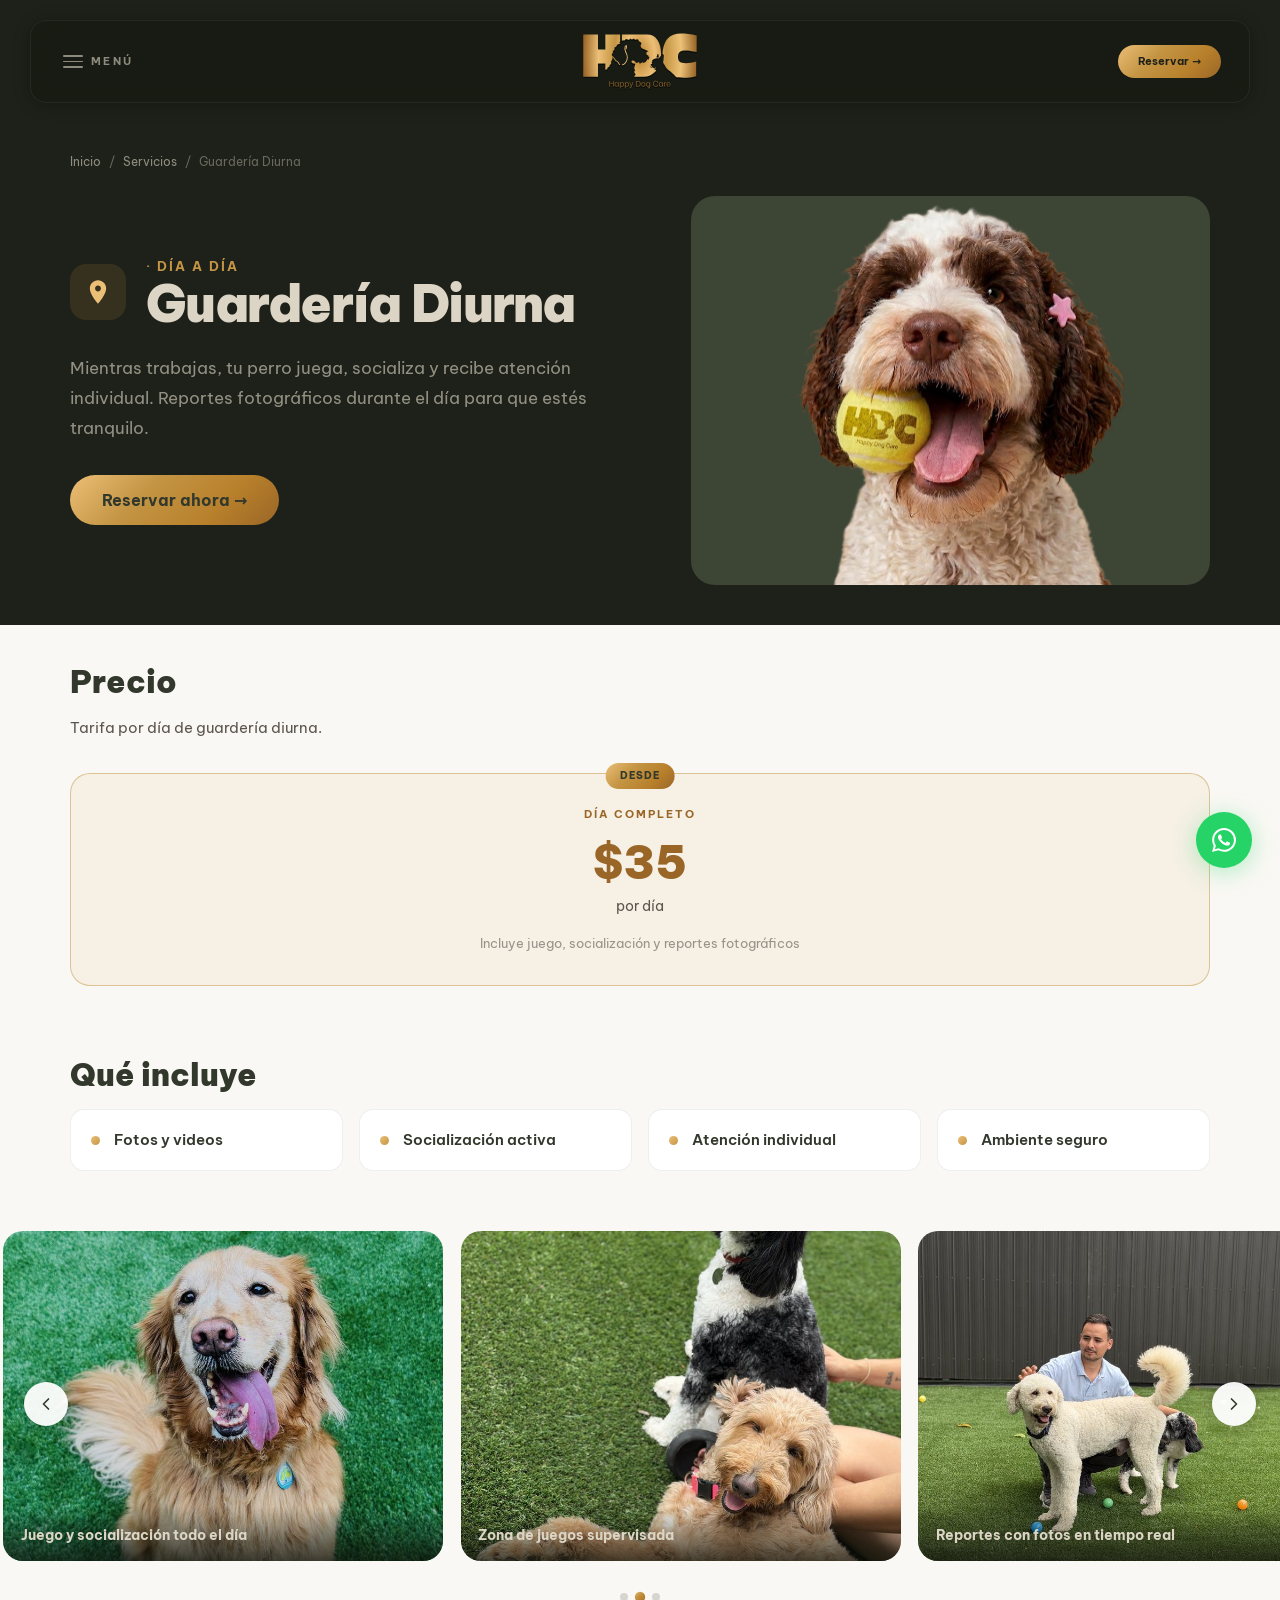
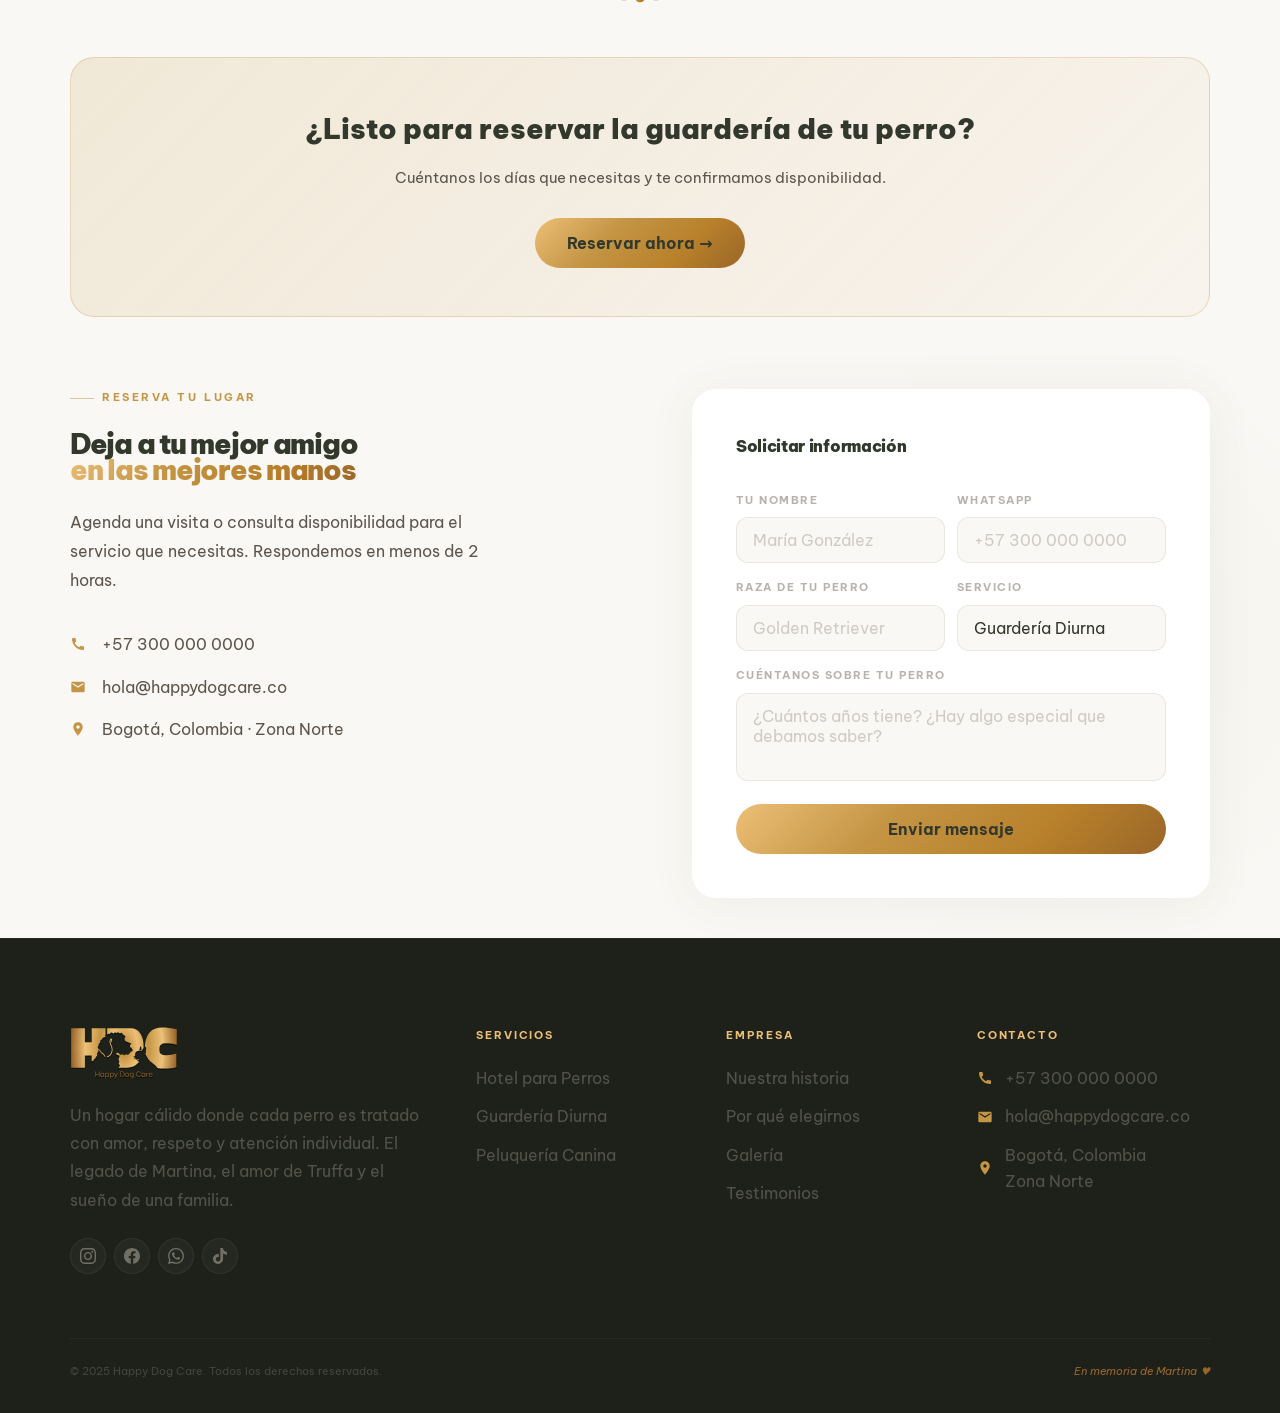
<file: guarderia.html>
<!DOCTYPE html>
<html lang="es">
<head>
<meta charset="UTF-8">
<meta name="viewport" content="width=device-width, initial-scale=1.0">
<title>Guardería Diurna — Happy Dog Care</title>
<meta name="description" content="Guardería diurna para perros en Bogotá desde $35 por día. Juego, socialización y reportes fotográficos.">
<meta name="theme-color" content="#1e2119">
<link rel="preconnect" href="https://fonts.googleapis.com">
<link rel="preconnect" href="https://fonts.gstatic.com" crossorigin>
<link href="https://fonts.googleapis.com/css2?family=Be+Vietnam+Pro:ital,wght@0,300;0,400;0,500;0,600;0,700;0,800;0,900;1,400;1,500&display=swap" rel="stylesheet" media="print" onload="this.media='all'">
<noscript><link href="https://fonts.googleapis.com/css2?family=Be+Vietnam+Pro:ital,wght@0,300;0,400;0,500;0,600;0,700;0,800;0,900;1,400;1,500&display=swap" rel="stylesheet"></noscript>
<link rel="stylesheet" href="styles.css">
</head>
<body class="svc-page">

<nav class="nav" id="nav">
  <div class="wrap">
    <div class="nav-row">
      <div class="nav-left">
        <button class="burger" id="burger" aria-label="Abrir menú">
          <div class="burger-lines"><span></span><span></span><span></span></div>
          <span class="burger-txt">Menú</span>
        </button>
      </div>
      <div class="nav-center">
        <a href="Homepage.html#inicio" class="nav-logo" aria-label="HDC Happy Dog Care — inicio">
          <svg class="svg-logo svg-logo-nav" viewBox="0 0 1222 602" aria-hidden="true" xmlns="http://www.w3.org/2000/svg"><defs><filter id="hdc-sh" x="-2%" y="-2%" width="106%" height="115%" filterUnits="objectBoundingBox" color-interpolation-filters="sRGB"><feFlood flood-opacity="0" result="BackgroundImageFix"/><feColorMatrix in="SourceAlpha" type="matrix" values="0 0 0 0 0 0 0 0 0 0 0 0 0 0 0 0 0 0 127 0" result="hardAlpha"/><feOffset dy="7"/><feGaussianBlur stdDeviation="6.5"/><feComposite in2="hardAlpha" operator="out"/><feColorMatrix type="matrix" values="0 0 0 0 0 0 0 0 0 0 0 0 0 0 0 0 0 0 0.42 0"/><feBlend mode="normal" in2="BackgroundImageFix" result="effect1_dropShadow"/><feBlend mode="normal" in="SourceGraphic" in2="effect1_dropShadow" result="shape"/></filter><radialGradient id="hdc-gr" cx="0" cy="0" r="1" gradientUnits="userSpaceOnUse" gradientTransform="translate(610.456 238.114) scale(597.456 1090.61)"><stop stop-color="#B8802B"/><stop offset="0.26" stop-color="#ECBF77"/><stop offset="0.46" stop-color="#C49544"/><stop offset="0.73" stop-color="#ECC178"/><stop offset="1" stop-color="#9A6628"/></radialGradient></defs><g filter="url(#hdc-sh)">
      <path d="M1044.71 6C1092.21 6 1144.69 12.6582 1208.02 26.6846L1207.57 201.013C1161.88 189.637 1125.69 184.336 1091.76 184.336C1033.86 184.336 1011.24 203.727 1011.24 253.821C1011.24 301.265 1033.41 318.589 1094.48 318.589C1132.47 318.589 1165.5 313.224 1202.59 300.555V454.845C1152.83 466.867 1121.62 470.229 1070.5 470.229C1038.14 470.229 1011.74 468.197 989.505 463.583C981.953 452.446 973.565 442.419 963.289 433.579L928.975 403.975C908.424 386.199 887.034 372.819 876.177 347.287L868.939 333.649L856.942 314.802C856.057 310.831 855.236 306.806 854.483 302.73C857.169 298.653 858.702 293.746 858.857 288.209C859.181 275.217 859.762 262.612 861.83 249.685C862.735 243.867 862.412 238.179 861.055 233.008C860.021 229.259 858.664 224.54 854.398 222.795C852.645 222.077 850.523 222.541 848.547 223.396C850.518 154.357 870.927 92.9647 903.577 58.0977C936.147 23.3873 982.741 6.00009 1044.71 6ZM168.161 172.895H245.968V15.2432H401.129V93.8506C396.794 95.0046 392.897 97.818 392.405 102.245C392.341 103.15 392.147 103.926 392.018 104.702C395.286 104.029 398.389 103.603 401.129 103.485V113.087C393.987 113.473 383.58 114.545 370.82 122.542C366.491 125.257 366.491 129.588 365.328 133.789C361.774 146.781 344.583 147.944 341.934 152.404C338.703 157.899 350.27 172.701 332.047 185.176L323.581 190.993C333.921 206.441 314.728 212.453 314.017 225.639C313.5 235.076 319.122 243.415 326.23 248.327V248.068L326.295 248.133C326.553 248.327 326.812 248.585 327.07 248.779C327.199 248.844 327.329 248.973 327.522 249.167C327.975 249.684 328.492 250.137 328.944 250.719C329.914 251.882 330.689 253.046 331.853 254.08C332.886 255.05 332.951 255.696 334.179 256.277C334.89 256.665 334.825 256.924 335.213 257.506C343.808 262.935 348.525 270.756 352.597 279.482C352.855 280.452 353.243 281.227 353.76 282.003C353.954 282.326 354.084 282.649 354.213 282.973C354.988 284.782 356.086 286.14 357.443 287.368C358.025 288.015 358.736 288.597 359.512 288.984C367.848 294.478 381.677 295.125 387.493 311.349C390.173 318.83 394.786 324.85 401.129 328.352V338.851C391.327 335.039 383.659 327.141 379.868 316.455C372.889 296.805 353.501 306.048 344.906 284.977C342.451 278.836 339.155 273.148 334.179 268.235L331.788 267.072C330.043 265.133 328.621 262.935 326.683 261.189C325.972 260.543 325.132 259.962 324.292 259.574C321.319 257.247 318.541 254.726 316.085 252.076C315.697 260.802 325.971 268.106 319.768 277.802L308.976 294.672C304.581 301.523 304.711 308.634 307.425 315.356L307.296 315.421C311.044 325.763 288.103 336.428 289.524 347.158C290.817 357.371 260.121 361.055 266.583 382.127C260.808 380.839 253.11 383.298 246.032 387.569V322.531H168.161V460.792H13V15.2432H168.161V172.895ZM683.857 15.2432C733.617 15.2432 767.997 33.2773 795.139 73.999C820.019 111.424 832.686 161.519 832.686 223.636C832.686 228.337 832.616 232.966 832.481 237.521C830.367 240.222 828.368 243.032 826.353 245.807L814.784 261.901C810.778 267.46 804.832 268.429 798.111 267.201C790.421 265.844 782.473 266.49 774.848 267.653C762.181 269.528 750.871 275.927 742.6 285.688C739.239 289.695 737.689 294.026 738.723 299.262C739.627 303.592 737.559 307.277 733.101 308.182C731.873 308.44 730.644 308.764 729.998 309.798C732.066 310.444 733.553 310.961 734.975 310.702C737.753 314.063 741.178 316.261 738.399 320.269C735.814 323.953 732.002 325.892 727.672 327.314C727.22 330.546 724.894 335.523 726.832 338.69L736.978 355.432C740.015 360.409 744.215 364.416 749.32 367.39C756.687 371.72 766.187 371.204 772.133 365.192C774.007 363.318 775.881 362.349 778.014 364.417C783.118 369.33 769.289 378.96 755.589 377.409C759.789 382.516 765.283 384.713 770.841 387.169L773.813 388.462C776.652 390.751 778.973 393.45 780.847 396.449C778.316 399.484 775.693 402.445 772.973 405.332C738.593 442.757 696.524 460.792 646.312 460.792H553.308C550.381 457.053 550.182 453.861 562.946 443.404C563.14 443.275 563.334 443.21 563.528 443.081C563.787 442.952 564.11 442.757 564.368 442.628C565.337 439.008 564.95 435.001 562.946 431.188L553.512 418.324C542.655 403.458 565.79 395.895 559.069 389.108C546.274 376.116 550.41 358.34 558.229 341.793C560.944 336.105 562.235 329.835 561.072 323.889C542.848 323.113 517.517 311.607 521.652 298.228C523.462 292.281 530.57 289.437 536.709 290.794C550.409 293.897 561.266 302.881 568.439 314.839C585.952 316.843 598.619 305.079 603.854 310.573C605.986 312.771 603.66 315.938 603.789 317.812C603.983 320.85 609.023 321.239 611.35 320.722C628.862 316.65 636.165 301.266 640.301 311.349C645.083 322.983 676.813 308.311 686.959 280.129C687.411 278.836 689.221 277.931 690.126 277.802C693.034 277.479 695.489 281.808 697.815 281.356C704.859 279.934 709.836 262.871 709.513 251.042C700.272 249.167 694.908 240.894 697.493 238.373L701.758 234.171C695.489 235.787 690.642 235.593 685.925 231.456C679.527 225.768 676.361 215.943 678.816 207.605C681.789 197.651 690.901 193.062 702.146 192.222C691.224 184.594 678.622 181.039 666.344 175.997L637.069 163.91C627.505 159.967 620.849 151.241 618.458 141.093C616.325 131.85 618.782 123.576 624.921 116.725C632.74 108.063 620.074 94.036 602.69 88.6064C595.194 86.9259 598.554 71.9299 587.633 67.082C572.511 60.3599 567.276 78.5232 553.641 65.2725C548.148 59.9076 539.682 57.322 533.995 63.5918C531.992 65.7893 530.183 67.6641 527.856 67.9229C524.819 68.1814 523.009 66.9532 520.489 64.8203C515.772 60.8128 506.272 58.9379 502.2 64.6904C498 70.6371 493.993 72.1885 489.922 72.1885C483.46 71.6066 479.001 62.1704 468.338 63.0752C451.859 64.4972 456.059 82.9187 437.706 77.877C431.115 76.0424 423.558 77.2592 420.581 83.3301V15.2432H683.857ZM722.89 346.771C719.271 353.299 721.985 360.991 727.736 365.839C731.678 369.2 735.75 371.074 741.631 371.333C734.07 364.869 728.253 356.725 722.89 346.771ZM719.594 325.957C714.683 331.839 712.938 339.466 714.23 347.934C715.2 344.96 716.105 341.858 718.818 339.467L719.594 325.957ZM447.464 165.203C447.012 146.846 455.155 126.549 467.498 129.522C480.487 132.626 474.929 159.257 465.171 174.123C461.94 171.99 461.358 169.017 459.872 166.948C463.943 157.77 467.239 148.914 465.559 138.185C454.444 148.01 456.124 165.591 459.032 179.682C461.229 190.218 465.623 199.655 470.405 209.609C483.395 236.628 486.174 266.555 474.348 294.414C464.759 317.185 445.457 338.117 420.581 341.054V331.312C449.914 327.291 470.212 293.339 472.215 262.806C474.994 220.791 448.369 201.529 447.464 165.203ZM804.38 223.248C803.863 221.632 802.118 217.301 800.115 218.012C796.109 220.339 793.782 225.38 792.554 229.646L784.153 259.187C790.292 259.251 795.204 258.928 800.567 260.026C804.122 260.737 807.353 259.638 809.162 256.342C808.451 244.966 807.611 234.107 804.38 223.248Z" fill="url(#hdc-gr)"/>
      <path d="M912.572 564.85C908.022 564.85 904.182 563.74 901.053 561.522C897.925 559.304 895.593 556.403 894.057 552.819C892.521 549.235 891.753 545.452 891.753 541.471C891.753 537.489 892.521 533.706 894.057 530.122C895.593 526.539 897.925 523.638 901.053 521.419C904.182 519.201 908.022 518.092 912.572 518.092C918.545 518.092 923.323 520.111 926.907 524.15C930.49 528.188 932.282 534.019 932.282 541.641V543.262H897.64V543.86C897.64 546.59 898.238 549.207 899.432 551.71C900.684 554.156 902.447 556.118 904.722 557.597C906.998 559.076 909.586 559.816 912.487 559.816C915.672 559.816 918.403 559.019 920.678 557.426C922.953 555.777 924.66 553.558 925.798 550.771H931.6C930.348 554.81 928.13 558.166 924.944 560.839C921.759 563.513 917.635 564.85 912.572 564.85ZM926.395 538.911C926.167 533.279 924.802 529.212 922.299 526.709C919.796 524.207 916.554 522.955 912.572 522.955C908.135 522.955 904.609 524.434 901.992 527.392C899.432 530.35 898.039 534.19 897.811 538.911H926.395Z" fill="#9A6628"/>
      <path d="M865.046 519.457H870.848V526.624H871.274C872.071 524.633 873.407 522.955 875.285 521.59C877.162 520.168 879.494 519.457 882.281 519.457C883.305 519.457 884.102 519.514 884.67 519.627C885.296 519.684 885.95 519.855 886.633 520.139L886.462 525.941C885.495 525.657 884.67 525.486 883.988 525.43C883.362 525.316 882.566 525.259 881.599 525.259C878.356 525.259 875.74 526.254 873.749 528.245C871.815 530.179 870.848 533.422 870.848 537.972V564.338H865.046V519.457Z" fill="#9A6628"/>
      <path d="M829.116 564.85C825.134 564.85 821.692 563.826 818.791 561.778C815.947 559.73 813.757 556.943 812.221 553.416C810.742 549.889 810.003 545.936 810.003 541.556C810.003 537.119 810.742 533.137 812.221 529.61C813.757 526.027 815.976 523.211 818.877 521.163C821.835 519.115 825.361 518.092 829.457 518.092C833.496 518.092 836.767 519.087 839.269 521.078C841.829 523.012 843.792 525.373 845.157 528.16H845.754V519.457H851.642V564.338H845.754V554.611H845.157C843.678 557.512 841.63 559.958 839.013 561.949C836.454 563.883 833.154 564.85 829.116 564.85ZM830.737 559.645C835.515 559.645 839.156 557.938 841.659 554.525C844.218 551.055 845.498 546.704 845.498 541.471C845.498 536.237 844.218 531.914 841.659 528.501C839.156 525.088 835.515 523.382 830.737 523.382C825.902 523.382 822.233 525.117 819.73 528.587C817.284 532 816.061 536.294 816.061 541.471C816.061 546.704 817.312 551.055 819.815 554.525C822.318 557.938 825.959 559.645 830.737 559.645Z" fill="#9A6628"/>
      <path d="M776.315 564.85C770.797 564.85 766.019 563.541 761.98 560.925C757.998 558.308 754.927 554.696 752.765 550.088C750.66 545.424 749.608 540.105 749.608 534.133C749.608 528.103 750.66 522.784 752.765 518.177C754.927 513.512 757.998 509.872 761.98 507.255C766.019 504.639 770.797 503.33 776.315 503.33C782.97 503.33 788.488 505.179 792.868 508.876C797.305 512.574 800.263 517.608 801.742 523.979H795.94C794.631 519.315 792.242 515.617 788.772 512.887C785.359 510.099 781.235 508.706 776.4 508.706C769.802 508.706 764.711 510.981 761.127 515.532C757.6 520.082 755.837 526.254 755.837 534.047C755.837 541.783 757.6 547.955 761.127 552.563C764.711 557.114 769.802 559.389 776.4 559.389C780.951 559.389 784.847 558.194 788.09 555.805C791.389 553.359 793.778 550.06 795.257 545.908H801.23C799.58 551.71 796.594 556.317 792.271 559.73C787.948 563.143 782.629 564.85 776.315 564.85Z" fill="#9A6628"/>
      <path d="M698.371 582C695.755 582 693.337 581.602 691.119 580.805V575.771C691.801 575.999 692.768 576.198 694.02 576.369C695.271 576.539 696.551 576.625 697.859 576.625C702.467 576.625 705.994 575.345 708.44 572.785C710.886 570.225 712.109 566.727 712.109 562.29V553.416H711.426C710.118 556.317 708.098 558.706 705.368 560.583C702.637 562.461 699.367 563.399 695.556 563.399C691.801 563.399 688.474 562.432 685.573 560.498C682.671 558.564 680.396 555.891 678.747 552.478C677.154 549.008 676.357 545.083 676.357 540.703C676.357 536.323 677.125 532.426 678.661 529.013C680.254 525.543 682.501 522.841 685.402 520.907C688.303 518.973 691.659 518.006 695.47 518.006C699.452 518.006 702.808 519.03 705.539 521.078C708.326 523.126 710.317 525.629 711.511 528.587H712.109V519.542H717.996V562.29C717.996 565.532 717.313 568.661 715.948 571.676C714.583 574.69 712.421 577.165 709.464 579.099C706.562 581.033 702.865 582 698.371 582ZM697.262 558.194C700.391 558.194 703.064 557.398 705.283 555.805C707.501 554.156 709.151 551.994 710.231 549.321C711.369 546.647 711.938 543.718 711.938 540.532C711.938 537.46 711.369 534.616 710.231 532C709.151 529.326 707.501 527.193 705.283 525.6C703.121 524.007 700.447 523.211 697.262 523.211C694.077 523.211 691.375 524.007 689.156 525.6C686.995 527.193 685.345 529.326 684.207 532C683.127 534.616 682.586 537.46 682.586 540.532C682.586 543.718 683.127 546.647 684.207 549.321C685.345 551.994 686.995 554.156 689.156 555.805C691.375 557.398 694.077 558.194 697.262 558.194Z" fill="#9A6628"/>
      <path d="M646.182 564.85C641.688 564.85 637.877 563.74 634.748 561.522C631.619 559.304 629.259 556.431 627.666 552.904C626.13 549.321 625.362 545.538 625.362 541.556C625.362 537.517 626.13 533.734 627.666 530.208C629.259 526.624 631.619 523.723 634.748 521.505C637.877 519.286 641.688 518.177 646.182 518.177C650.675 518.177 654.487 519.286 657.615 521.505C660.744 523.723 663.076 526.624 664.612 530.208C666.205 533.734 667.001 537.489 667.001 541.471C667.001 545.509 666.205 549.321 664.612 552.904C663.076 556.431 660.744 559.304 657.615 561.522C654.487 563.74 650.675 564.85 646.182 564.85ZM646.182 559.645C649.196 559.645 651.813 558.848 654.031 557.256C656.307 555.606 658.042 553.416 659.236 550.686C660.488 547.898 661.113 544.827 661.113 541.471C661.113 538.058 660.516 534.986 659.322 532.256C658.127 529.468 656.392 527.278 654.117 525.686C651.841 524.093 649.196 523.296 646.182 523.296C643.167 523.296 640.522 524.093 638.246 525.686C635.971 527.278 634.236 529.468 633.042 532.256C631.847 535.043 631.25 538.115 631.25 541.471C631.25 544.884 631.847 547.984 633.042 550.771C634.236 553.501 635.943 555.663 638.161 557.256C640.436 558.848 643.11 559.645 646.182 559.645Z" fill="#9A6628"/>
      <path d="M568.668 504.61H590.17C595.517 504.61 600.181 505.833 604.163 508.279C608.202 510.668 611.302 514.138 613.464 518.689C615.682 523.183 616.791 528.444 616.791 534.474C616.791 540.504 615.682 545.765 613.464 550.259C611.302 554.753 608.202 558.223 604.163 560.669C600.181 563.115 595.488 564.338 590.085 564.338H568.668V504.61ZM589.402 558.877C593.611 558.877 597.309 557.938 600.494 556.061C603.737 554.127 606.239 551.311 608.003 547.614C609.766 543.917 610.648 539.508 610.648 534.389C610.648 529.269 609.766 524.889 608.003 521.249C606.239 517.551 603.737 514.764 600.494 512.887C597.309 510.953 593.611 509.986 589.402 509.986H574.47V558.877H589.402Z" fill="#9A6628"/>
      <path d="M518.443 570.481C517.533 572.586 516.652 574.292 515.798 575.601C515.002 576.966 513.722 578.217 511.959 579.355C510.195 580.549 507.949 581.147 505.218 581.147C503.568 581.147 502.004 580.948 500.525 580.549V576.027C501.435 576.255 502.658 576.369 504.194 576.369C506.071 576.369 507.55 575.999 508.631 575.259C509.769 574.577 510.679 573.638 511.362 572.444C512.044 571.306 512.869 569.571 513.836 567.239L516.054 561.778L499.245 519.457H505.474L518.87 555.208H519.382L533.631 519.457H539.86L518.443 570.481Z" fill="#9A6628"/>
      <path d="M474.87 564.85C470.888 564.85 467.589 563.883 464.972 561.949C462.355 559.958 460.336 557.512 458.914 554.611H458.317V581.573H452.429V519.457H458.317V528.16H458.914C460.279 525.373 462.213 523.012 464.716 521.078C467.276 519.087 470.575 518.092 474.614 518.092C478.709 518.092 482.208 519.115 485.109 521.163C488.067 523.211 490.285 526.027 491.764 529.61C493.3 533.137 494.068 537.119 494.068 541.556C494.068 545.936 493.3 549.889 491.764 553.416C490.285 556.943 488.095 559.73 485.194 561.778C482.293 563.826 478.852 564.85 474.87 564.85ZM473.249 559.645C478.084 559.645 481.753 557.938 484.255 554.525C486.758 551.055 488.01 546.704 488.01 541.471C488.01 536.294 486.758 532 484.255 528.587C481.753 525.117 478.084 523.382 473.249 523.382C468.527 523.382 464.887 525.117 462.327 528.587C459.767 532.056 458.487 536.38 458.487 541.556C458.487 546.732 459.767 551.055 462.327 554.525C464.887 557.938 468.527 559.645 473.249 559.645Z" fill="#9A6628"/>
      <path d="M421.792 564.85C417.81 564.85 414.51 563.883 411.894 561.949C409.277 559.958 407.258 557.512 405.836 554.611H405.238V581.573H399.351V519.457H405.238V528.16H405.836C407.201 525.373 409.135 523.012 411.638 521.078C414.198 519.087 417.497 518.092 421.536 518.092C425.631 518.092 429.13 519.115 432.031 521.163C434.988 523.211 437.207 526.027 438.686 529.61C440.222 533.137 440.99 537.119 440.99 541.556C440.99 545.936 440.222 549.889 438.686 553.416C437.207 556.943 435.017 559.73 432.116 561.778C429.215 563.826 425.773 564.85 421.792 564.85ZM420.17 559.645C425.005 559.645 428.674 557.938 431.177 554.525C433.68 551.055 434.932 546.704 434.932 541.471C434.932 536.294 433.68 532 431.177 528.587C428.674 525.117 425.005 523.382 420.17 523.382C415.449 523.382 411.809 525.117 409.249 528.587C406.689 532.056 405.409 536.38 405.409 541.556C405.409 546.732 406.689 551.055 409.249 554.525C411.809 557.938 415.449 559.645 420.17 559.645Z" fill="#9A6628"/>
      <path d="M362.995 564.85C359.013 564.85 355.571 563.826 352.67 561.778C349.826 559.73 347.636 556.943 346.1 553.416C344.621 549.889 343.882 545.936 343.882 541.556C343.882 537.119 344.621 533.137 346.1 529.61C347.636 526.027 349.855 523.211 352.756 521.163C355.714 519.115 359.24 518.092 363.336 518.092C367.375 518.092 370.645 519.087 373.148 521.078C375.708 523.012 377.671 525.373 379.036 528.16H379.633V519.457H385.52V564.338H379.633V554.611H379.036C377.557 557.512 375.509 559.958 372.892 561.949C370.333 563.883 367.033 564.85 362.995 564.85ZM364.616 559.645C369.394 559.645 373.035 557.938 375.537 554.525C378.097 551.055 379.377 546.704 379.377 541.471C379.377 536.237 378.097 531.914 375.537 528.501C373.035 525.088 369.394 523.382 364.616 523.382C359.781 523.382 356.112 525.117 353.609 528.587C351.163 532 349.94 536.294 349.94 541.471C349.94 546.704 351.191 551.055 353.694 554.525C356.197 557.938 359.838 559.645 364.616 559.645Z" fill="#9A6628"/>
      <path d="M332.727 504.61V564.338H326.839V536.692H294.416V564.338H288.529V504.61H294.416V531.829H326.839V504.61H332.727Z" fill="#9A6628"/>
    </g></svg>
        </a>
      </div>
      <div class="nav-right">
        <a href="#reservar" class="nav-cta">Reservar &#x2192;</a>
      </div>
    </div>
  </div>
</nav>

<div class="mnav" id="mnav" role="dialog" aria-modal="true" aria-label="Menú de navegación">
  <button class="mnav-x" id="mnav-x" aria-label="Cerrar menú">
    <svg viewBox="0 0 24 24"><path d="M6 18L18 6M6 6l12 12"/></svg>
  </button>
  <a href="nosotros.html" class="mnav-link">Nosotros</a>
  <div class="mnav-item">
    <button class="mnav-toggle" id="mnav-svc-toggle" aria-expanded="false" aria-controls="mnav-sub">
      Servicios
      <svg class="mnav-chev" viewBox="0 0 24 24"><path d="M7 10l5 5 5-5z"/></svg>
    </button>
    <div class="mnav-sub" id="mnav-sub">
      <a href="hotel.html" class="mnav-sublink mnav-link">Hotel para Perros</a>
      <a href="guarderia.html" class="mnav-sublink mnav-link">Guardería Diurna</a>
      <a href="peluqueria.html" class="mnav-sublink mnav-link">Peluquería Canina</a>
      <a href="Homepage.html#servicios" class="mnav-sublink mnav-link mnav-sublink-all">Ver todos &rarr;</a>
    </div>
  </div>
  <a href="Homepage.html#por-que" class="mnav-link">¿Por qué HDC?</a>
  <a href="Homepage.html#galeria" class="mnav-link">Galería</a>
  <a href="#reservar" class="btn-g mnav-link">Reservar ahora</a>
</div>


<section class="svc-hero">
  <div class="wrap">
    <div class="svc-crumb"><a href="Homepage.html">Inicio</a><span>/</span><a href="Homepage.html#servicios">Servicios</a><span>/</span><span>Guardería Diurna</span></div>
    <div class="svc-hero-grid">
      <div class="svc-hero-text">
        <div class="svc-hero-top">
          <div class="svc-hero-icon"><svg viewBox="0 0 24 24"><path d="M12 2C8.13 2 5 5.13 5 9c0 5.25 7 13 7 13s7-7.75 7-13c0-3.87-3.13-7-7-7zm0 9.5c-1.38 0-2.5-1.12-2.5-2.5s1.12-2.5 2.5-2.5 2.5 1.12 2.5 2.5-1.12 2.5-2.5 2.5z"/></svg></div>
          <div>
            <div class="svc-hero-tag">· Día a día</div>
            <h1 class="svc-hero-h">Guardería Diurna</h1>
          </div>
        </div>
        <p class="svc-hero-p">Mientras trabajas, tu perro juega, socializa y recibe atención individual. Reportes fotográficos durante el día para que estés tranquilo.</p>
        <div class="svc-hero-ctas">
          <a href="#reservar" class="btn-g">Reservar ahora &rarr;</a>
        </div>
      </div>
      <div class="svc-hero-media">
        <img src="truffa1.svg" alt="Truffa, perrita de Happy Dog Care" class="svc-hero-img">
      </div>
    </div>
  </div>
</section>

<section class="svc-section">
  <div class="wrap">
    <h2 class="svc-section-h">Precio</h2>
    <p class="svc-section-sub">Tarifa por día de guardería diurna.</p>
    <div class="price-grid">
      <div class="price-card featured">
        <div class="price-badge-top">Desde</div>
        <div class="price-tag">Día completo</div>
        <div class="price-num">$35</div>
        <div class="price-unit">por día</div>
        <div class="price-note">Incluye juego, socialización y reportes fotográficos</div>
      </div>
    </div>
  </div>
</section>

<section class="svc-section">
  <div class="wrap">
    <h2 class="svc-section-h">Qué incluye</h2>
    <div class="svc-feat-grid">
      <div class="svc-feat-card"><span class="dot"></span><span>Fotos y videos</span></div>
      <div class="svc-feat-card"><span class="dot"></span><span>Socialización activa</span></div>
      <div class="svc-feat-card"><span class="dot"></span><span>Atención individual</span></div>
      <div class="svc-feat-card"><span class="dot"></span><span>Ambiente seguro</span></div>
    </div>
  </div>
</section>

<section class="svc-section svc-gallery-full">
  <div class="svc-carousel">
    <button class="svc-car-arrow prev" aria-label="Foto anterior"><svg viewBox="0 0 24 24"><path d="M15 6l-6 6 6 6"/></svg></button>
    <div class="svc-car-track">
      <div class="svc-car-slide">
        <img src="IMG_7135.jpg" alt="Perro feliz socializando en Happy Dog Care" loading="lazy">
        <div class="svc-car-cap">Juego y socialización todo el día</div>
      </div>
      <div class="svc-car-slide">
        <img src="IMG_7941.jpg" alt="Perros jugando juntos en el área de recreación de Happy Dog Care" loading="lazy">
        <div class="svc-car-cap">Zona de juegos supervisada</div>
      </div>
      <div class="svc-car-slide">
        <img src="IMG_7939.jpg" alt="Cuidador de Happy Dog Care jugando con un perro" loading="lazy">
        <div class="svc-car-cap">Reportes con fotos en tiempo real</div>
      </div>
    </div>
    <button class="svc-car-arrow next" aria-label="Foto siguiente"><svg viewBox="0 0 24 24"><path d="M9 6l6 6-6 6"/></svg></button>
  </div>
  <div class="svc-car-dots"></div>
</section>

<section class="svc-section">
  <div class="wrap">
    <div class="svc-cta-band">
      <h3>¿Listo para reservar la guardería de tu perro?</h3>
      <p>Cuéntanos los días que necesitas y te confirmamos disponibilidad.</p>
      <div class="svc-cta-row">
        <a href="#reservar" class="btn-g">Reservar ahora &rarr;</a>
      </div>
    </div>
  </div>
</section>


<section class="booking" id="reservar">
  <div class="wrap">
    <div class="book-in">
      <div>
        <div class="blabel">Reserva tu lugar</div>
        <h2 class="book-h">Deja a tu mejor amigo<br><span class="gt">en las mejores manos</span></h2>
        <p class="book-p">Agenda una visita o consulta disponibilidad para el servicio que necesitas. Respondemos en menos de 2 horas.</p>
        <div class="bc">
          <div class="bc-r">
            <svg viewBox="0 0 24 24"><path d="M20.01 15.38c-1.23 0-2.42-.2-3.53-.56-.35-.12-.74-.03-1.01.24l-1.57 1.97c-2.83-1.35-5.48-3.9-6.89-6.83l1.95-1.66c.27-.28.35-.67.24-1.02-.37-1.12-.56-2.3-.56-3.53 0-.54-.45-.99-.99-.99H4.19C3.65 3 3 3.24 3 3.99 3 13.28 10.73 21 20.01 21c.71 0 .99-.63.99-1.18v-3.45c0-.54-.45-.99-.99-.99z"/></svg>
            <span>+57 300 000 0000</span>
          </div>
          <div class="bc-r">
            <svg viewBox="0 0 24 24"><path d="M20 4H4c-1.1 0-1.99.9-1.99 2L2 18c0 1.1.9 2 2 2h16c1.1 0 2-.9 2-2V6c0-1.1-.9-2-2-2zm0 4l-8 5-8-5V6l8 5 8-5v2z"/></svg>
            <span>hola@happydogcare.co</span>
          </div>
          <div class="bc-r">
            <svg viewBox="0 0 24 24"><path d="M12 2C8.13 2 5 5.13 5 9c0 5.25 7 13 7 13s7-7.75 7-13c0-3.87-3.13-7-7-7zm0 9.5c-1.38 0-2.5-1.12-2.5-2.5s1.12-2.5 2.5-2.5 2.5 1.12 2.5 2.5-1.12 2.5-2.5 2.5z"/></svg>
            <span>Bogotá, Colombia · Zona Norte</span>
          </div>
        </div>
      </div>
      <div class="bform">
        <div class="bform-t">Solicitar información</div>
        <div class="fg-r">
          <div class="fg">
            <label for="nombre">Tu nombre</label>
            <input type="text" id="nombre" placeholder="María González" autocomplete="name">
          </div>
          <div class="fg">
            <label for="tel">WhatsApp</label>
            <input type="tel" id="tel" placeholder="+57 300 000 0000" autocomplete="tel">
          </div>
        </div>
        <div class="fg-r">
          <div class="fg">
            <label for="raza">Raza de tu perro</label>
            <input type="text" id="raza" placeholder="Golden Retriever" autocomplete="off">
          </div>
          <div class="fg">
            <label for="servicio">Servicio</label>
            <select id="servicio">
              <option value="">Seleccionar…</option>
              <option>Hotel para Perros</option>
              <option selected>Guardería Diurna</option>
              <option>Peluquería Canina</option>
              <option>Consulta general</option>
            </select>
          </div>
        </div>
        <div class="fg">
          <label for="msg">Cuéntanos sobre tu perro</label>
          <textarea id="msg" placeholder="¿Cuántos años tiene? ¿Hay algo especial que debamos saber?"></textarea>
        </div>
        <button type="button" class="btn-g mag" style="width:100%;justify-content:center" onclick="this.textContent='¡Enviado! Te contactamos pronto.'">
          Enviar mensaje
        </button>
      </div>
    </div>
  </div>
</section>

<footer class="footer">
  <div class="wrap">
    <div class="foot-in">
      <div>
        <span class="foot-logo"><svg class="svg-logo svg-logo-foot" viewBox="0 0 1222 602" aria-label="HDC Happy Dog Care" xmlns="http://www.w3.org/2000/svg"><defs><filter id="hdc-sh" x="-2%" y="-2%" width="106%" height="115%" filterUnits="objectBoundingBox" color-interpolation-filters="sRGB"><feFlood flood-opacity="0" result="BackgroundImageFix"/><feColorMatrix in="SourceAlpha" type="matrix" values="0 0 0 0 0 0 0 0 0 0 0 0 0 0 0 0 0 0 127 0" result="hardAlpha"/><feOffset dy="7"/><feGaussianBlur stdDeviation="6.5"/><feComposite in2="hardAlpha" operator="out"/><feColorMatrix type="matrix" values="0 0 0 0 0 0 0 0 0 0 0 0 0 0 0 0 0 0 0.42 0"/><feBlend mode="normal" in2="BackgroundImageFix" result="effect1_dropShadow"/><feBlend mode="normal" in="SourceGraphic" in2="effect1_dropShadow" result="shape"/></filter><radialGradient id="hdc-gr" cx="0" cy="0" r="1" gradientUnits="userSpaceOnUse" gradientTransform="translate(610.456 238.114) scale(597.456 1090.61)"><stop stop-color="#B8802B"/><stop offset="0.26" stop-color="#ECBF77"/><stop offset="0.46" stop-color="#C49544"/><stop offset="0.73" stop-color="#ECC178"/><stop offset="1" stop-color="#9A6628"/></radialGradient></defs><g filter="url(#hdc-sh)">
      <path d="M1044.71 6C1092.21 6 1144.69 12.6582 1208.02 26.6846L1207.57 201.013C1161.88 189.637 1125.69 184.336 1091.76 184.336C1033.86 184.336 1011.24 203.727 1011.24 253.821C1011.24 301.265 1033.41 318.589 1094.48 318.589C1132.47 318.589 1165.5 313.224 1202.59 300.555V454.845C1152.83 466.867 1121.62 470.229 1070.5 470.229C1038.14 470.229 1011.74 468.197 989.505 463.583C981.953 452.446 973.565 442.419 963.289 433.579L928.975 403.975C908.424 386.199 887.034 372.819 876.177 347.287L868.939 333.649L856.942 314.802C856.057 310.831 855.236 306.806 854.483 302.73C857.169 298.653 858.702 293.746 858.857 288.209C859.181 275.217 859.762 262.612 861.83 249.685C862.735 243.867 862.412 238.179 861.055 233.008C860.021 229.259 858.664 224.54 854.398 222.795C852.645 222.077 850.523 222.541 848.547 223.396C850.518 154.357 870.927 92.9647 903.577 58.0977C936.147 23.3873 982.741 6.00009 1044.71 6ZM168.161 172.895H245.968V15.2432H401.129V93.8506C396.794 95.0046 392.897 97.818 392.405 102.245C392.341 103.15 392.147 103.926 392.018 104.702C395.286 104.029 398.389 103.603 401.129 103.485V113.087C393.987 113.473 383.58 114.545 370.82 122.542C366.491 125.257 366.491 129.588 365.328 133.789C361.774 146.781 344.583 147.944 341.934 152.404C338.703 157.899 350.27 172.701 332.047 185.176L323.581 190.993C333.921 206.441 314.728 212.453 314.017 225.639C313.5 235.076 319.122 243.415 326.23 248.327V248.068L326.295 248.133C326.553 248.327 326.812 248.585 327.07 248.779C327.199 248.844 327.329 248.973 327.522 249.167C327.975 249.684 328.492 250.137 328.944 250.719C329.914 251.882 330.689 253.046 331.853 254.08C332.886 255.05 332.951 255.696 334.179 256.277C334.89 256.665 334.825 256.924 335.213 257.506C343.808 262.935 348.525 270.756 352.597 279.482C352.855 280.452 353.243 281.227 353.76 282.003C353.954 282.326 354.084 282.649 354.213 282.973C354.988 284.782 356.086 286.14 357.443 287.368C358.025 288.015 358.736 288.597 359.512 288.984C367.848 294.478 381.677 295.125 387.493 311.349C390.173 318.83 394.786 324.85 401.129 328.352V338.851C391.327 335.039 383.659 327.141 379.868 316.455C372.889 296.805 353.501 306.048 344.906 284.977C342.451 278.836 339.155 273.148 334.179 268.235L331.788 267.072C330.043 265.133 328.621 262.935 326.683 261.189C325.972 260.543 325.132 259.962 324.292 259.574C321.319 257.247 318.541 254.726 316.085 252.076C315.697 260.802 325.971 268.106 319.768 277.802L308.976 294.672C304.581 301.523 304.711 308.634 307.425 315.356L307.296 315.421C311.044 325.763 288.103 336.428 289.524 347.158C290.817 357.371 260.121 361.055 266.583 382.127C260.808 380.839 253.11 383.298 246.032 387.569V322.531H168.161V460.792H13V15.2432H168.161V172.895ZM683.857 15.2432C733.617 15.2432 767.997 33.2773 795.139 73.999C820.019 111.424 832.686 161.519 832.686 223.636C832.686 228.337 832.616 232.966 832.481 237.521C830.367 240.222 828.368 243.032 826.353 245.807L814.784 261.901C810.778 267.46 804.832 268.429 798.111 267.201C790.421 265.844 782.473 266.49 774.848 267.653C762.181 269.528 750.871 275.927 742.6 285.688C739.239 289.695 737.689 294.026 738.723 299.262C739.627 303.592 737.559 307.277 733.101 308.182C731.873 308.44 730.644 308.764 729.998 309.798C732.066 310.444 733.553 310.961 734.975 310.702C737.753 314.063 741.178 316.261 738.399 320.269C735.814 323.953 732.002 325.892 727.672 327.314C727.22 330.546 724.894 335.523 726.832 338.69L736.978 355.432C740.015 360.409 744.215 364.416 749.32 367.39C756.687 371.72 766.187 371.204 772.133 365.192C774.007 363.318 775.881 362.349 778.014 364.417C783.118 369.33 769.289 378.96 755.589 377.409C759.789 382.516 765.283 384.713 770.841 387.169L773.813 388.462C776.652 390.751 778.973 393.45 780.847 396.449C778.316 399.484 775.693 402.445 772.973 405.332C738.593 442.757 696.524 460.792 646.312 460.792H553.308C550.381 457.053 550.182 453.861 562.946 443.404C563.14 443.275 563.334 443.21 563.528 443.081C563.787 442.952 564.11 442.757 564.368 442.628C565.337 439.008 564.95 435.001 562.946 431.188L553.512 418.324C542.655 403.458 565.79 395.895 559.069 389.108C546.274 376.116 550.41 358.34 558.229 341.793C560.944 336.105 562.235 329.835 561.072 323.889C542.848 323.113 517.517 311.607 521.652 298.228C523.462 292.281 530.57 289.437 536.709 290.794C550.409 293.897 561.266 302.881 568.439 314.839C585.952 316.843 598.619 305.079 603.854 310.573C605.986 312.771 603.66 315.938 603.789 317.812C603.983 320.85 609.023 321.239 611.35 320.722C628.862 316.65 636.165 301.266 640.301 311.349C645.083 322.983 676.813 308.311 686.959 280.129C687.411 278.836 689.221 277.931 690.126 277.802C693.034 277.479 695.489 281.808 697.815 281.356C704.859 279.934 709.836 262.871 709.513 251.042C700.272 249.167 694.908 240.894 697.493 238.373L701.758 234.171C695.489 235.787 690.642 235.593 685.925 231.456C679.527 225.768 676.361 215.943 678.816 207.605C681.789 197.651 690.901 193.062 702.146 192.222C691.224 184.594 678.622 181.039 666.344 175.997L637.069 163.91C627.505 159.967 620.849 151.241 618.458 141.093C616.325 131.85 618.782 123.576 624.921 116.725C632.74 108.063 620.074 94.036 602.69 88.6064C595.194 86.9259 598.554 71.9299 587.633 67.082C572.511 60.3599 567.276 78.5232 553.641 65.2725C548.148 59.9076 539.682 57.322 533.995 63.5918C531.992 65.7893 530.183 67.6641 527.856 67.9229C524.819 68.1814 523.009 66.9532 520.489 64.8203C515.772 60.8128 506.272 58.9379 502.2 64.6904C498 70.6371 493.993 72.1885 489.922 72.1885C483.46 71.6066 479.001 62.1704 468.338 63.0752C451.859 64.4972 456.059 82.9187 437.706 77.877C431.115 76.0424 423.558 77.2592 420.581 83.3301V15.2432H683.857ZM722.89 346.771C719.271 353.299 721.985 360.991 727.736 365.839C731.678 369.2 735.75 371.074 741.631 371.333C734.07 364.869 728.253 356.725 722.89 346.771ZM719.594 325.957C714.683 331.839 712.938 339.466 714.23 347.934C715.2 344.96 716.105 341.858 718.818 339.467L719.594 325.957ZM447.464 165.203C447.012 146.846 455.155 126.549 467.498 129.522C480.487 132.626 474.929 159.257 465.171 174.123C461.94 171.99 461.358 169.017 459.872 166.948C463.943 157.77 467.239 148.914 465.559 138.185C454.444 148.01 456.124 165.591 459.032 179.682C461.229 190.218 465.623 199.655 470.405 209.609C483.395 236.628 486.174 266.555 474.348 294.414C464.759 317.185 445.457 338.117 420.581 341.054V331.312C449.914 327.291 470.212 293.339 472.215 262.806C474.994 220.791 448.369 201.529 447.464 165.203ZM804.38 223.248C803.863 221.632 802.118 217.301 800.115 218.012C796.109 220.339 793.782 225.38 792.554 229.646L784.153 259.187C790.292 259.251 795.204 258.928 800.567 260.026C804.122 260.737 807.353 259.638 809.162 256.342C808.451 244.966 807.611 234.107 804.38 223.248Z" fill="url(#hdc-gr)"/>
      <path d="M912.572 564.85C908.022 564.85 904.182 563.74 901.053 561.522C897.925 559.304 895.593 556.403 894.057 552.819C892.521 549.235 891.753 545.452 891.753 541.471C891.753 537.489 892.521 533.706 894.057 530.122C895.593 526.539 897.925 523.638 901.053 521.419C904.182 519.201 908.022 518.092 912.572 518.092C918.545 518.092 923.323 520.111 926.907 524.15C930.49 528.188 932.282 534.019 932.282 541.641V543.262H897.64V543.86C897.64 546.59 898.238 549.207 899.432 551.71C900.684 554.156 902.447 556.118 904.722 557.597C906.998 559.076 909.586 559.816 912.487 559.816C915.672 559.816 918.403 559.019 920.678 557.426C922.953 555.777 924.66 553.558 925.798 550.771H931.6C930.348 554.81 928.13 558.166 924.944 560.839C921.759 563.513 917.635 564.85 912.572 564.85ZM926.395 538.911C926.167 533.279 924.802 529.212 922.299 526.709C919.796 524.207 916.554 522.955 912.572 522.955C908.135 522.955 904.609 524.434 901.992 527.392C899.432 530.35 898.039 534.19 897.811 538.911H926.395Z" fill="#9A6628"/>
      <path d="M865.046 519.457H870.848V526.624H871.274C872.071 524.633 873.407 522.955 875.285 521.59C877.162 520.168 879.494 519.457 882.281 519.457C883.305 519.457 884.102 519.514 884.67 519.627C885.296 519.684 885.95 519.855 886.633 520.139L886.462 525.941C885.495 525.657 884.67 525.486 883.988 525.43C883.362 525.316 882.566 525.259 881.599 525.259C878.356 525.259 875.74 526.254 873.749 528.245C871.815 530.179 870.848 533.422 870.848 537.972V564.338H865.046V519.457Z" fill="#9A6628"/>
      <path d="M829.116 564.85C825.134 564.85 821.692 563.826 818.791 561.778C815.947 559.73 813.757 556.943 812.221 553.416C810.742 549.889 810.003 545.936 810.003 541.556C810.003 537.119 810.742 533.137 812.221 529.61C813.757 526.027 815.976 523.211 818.877 521.163C821.835 519.115 825.361 518.092 829.457 518.092C833.496 518.092 836.767 519.087 839.269 521.078C841.829 523.012 843.792 525.373 845.157 528.16H845.754V519.457H851.642V564.338H845.754V554.611H845.157C843.678 557.512 841.63 559.958 839.013 561.949C836.454 563.883 833.154 564.85 829.116 564.85ZM830.737 559.645C835.515 559.645 839.156 557.938 841.659 554.525C844.218 551.055 845.498 546.704 845.498 541.471C845.498 536.237 844.218 531.914 841.659 528.501C839.156 525.088 835.515 523.382 830.737 523.382C825.902 523.382 822.233 525.117 819.73 528.587C817.284 532 816.061 536.294 816.061 541.471C816.061 546.704 817.312 551.055 819.815 554.525C822.318 557.938 825.959 559.645 830.737 559.645Z" fill="#9A6628"/>
      <path d="M776.315 564.85C770.797 564.85 766.019 563.541 761.98 560.925C757.998 558.308 754.927 554.696 752.765 550.088C750.66 545.424 749.608 540.105 749.608 534.133C749.608 528.103 750.66 522.784 752.765 518.177C754.927 513.512 757.998 509.872 761.98 507.255C766.019 504.639 770.797 503.33 776.315 503.33C782.97 503.33 788.488 505.179 792.868 508.876C797.305 512.574 800.263 517.608 801.742 523.979H795.94C794.631 519.315 792.242 515.617 788.772 512.887C785.359 510.099 781.235 508.706 776.4 508.706C769.802 508.706 764.711 510.981 761.127 515.532C757.6 520.082 755.837 526.254 755.837 534.047C755.837 541.783 757.6 547.955 761.127 552.563C764.711 557.114 769.802 559.389 776.4 559.389C780.951 559.389 784.847 558.194 788.09 555.805C791.389 553.359 793.778 550.06 795.257 545.908H801.23C799.58 551.71 796.594 556.317 792.271 559.73C787.948 563.143 782.629 564.85 776.315 564.85Z" fill="#9A6628"/>
      <path d="M698.371 582C695.755 582 693.337 581.602 691.119 580.805V575.771C691.801 575.999 692.768 576.198 694.02 576.369C695.271 576.539 696.551 576.625 697.859 576.625C702.467 576.625 705.994 575.345 708.44 572.785C710.886 570.225 712.109 566.727 712.109 562.29V553.416H711.426C710.118 556.317 708.098 558.706 705.368 560.583C702.637 562.461 699.367 563.399 695.556 563.399C691.801 563.399 688.474 562.432 685.573 560.498C682.671 558.564 680.396 555.891 678.747 552.478C677.154 549.008 676.357 545.083 676.357 540.703C676.357 536.323 677.125 532.426 678.661 529.013C680.254 525.543 682.501 522.841 685.402 520.907C688.303 518.973 691.659 518.006 695.47 518.006C699.452 518.006 702.808 519.03 705.539 521.078C708.326 523.126 710.317 525.629 711.511 528.587H712.109V519.542H717.996V562.29C717.996 565.532 717.313 568.661 715.948 571.676C714.583 574.69 712.421 577.165 709.464 579.099C706.562 581.033 702.865 582 698.371 582ZM697.262 558.194C700.391 558.194 703.064 557.398 705.283 555.805C707.501 554.156 709.151 551.994 710.231 549.321C711.369 546.647 711.938 543.718 711.938 540.532C711.938 537.46 711.369 534.616 710.231 532C709.151 529.326 707.501 527.193 705.283 525.6C703.121 524.007 700.447 523.211 697.262 523.211C694.077 523.211 691.375 524.007 689.156 525.6C686.995 527.193 685.345 529.326 684.207 532C683.127 534.616 682.586 537.46 682.586 540.532C682.586 543.718 683.127 546.647 684.207 549.321C685.345 551.994 686.995 554.156 689.156 555.805C691.375 557.398 694.077 558.194 697.262 558.194Z" fill="#9A6628"/>
      <path d="M646.182 564.85C641.688 564.85 637.877 563.74 634.748 561.522C631.619 559.304 629.259 556.431 627.666 552.904C626.13 549.321 625.362 545.538 625.362 541.556C625.362 537.517 626.13 533.734 627.666 530.208C629.259 526.624 631.619 523.723 634.748 521.505C637.877 519.286 641.688 518.177 646.182 518.177C650.675 518.177 654.487 519.286 657.615 521.505C660.744 523.723 663.076 526.624 664.612 530.208C666.205 533.734 667.001 537.489 667.001 541.471C667.001 545.509 666.205 549.321 664.612 552.904C663.076 556.431 660.744 559.304 657.615 561.522C654.487 563.74 650.675 564.85 646.182 564.85ZM646.182 559.645C649.196 559.645 651.813 558.848 654.031 557.256C656.307 555.606 658.042 553.416 659.236 550.686C660.488 547.898 661.113 544.827 661.113 541.471C661.113 538.058 660.516 534.986 659.322 532.256C658.127 529.468 656.392 527.278 654.117 525.686C651.841 524.093 649.196 523.296 646.182 523.296C643.167 523.296 640.522 524.093 638.246 525.686C635.971 527.278 634.236 529.468 633.042 532.256C631.847 535.043 631.25 538.115 631.25 541.471C631.25 544.884 631.847 547.984 633.042 550.771C634.236 553.501 635.943 555.663 638.161 557.256C640.436 558.848 643.11 559.645 646.182 559.645Z" fill="#9A6628"/>
      <path d="M568.668 504.61H590.17C595.517 504.61 600.181 505.833 604.163 508.279C608.202 510.668 611.302 514.138 613.464 518.689C615.682 523.183 616.791 528.444 616.791 534.474C616.791 540.504 615.682 545.765 613.464 550.259C611.302 554.753 608.202 558.223 604.163 560.669C600.181 563.115 595.488 564.338 590.085 564.338H568.668V504.61ZM589.402 558.877C593.611 558.877 597.309 557.938 600.494 556.061C603.737 554.127 606.239 551.311 608.003 547.614C609.766 543.917 610.648 539.508 610.648 534.389C610.648 529.269 609.766 524.889 608.003 521.249C606.239 517.551 603.737 514.764 600.494 512.887C597.309 510.953 593.611 509.986 589.402 509.986H574.47V558.877H589.402Z" fill="#9A6628"/>
      <path d="M518.443 570.481C517.533 572.586 516.652 574.292 515.798 575.601C515.002 576.966 513.722 578.217 511.959 579.355C510.195 580.549 507.949 581.147 505.218 581.147C503.568 581.147 502.004 580.948 500.525 580.549V576.027C501.435 576.255 502.658 576.369 504.194 576.369C506.071 576.369 507.55 575.999 508.631 575.259C509.769 574.577 510.679 573.638 511.362 572.444C512.044 571.306 512.869 569.571 513.836 567.239L516.054 561.778L499.245 519.457H505.474L518.87 555.208H519.382L533.631 519.457H539.86L518.443 570.481Z" fill="#9A6628"/>
      <path d="M474.87 564.85C470.888 564.85 467.589 563.883 464.972 561.949C462.355 559.958 460.336 557.512 458.914 554.611H458.317V581.573H452.429V519.457H458.317V528.16H458.914C460.279 525.373 462.213 523.012 464.716 521.078C467.276 519.087 470.575 518.092 474.614 518.092C478.709 518.092 482.208 519.115 485.109 521.163C488.067 523.211 490.285 526.027 491.764 529.61C493.3 533.137 494.068 537.119 494.068 541.556C494.068 545.936 493.3 549.889 491.764 553.416C490.285 556.943 488.095 559.73 485.194 561.778C482.293 563.826 478.852 564.85 474.87 564.85ZM473.249 559.645C478.084 559.645 481.753 557.938 484.255 554.525C486.758 551.055 488.01 546.704 488.01 541.471C488.01 536.294 486.758 532 484.255 528.587C481.753 525.117 478.084 523.382 473.249 523.382C468.527 523.382 464.887 525.117 462.327 528.587C459.767 532.056 458.487 536.38 458.487 541.556C458.487 546.732 459.767 551.055 462.327 554.525C464.887 557.938 468.527 559.645 473.249 559.645Z" fill="#9A6628"/>
      <path d="M421.792 564.85C417.81 564.85 414.51 563.883 411.894 561.949C409.277 559.958 407.258 557.512 405.836 554.611H405.238V581.573H399.351V519.457H405.238V528.16H405.836C407.201 525.373 409.135 523.012 411.638 521.078C414.198 519.087 417.497 518.092 421.536 518.092C425.631 518.092 429.13 519.115 432.031 521.163C434.988 523.211 437.207 526.027 438.686 529.61C440.222 533.137 440.99 537.119 440.99 541.556C440.99 545.936 440.222 549.889 438.686 553.416C437.207 556.943 435.017 559.73 432.116 561.778C429.215 563.826 425.773 564.85 421.792 564.85ZM420.17 559.645C425.005 559.645 428.674 557.938 431.177 554.525C433.68 551.055 434.932 546.704 434.932 541.471C434.932 536.294 433.68 532 431.177 528.587C428.674 525.117 425.005 523.382 420.17 523.382C415.449 523.382 411.809 525.117 409.249 528.587C406.689 532.056 405.409 536.38 405.409 541.556C405.409 546.732 406.689 551.055 409.249 554.525C411.809 557.938 415.449 559.645 420.17 559.645Z" fill="#9A6628"/>
      <path d="M362.995 564.85C359.013 564.85 355.571 563.826 352.67 561.778C349.826 559.73 347.636 556.943 346.1 553.416C344.621 549.889 343.882 545.936 343.882 541.556C343.882 537.119 344.621 533.137 346.1 529.61C347.636 526.027 349.855 523.211 352.756 521.163C355.714 519.115 359.24 518.092 363.336 518.092C367.375 518.092 370.645 519.087 373.148 521.078C375.708 523.012 377.671 525.373 379.036 528.16H379.633V519.457H385.52V564.338H379.633V554.611H379.036C377.557 557.512 375.509 559.958 372.892 561.949C370.333 563.883 367.033 564.85 362.995 564.85ZM364.616 559.645C369.394 559.645 373.035 557.938 375.537 554.525C378.097 551.055 379.377 546.704 379.377 541.471C379.377 536.237 378.097 531.914 375.537 528.501C373.035 525.088 369.394 523.382 364.616 523.382C359.781 523.382 356.112 525.117 353.609 528.587C351.163 532 349.94 536.294 349.94 541.471C349.94 546.704 351.191 551.055 353.694 554.525C356.197 557.938 359.838 559.645 364.616 559.645Z" fill="#9A6628"/>
      <path d="M332.727 504.61V564.338H326.839V536.692H294.416V564.338H288.529V504.61H294.416V531.829H326.839V504.61H332.727Z" fill="#9A6628"/>
    </g></svg></span>
        <p class="foot-desc">Un hogar cálido donde cada perro es tratado con amor, respeto y atención individual. El legado de Martina, el amor de Truffa y el sueño de una familia.</p>
        <div class="foot-social">
          <a href="#" class="fsl" aria-label="Instagram">
            <svg viewBox="0 0 24 24"><path d="M12 2.163c3.204 0 3.584.012 4.85.07 3.252.148 4.771 1.691 4.919 4.919.058 1.265.069 1.645.069 4.849 0 3.205-.012 3.584-.069 4.849-.149 3.225-1.664 4.771-4.919 4.919-1.266.058-1.644.07-4.85.07-3.204 0-3.584-.012-4.849-.07-3.26-.149-4.771-1.699-4.919-4.92-.058-1.265-.07-1.644-.07-4.849 0-3.204.013-3.583.07-4.849.149-3.227 1.664-4.771 4.919-4.919 1.266-.057 1.645-.069 4.849-.069zm0-2.163c-3.259 0-3.667.014-4.947.072-4.358.2-6.78 2.618-6.98 6.98-.059 1.281-.073 1.689-.073 4.948 0 3.259.014 3.668.072 4.948.2 4.358 2.618 6.78 6.98 6.98 1.281.058 1.689.072 4.948.072 3.259 0 3.668-.014 4.948-.072 4.354-.2 6.782-2.618 6.979-6.98.059-1.28.073-1.689.073-4.948 0-3.259-.014-3.667-.072-4.947-.196-4.354-2.617-6.78-6.979-6.98-1.281-.059-1.69-.073-4.949-.073zm0 5.838c-3.403 0-6.162 2.759-6.162 6.162s2.759 6.163 6.162 6.163 6.162-2.759 6.162-6.163c0-3.403-2.759-6.162-6.162-6.162zm0 10.162c-2.209 0-4-1.79-4-4 0-2.209 1.791-4 4-4s4 1.791 4 4c0 2.21-1.791 4-4 4zm6.406-11.845c-.796 0-1.441.645-1.441 1.44s.645 1.44 1.441 1.44c.795 0 1.439-.645 1.439-1.44s-.644-1.44-1.439-1.44z"/></svg>
          </a>
          <a href="#" class="fsl" aria-label="Facebook">
            <svg viewBox="0 0 24 24"><path d="M24 12.073c0-6.627-5.373-12-12-12s-12 5.373-12 12c0 5.99 4.388 10.954 10.125 11.854v-8.385H7.078v-3.47h3.047V9.43c0-3.007 1.792-4.669 4.533-4.669 1.312 0 2.686.235 2.686.235v2.953H15.83c-1.491 0-1.956.925-1.956 1.874v2.25h3.328l-.532 3.47h-2.796v8.385C19.612 23.027 24 18.062 24 12.073z"/></svg>
          </a>
          <a href="#" class="fsl" aria-label="WhatsApp">
            <svg viewBox="0 0 24 24"><path d="M17.472 14.382c-.297-.149-1.758-.867-2.03-.967-.273-.099-.471-.148-.67.15-.197.297-.767.966-.94 1.164-.173.199-.347.223-.644.075-.297-.15-1.255-.463-2.39-1.475-.883-.788-1.48-1.761-1.653-2.059-.173-.297-.018-.458.13-.606.134-.133.298-.347.446-.52.149-.174.198-.298.298-.497.099-.198.05-.371-.025-.52-.075-.149-.669-1.612-.916-2.207-.242-.579-.487-.5-.669-.51-.173-.008-.371-.01-.57-.01-.198 0-.52.074-.792.372-.272.297-1.04 1.016-1.04 2.479 0 1.462 1.065 2.875 1.213 3.074.149.198 2.096 3.2 5.077 4.487.709.306 1.262.489 1.694.625.712.227 1.36.195 1.871.118.571-.085 1.758-.719 2.006-1.413.248-.694.248-1.289.173-1.413-.074-.124-.272-.198-.57-.347zM12.04 21.785h-.004a9.87 9.87 0 0 1-5.031-1.378l-.361-.214-3.741.982.998-3.648-.235-.374a9.86 9.86 0 0 1-1.51-5.26c.001-5.45 4.436-9.884 9.888-9.884 2.64 0 5.122 1.03 6.988 2.898a9.825 9.825 0 0 1 2.893 6.994c-.003 5.45-4.437 9.884-9.885 9.884zm8.413-18.297A11.815 11.815 0 0 0 12.04 0C5.485 0 .16 5.325.157 11.874c0 2.09.546 4.133 1.583 5.938L.057 24l6.335-1.652a11.822 11.822 0 0 0 5.646 1.437h.005c6.554 0 11.879-5.325 11.882-11.875a11.812 11.812 0 0 0-3.472-8.422z"/></svg>
          </a>
          <a href="#" class="fsl" aria-label="TikTok">
            <svg viewBox="0 0 24 24"><path d="M12.525.02c1.31-.02 2.61-.01 3.91-.02.08 1.53.63 3.09 1.75 4.17 1.12 1.11 2.7 1.62 4.24 1.79v4.03c-1.44-.05-2.89-.35-4.2-.97-.57-.26-1.1-.59-1.62-.93-.01 2.92.01 5.84-.02 8.75-.08 1.4-.54 2.79-1.35 3.94-1.31 1.92-3.58 3.17-5.91 3.21-1.43.08-2.86-.31-4.08-1.03-2.02-1.19-3.44-3.37-3.65-5.71-.02-.5-.03-1-.01-1.49.18-1.9 1.12-3.72 2.58-4.96 1.66-1.44 3.98-2.13 6.15-1.72.02 1.48-.04 2.96-.04 4.44-.99-.32-2.15-.23-3.02.37-.63.41-1.11 1.04-1.36 1.75-.21.51-.15 1.07-.14 1.61.24 1.64 1.82 3.02 3.5 2.87 1.12-.01 2.19-.66 2.77-1.61.19-.33.4-.67.41-1.06.1-1.79.06-3.57.07-5.36.01-4.03-.01-8.05.02-12.07z"/></svg>
          </a>
        </div>
      </div>
      <div class="foot-col">
        <h4>Servicios</h4>
        <ul class="foot-ul">
          <li><a href="hotel.html">Hotel para Perros</a></li>
          <li><a href="guarderia.html">Guardería Diurna</a></li>
          <li><a href="peluqueria.html">Peluquería Canina</a></li>
        </ul>
      </div>
      <div class="foot-col">
        <h4>Empresa</h4>
        <ul class="foot-ul">
          <li><a href="nosotros.html">Nuestra historia</a></li>
          <li><a href="Homepage.html#por-que">Por qué elegirnos</a></li>
          <li><a href="Homepage.html#galeria">Galería</a></li>
          <li><a href="Homepage.html#testimonios">Testimonios</a></li>
        </ul>
      </div>
      <div class="foot-col">
        <h4>Contacto</h4>
        <div class="fcr">
          <svg viewBox="0 0 24 24"><path d="M20.01 15.38c-1.23 0-2.42-.2-3.53-.56-.35-.12-.74-.03-1.01.24l-1.57 1.97c-2.83-1.35-5.48-3.9-6.89-6.83l1.95-1.66c.27-.28.35-.67.24-1.02-.37-1.12-.56-2.3-.56-3.53 0-.54-.45-.99-.99-.99H4.19C3.65 3 3 3.24 3 3.99 3 13.28 10.73 21 20.01 21c.71 0 .99-.63.99-1.18v-3.45c0-.54-.45-.99-.99-.99z"/></svg>
          <span>+57 300 000 0000</span>
        </div>
        <div class="fcr">
          <svg viewBox="0 0 24 24"><path d="M20 4H4c-1.1 0-1.99.9-1.99 2L2 18c0 1.1.9 2 2 2h16c1.1 0 2-.9 2-2V6c0-1.1-.9-2-2-2zm0 4l-8 5-8-5V6l8 5 8-5v2z"/></svg>
          <span>hola@happydogcare.co</span>
        </div>
        <div class="fcr">
          <svg viewBox="0 0 24 24"><path d="M12 2C8.13 2 5 5.13 5 9c0 5.25 7 13 7 13s7-7.75 7-13c0-3.87-3.13-7-7-7zm0 9.5c-1.38 0-2.5-1.12-2.5-2.5s1.12-2.5 2.5-2.5 2.5 1.12 2.5 2.5-1.12 2.5-2.5 2.5z"/></svg>
          <span>Bogotá, Colombia<br>Zona Norte</span>
        </div>
      </div>
    </div>
    <div class="foot-bottom">
      <span class="fcopy">© 2025 Happy Dog Care. Todos los derechos reservados.</span>
      <span class="fmar">En memoria de Martina ♥</span>
    </div>
  </div>
</footer>


<!-- WHATSAPP -->
<a href="https://wa.me/573000000000" class="wa-btn" target="_blank" rel="noopener noreferrer" aria-label="Escríbenos por WhatsApp">
  <svg viewBox="0 0 24 24"><path d="M17.472 14.382c-.297-.149-1.758-.867-2.03-.967-.273-.099-.471-.148-.67.15-.197.297-.767.966-.94 1.164-.173.199-.347.223-.644.075-.297-.15-1.255-.463-2.39-1.475-.883-.788-1.48-1.761-1.653-2.059-.173-.297-.018-.458.13-.606.134-.133.298-.347.446-.52.149-.174.198-.298.298-.497.099-.198.05-.371-.025-.52-.075-.149-.669-1.612-.916-2.207-.242-.579-.487-.5-.669-.51-.173-.008-.371-.01-.57-.01-.198 0-.52.074-.792.372-.272.297-1.04 1.016-1.04 2.479 0 1.462 1.065 2.875 1.213 3.074.149.198 2.096 3.2 5.077 4.487.709.306 1.262.489 1.694.625.712.227 1.36.195 1.871.118.571-.085 1.758-.719 2.006-1.413.248-.694.248-1.289.173-1.413-.074-.124-.272-.198-.57-.347m-5.421 7.403h-.004a9.87 9.87 0 01-5.031-1.378l-.361-.214-3.741.982.998-3.648-.235-.374a9.86 9.86 0 01-1.51-5.26c.001-5.45 4.436-9.884 9.888-9.884 2.64 0 5.122 1.03 6.988 2.898a9.825 9.825 0 012.893 6.994c-.003 5.45-4.437 9.884-9.885 9.884m8.413-18.297A11.815 11.815 0 0012.05 0C5.495 0 .16 5.335.157 11.892c0 2.096.547 4.142 1.588 5.945L.057 24l6.305-1.654a11.882 11.882 0 005.683 1.448h.005c6.554 0 11.89-5.335 11.893-11.893a11.821 11.821 0 00-3.48-8.413z"/></svg>
</a>


<script>
const burger=document.getElementById('burger');
const mnav=document.getElementById('mnav');
const mnavX=document.getElementById('mnav-x');
burger.addEventListener('click',()=>{
  mnav.classList.add('open');
  const sy=window.scrollY;
  document.body.style.cssText=`overflow:hidden;position:fixed;top:-${sy}px;left:0;right:0`;
  document.body.dataset.sy=sy;
});
mnavX.addEventListener('click',closeMnav);
mnav.querySelectorAll('.mnav-link').forEach(l=>l.addEventListener('click',closeMnav));
const svcToggle=document.getElementById('mnav-svc-toggle');
const svcSub=document.getElementById('mnav-sub');
if(svcToggle){
  svcToggle.addEventListener('click',()=>{
    const isOpen=svcToggle.getAttribute('aria-expanded')==='true';
    svcToggle.setAttribute('aria-expanded',String(!isOpen));
    svcSub.classList.toggle('open',!isOpen);
  });
}
function closeMnav(){
  mnav.classList.remove('open');
  if(svcToggle){svcToggle.setAttribute('aria-expanded','false');svcSub.classList.remove('open');}
  const sy=+(document.body.dataset.sy||0);
  document.body.style.cssText='';
  window.scrollTo(0,sy);
}

// ── SERVICE PHOTO CAROUSEL ──
document.querySelectorAll('.svc-carousel').forEach(car=>{
  const track=car.querySelector('.svc-car-track');
  const slides=[...track.children];
  const prevBtn=car.querySelector('.svc-car-arrow.prev');
  const nextBtn=car.querySelector('.svc-car-arrow.next');
  const dotsWrap=car.parentElement.querySelector('.svc-car-dots');
  slides.forEach((_,i)=>{
    const d=document.createElement('button');
    d.className='svc-car-dot'+(i===0?' active':'');
    d.setAttribute('aria-label','Ir a la foto '+(i+1));
    d.addEventListener('click',()=>track.scrollTo({left:slides[i].offsetLeft-track.offsetLeft,behavior:'smooth'}));
    dotsWrap.appendChild(d);
  });
  const dots=[...dotsWrap.children];
  function step(){return slides[1]?slides[1].offsetLeft-slides[0].offsetLeft:track.clientWidth;}
  prevBtn.addEventListener('click',()=>track.scrollBy({left:-step(),behavior:'smooth'}));
  nextBtn.addEventListener('click',()=>track.scrollBy({left:step(),behavior:'smooth'}));
  function updateActive(){
    const center=track.scrollLeft+track.clientWidth/2;
    let idx=0,best=Infinity;
    slides.forEach((s,i)=>{
      const mid=s.offsetLeft-track.offsetLeft+s.offsetWidth/2;
      const d=Math.abs(mid-center);
      if(d<best){best=d;idx=i;}
    });
    dots.forEach((d,i)=>d.classList.toggle('active',i===idx));
    prevBtn.disabled=track.scrollLeft<=4;
    nextBtn.disabled=track.scrollLeft>=track.scrollWidth-track.clientWidth-4;
  }
  let raf=null;
  track.addEventListener('scroll',()=>{
    if(raf)return;
    raf=requestAnimationFrame(()=>{updateActive();raf=null;});
  });
  let isDown=false,startX=0,startScroll=0,moved=false;
  track.addEventListener('mousedown',e=>{
    isDown=true;moved=false;track.classList.add('dragging');
    startX=e.pageX;startScroll=track.scrollLeft;
  });
  window.addEventListener('mouseup',()=>{isDown=false;track.classList.remove('dragging');});
  window.addEventListener('mousemove',e=>{
    if(!isDown)return;
    e.preventDefault();moved=true;
    track.scrollLeft=startScroll-(e.pageX-startX);
  });
  track.addEventListener('click',e=>{if(moved){e.preventDefault();e.stopPropagation();}},true);
  track.setAttribute('tabindex','0');
  track.addEventListener('keydown',e=>{
    if(e.key==='ArrowRight'){track.scrollBy({left:step(),behavior:'smooth'});}
    if(e.key==='ArrowLeft'){track.scrollBy({left:-step(),behavior:'smooth'});}
  });
  updateActive();
});
</script>
</body>
</html>
</file>
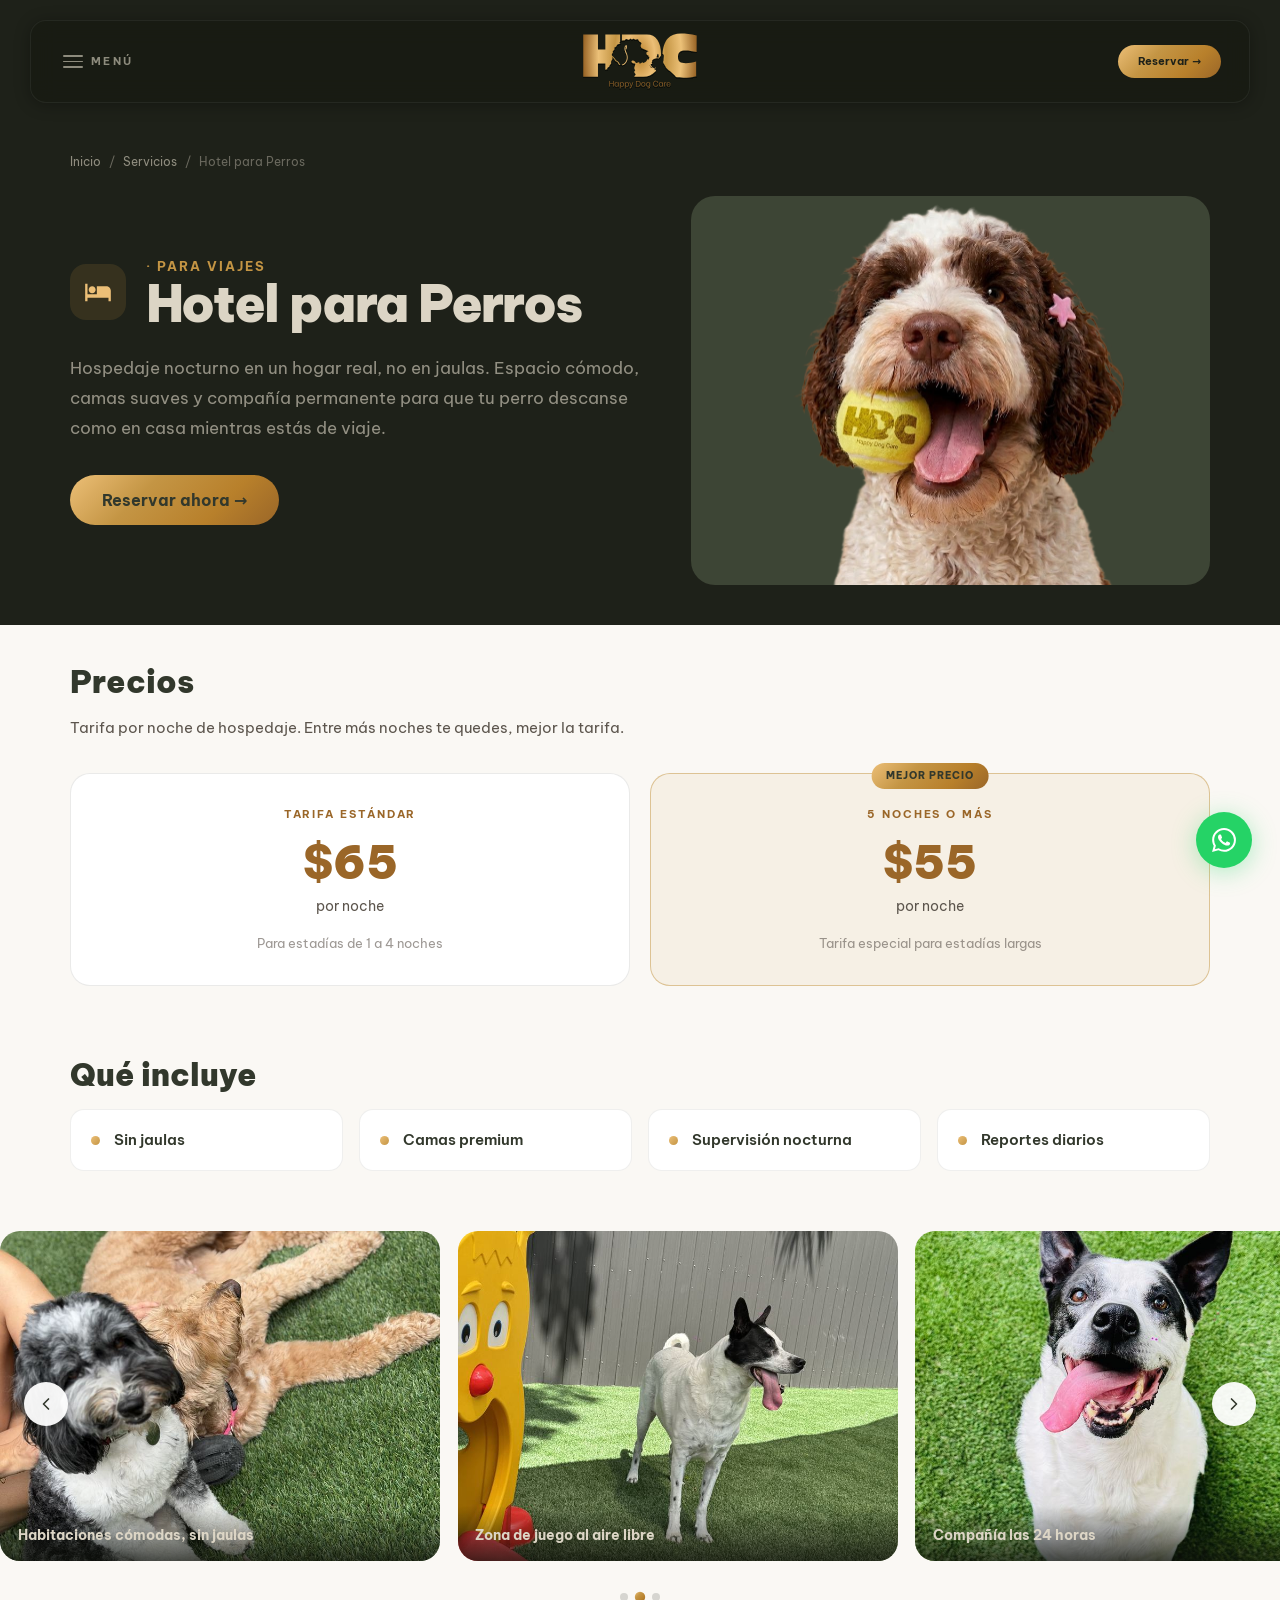
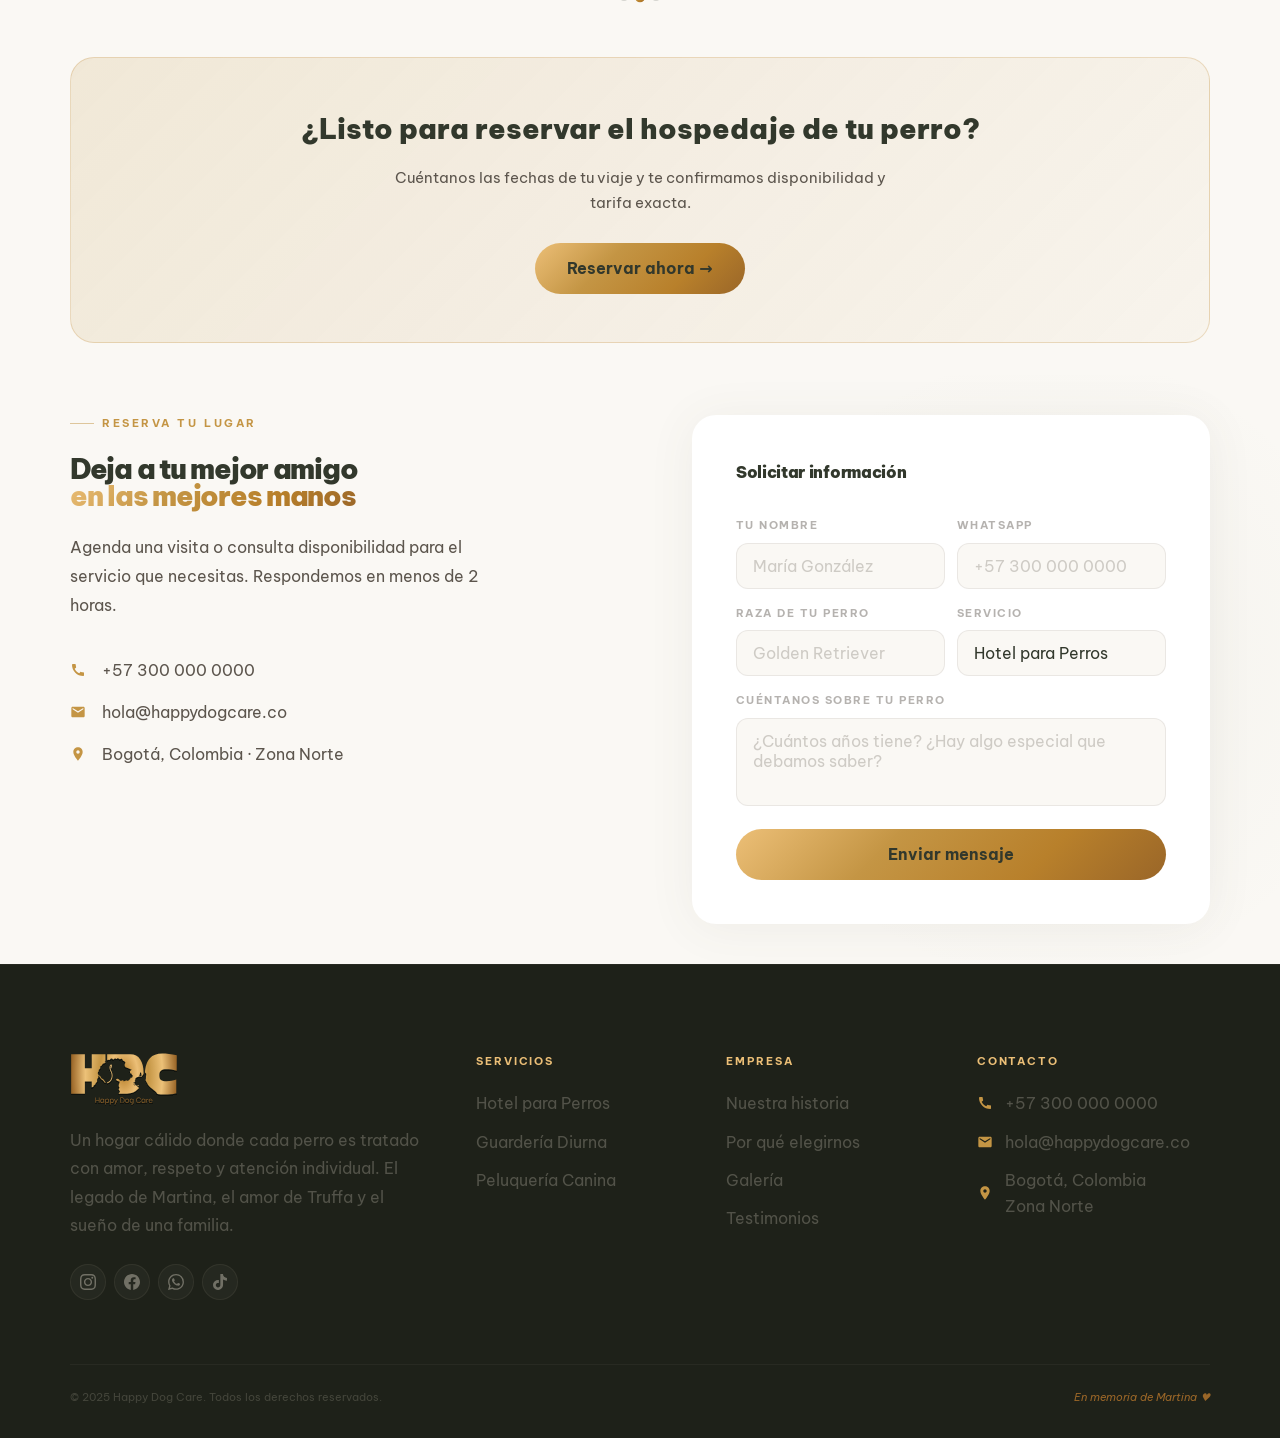
<file: hotel.html>
<!DOCTYPE html>
<html lang="es">
<head>
<meta charset="UTF-8">
<meta name="viewport" content="width=device-width, initial-scale=1.0">
<title>Hotel para Perros — Happy Dog Care</title>
<meta name="description" content="Hospedaje nocturno premium para perros en Bogotá. Tarifas desde $55 por noche. Sin jaulas, camas premium y supervisión 24/7.">
<meta name="theme-color" content="#1e2119">
<link rel="preconnect" href="https://fonts.googleapis.com">
<link rel="preconnect" href="https://fonts.gstatic.com" crossorigin>
<link href="https://fonts.googleapis.com/css2?family=Be+Vietnam+Pro:ital,wght@0,300;0,400;0,500;0,600;0,700;0,800;0,900;1,400;1,500&display=swap" rel="stylesheet" media="print" onload="this.media='all'">
<noscript><link href="https://fonts.googleapis.com/css2?family=Be+Vietnam+Pro:ital,wght@0,300;0,400;0,500;0,600;0,700;0,800;0,900;1,400;1,500&display=swap" rel="stylesheet"></noscript>
<link rel="stylesheet" href="styles.css">
</head>
<body class="svc-page">

<nav class="nav" id="nav">
  <div class="wrap">
    <div class="nav-row">
      <div class="nav-left">
        <button class="burger" id="burger" aria-label="Abrir menú">
          <div class="burger-lines"><span></span><span></span><span></span></div>
          <span class="burger-txt">Menú</span>
        </button>
      </div>
      <div class="nav-center">
        <a href="Homepage.html#inicio" class="nav-logo" aria-label="HDC Happy Dog Care — inicio">
          <svg class="svg-logo svg-logo-nav" viewBox="0 0 1222 602" aria-hidden="true" xmlns="http://www.w3.org/2000/svg"><defs><filter id="hdc-sh" x="-2%" y="-2%" width="106%" height="115%" filterUnits="objectBoundingBox" color-interpolation-filters="sRGB"><feFlood flood-opacity="0" result="BackgroundImageFix"/><feColorMatrix in="SourceAlpha" type="matrix" values="0 0 0 0 0 0 0 0 0 0 0 0 0 0 0 0 0 0 127 0" result="hardAlpha"/><feOffset dy="7"/><feGaussianBlur stdDeviation="6.5"/><feComposite in2="hardAlpha" operator="out"/><feColorMatrix type="matrix" values="0 0 0 0 0 0 0 0 0 0 0 0 0 0 0 0 0 0 0.42 0"/><feBlend mode="normal" in2="BackgroundImageFix" result="effect1_dropShadow"/><feBlend mode="normal" in="SourceGraphic" in2="effect1_dropShadow" result="shape"/></filter><radialGradient id="hdc-gr" cx="0" cy="0" r="1" gradientUnits="userSpaceOnUse" gradientTransform="translate(610.456 238.114) scale(597.456 1090.61)"><stop stop-color="#B8802B"/><stop offset="0.26" stop-color="#ECBF77"/><stop offset="0.46" stop-color="#C49544"/><stop offset="0.73" stop-color="#ECC178"/><stop offset="1" stop-color="#9A6628"/></radialGradient></defs><g filter="url(#hdc-sh)">
      <path d="M1044.71 6C1092.21 6 1144.69 12.6582 1208.02 26.6846L1207.57 201.013C1161.88 189.637 1125.69 184.336 1091.76 184.336C1033.86 184.336 1011.24 203.727 1011.24 253.821C1011.24 301.265 1033.41 318.589 1094.48 318.589C1132.47 318.589 1165.5 313.224 1202.59 300.555V454.845C1152.83 466.867 1121.62 470.229 1070.5 470.229C1038.14 470.229 1011.74 468.197 989.505 463.583C981.953 452.446 973.565 442.419 963.289 433.579L928.975 403.975C908.424 386.199 887.034 372.819 876.177 347.287L868.939 333.649L856.942 314.802C856.057 310.831 855.236 306.806 854.483 302.73C857.169 298.653 858.702 293.746 858.857 288.209C859.181 275.217 859.762 262.612 861.83 249.685C862.735 243.867 862.412 238.179 861.055 233.008C860.021 229.259 858.664 224.54 854.398 222.795C852.645 222.077 850.523 222.541 848.547 223.396C850.518 154.357 870.927 92.9647 903.577 58.0977C936.147 23.3873 982.741 6.00009 1044.71 6ZM168.161 172.895H245.968V15.2432H401.129V93.8506C396.794 95.0046 392.897 97.818 392.405 102.245C392.341 103.15 392.147 103.926 392.018 104.702C395.286 104.029 398.389 103.603 401.129 103.485V113.087C393.987 113.473 383.58 114.545 370.82 122.542C366.491 125.257 366.491 129.588 365.328 133.789C361.774 146.781 344.583 147.944 341.934 152.404C338.703 157.899 350.27 172.701 332.047 185.176L323.581 190.993C333.921 206.441 314.728 212.453 314.017 225.639C313.5 235.076 319.122 243.415 326.23 248.327V248.068L326.295 248.133C326.553 248.327 326.812 248.585 327.07 248.779C327.199 248.844 327.329 248.973 327.522 249.167C327.975 249.684 328.492 250.137 328.944 250.719C329.914 251.882 330.689 253.046 331.853 254.08C332.886 255.05 332.951 255.696 334.179 256.277C334.89 256.665 334.825 256.924 335.213 257.506C343.808 262.935 348.525 270.756 352.597 279.482C352.855 280.452 353.243 281.227 353.76 282.003C353.954 282.326 354.084 282.649 354.213 282.973C354.988 284.782 356.086 286.14 357.443 287.368C358.025 288.015 358.736 288.597 359.512 288.984C367.848 294.478 381.677 295.125 387.493 311.349C390.173 318.83 394.786 324.85 401.129 328.352V338.851C391.327 335.039 383.659 327.141 379.868 316.455C372.889 296.805 353.501 306.048 344.906 284.977C342.451 278.836 339.155 273.148 334.179 268.235L331.788 267.072C330.043 265.133 328.621 262.935 326.683 261.189C325.972 260.543 325.132 259.962 324.292 259.574C321.319 257.247 318.541 254.726 316.085 252.076C315.697 260.802 325.971 268.106 319.768 277.802L308.976 294.672C304.581 301.523 304.711 308.634 307.425 315.356L307.296 315.421C311.044 325.763 288.103 336.428 289.524 347.158C290.817 357.371 260.121 361.055 266.583 382.127C260.808 380.839 253.11 383.298 246.032 387.569V322.531H168.161V460.792H13V15.2432H168.161V172.895ZM683.857 15.2432C733.617 15.2432 767.997 33.2773 795.139 73.999C820.019 111.424 832.686 161.519 832.686 223.636C832.686 228.337 832.616 232.966 832.481 237.521C830.367 240.222 828.368 243.032 826.353 245.807L814.784 261.901C810.778 267.46 804.832 268.429 798.111 267.201C790.421 265.844 782.473 266.49 774.848 267.653C762.181 269.528 750.871 275.927 742.6 285.688C739.239 289.695 737.689 294.026 738.723 299.262C739.627 303.592 737.559 307.277 733.101 308.182C731.873 308.44 730.644 308.764 729.998 309.798C732.066 310.444 733.553 310.961 734.975 310.702C737.753 314.063 741.178 316.261 738.399 320.269C735.814 323.953 732.002 325.892 727.672 327.314C727.22 330.546 724.894 335.523 726.832 338.69L736.978 355.432C740.015 360.409 744.215 364.416 749.32 367.39C756.687 371.72 766.187 371.204 772.133 365.192C774.007 363.318 775.881 362.349 778.014 364.417C783.118 369.33 769.289 378.96 755.589 377.409C759.789 382.516 765.283 384.713 770.841 387.169L773.813 388.462C776.652 390.751 778.973 393.45 780.847 396.449C778.316 399.484 775.693 402.445 772.973 405.332C738.593 442.757 696.524 460.792 646.312 460.792H553.308C550.381 457.053 550.182 453.861 562.946 443.404C563.14 443.275 563.334 443.21 563.528 443.081C563.787 442.952 564.11 442.757 564.368 442.628C565.337 439.008 564.95 435.001 562.946 431.188L553.512 418.324C542.655 403.458 565.79 395.895 559.069 389.108C546.274 376.116 550.41 358.34 558.229 341.793C560.944 336.105 562.235 329.835 561.072 323.889C542.848 323.113 517.517 311.607 521.652 298.228C523.462 292.281 530.57 289.437 536.709 290.794C550.409 293.897 561.266 302.881 568.439 314.839C585.952 316.843 598.619 305.079 603.854 310.573C605.986 312.771 603.66 315.938 603.789 317.812C603.983 320.85 609.023 321.239 611.35 320.722C628.862 316.65 636.165 301.266 640.301 311.349C645.083 322.983 676.813 308.311 686.959 280.129C687.411 278.836 689.221 277.931 690.126 277.802C693.034 277.479 695.489 281.808 697.815 281.356C704.859 279.934 709.836 262.871 709.513 251.042C700.272 249.167 694.908 240.894 697.493 238.373L701.758 234.171C695.489 235.787 690.642 235.593 685.925 231.456C679.527 225.768 676.361 215.943 678.816 207.605C681.789 197.651 690.901 193.062 702.146 192.222C691.224 184.594 678.622 181.039 666.344 175.997L637.069 163.91C627.505 159.967 620.849 151.241 618.458 141.093C616.325 131.85 618.782 123.576 624.921 116.725C632.74 108.063 620.074 94.036 602.69 88.6064C595.194 86.9259 598.554 71.9299 587.633 67.082C572.511 60.3599 567.276 78.5232 553.641 65.2725C548.148 59.9076 539.682 57.322 533.995 63.5918C531.992 65.7893 530.183 67.6641 527.856 67.9229C524.819 68.1814 523.009 66.9532 520.489 64.8203C515.772 60.8128 506.272 58.9379 502.2 64.6904C498 70.6371 493.993 72.1885 489.922 72.1885C483.46 71.6066 479.001 62.1704 468.338 63.0752C451.859 64.4972 456.059 82.9187 437.706 77.877C431.115 76.0424 423.558 77.2592 420.581 83.3301V15.2432H683.857ZM722.89 346.771C719.271 353.299 721.985 360.991 727.736 365.839C731.678 369.2 735.75 371.074 741.631 371.333C734.07 364.869 728.253 356.725 722.89 346.771ZM719.594 325.957C714.683 331.839 712.938 339.466 714.23 347.934C715.2 344.96 716.105 341.858 718.818 339.467L719.594 325.957ZM447.464 165.203C447.012 146.846 455.155 126.549 467.498 129.522C480.487 132.626 474.929 159.257 465.171 174.123C461.94 171.99 461.358 169.017 459.872 166.948C463.943 157.77 467.239 148.914 465.559 138.185C454.444 148.01 456.124 165.591 459.032 179.682C461.229 190.218 465.623 199.655 470.405 209.609C483.395 236.628 486.174 266.555 474.348 294.414C464.759 317.185 445.457 338.117 420.581 341.054V331.312C449.914 327.291 470.212 293.339 472.215 262.806C474.994 220.791 448.369 201.529 447.464 165.203ZM804.38 223.248C803.863 221.632 802.118 217.301 800.115 218.012C796.109 220.339 793.782 225.38 792.554 229.646L784.153 259.187C790.292 259.251 795.204 258.928 800.567 260.026C804.122 260.737 807.353 259.638 809.162 256.342C808.451 244.966 807.611 234.107 804.38 223.248Z" fill="url(#hdc-gr)"/>
      <path d="M912.572 564.85C908.022 564.85 904.182 563.74 901.053 561.522C897.925 559.304 895.593 556.403 894.057 552.819C892.521 549.235 891.753 545.452 891.753 541.471C891.753 537.489 892.521 533.706 894.057 530.122C895.593 526.539 897.925 523.638 901.053 521.419C904.182 519.201 908.022 518.092 912.572 518.092C918.545 518.092 923.323 520.111 926.907 524.15C930.49 528.188 932.282 534.019 932.282 541.641V543.262H897.64V543.86C897.64 546.59 898.238 549.207 899.432 551.71C900.684 554.156 902.447 556.118 904.722 557.597C906.998 559.076 909.586 559.816 912.487 559.816C915.672 559.816 918.403 559.019 920.678 557.426C922.953 555.777 924.66 553.558 925.798 550.771H931.6C930.348 554.81 928.13 558.166 924.944 560.839C921.759 563.513 917.635 564.85 912.572 564.85ZM926.395 538.911C926.167 533.279 924.802 529.212 922.299 526.709C919.796 524.207 916.554 522.955 912.572 522.955C908.135 522.955 904.609 524.434 901.992 527.392C899.432 530.35 898.039 534.19 897.811 538.911H926.395Z" fill="#9A6628"/>
      <path d="M865.046 519.457H870.848V526.624H871.274C872.071 524.633 873.407 522.955 875.285 521.59C877.162 520.168 879.494 519.457 882.281 519.457C883.305 519.457 884.102 519.514 884.67 519.627C885.296 519.684 885.95 519.855 886.633 520.139L886.462 525.941C885.495 525.657 884.67 525.486 883.988 525.43C883.362 525.316 882.566 525.259 881.599 525.259C878.356 525.259 875.74 526.254 873.749 528.245C871.815 530.179 870.848 533.422 870.848 537.972V564.338H865.046V519.457Z" fill="#9A6628"/>
      <path d="M829.116 564.85C825.134 564.85 821.692 563.826 818.791 561.778C815.947 559.73 813.757 556.943 812.221 553.416C810.742 549.889 810.003 545.936 810.003 541.556C810.003 537.119 810.742 533.137 812.221 529.61C813.757 526.027 815.976 523.211 818.877 521.163C821.835 519.115 825.361 518.092 829.457 518.092C833.496 518.092 836.767 519.087 839.269 521.078C841.829 523.012 843.792 525.373 845.157 528.16H845.754V519.457H851.642V564.338H845.754V554.611H845.157C843.678 557.512 841.63 559.958 839.013 561.949C836.454 563.883 833.154 564.85 829.116 564.85ZM830.737 559.645C835.515 559.645 839.156 557.938 841.659 554.525C844.218 551.055 845.498 546.704 845.498 541.471C845.498 536.237 844.218 531.914 841.659 528.501C839.156 525.088 835.515 523.382 830.737 523.382C825.902 523.382 822.233 525.117 819.73 528.587C817.284 532 816.061 536.294 816.061 541.471C816.061 546.704 817.312 551.055 819.815 554.525C822.318 557.938 825.959 559.645 830.737 559.645Z" fill="#9A6628"/>
      <path d="M776.315 564.85C770.797 564.85 766.019 563.541 761.98 560.925C757.998 558.308 754.927 554.696 752.765 550.088C750.66 545.424 749.608 540.105 749.608 534.133C749.608 528.103 750.66 522.784 752.765 518.177C754.927 513.512 757.998 509.872 761.98 507.255C766.019 504.639 770.797 503.33 776.315 503.33C782.97 503.33 788.488 505.179 792.868 508.876C797.305 512.574 800.263 517.608 801.742 523.979H795.94C794.631 519.315 792.242 515.617 788.772 512.887C785.359 510.099 781.235 508.706 776.4 508.706C769.802 508.706 764.711 510.981 761.127 515.532C757.6 520.082 755.837 526.254 755.837 534.047C755.837 541.783 757.6 547.955 761.127 552.563C764.711 557.114 769.802 559.389 776.4 559.389C780.951 559.389 784.847 558.194 788.09 555.805C791.389 553.359 793.778 550.06 795.257 545.908H801.23C799.58 551.71 796.594 556.317 792.271 559.73C787.948 563.143 782.629 564.85 776.315 564.85Z" fill="#9A6628"/>
      <path d="M698.371 582C695.755 582 693.337 581.602 691.119 580.805V575.771C691.801 575.999 692.768 576.198 694.02 576.369C695.271 576.539 696.551 576.625 697.859 576.625C702.467 576.625 705.994 575.345 708.44 572.785C710.886 570.225 712.109 566.727 712.109 562.29V553.416H711.426C710.118 556.317 708.098 558.706 705.368 560.583C702.637 562.461 699.367 563.399 695.556 563.399C691.801 563.399 688.474 562.432 685.573 560.498C682.671 558.564 680.396 555.891 678.747 552.478C677.154 549.008 676.357 545.083 676.357 540.703C676.357 536.323 677.125 532.426 678.661 529.013C680.254 525.543 682.501 522.841 685.402 520.907C688.303 518.973 691.659 518.006 695.47 518.006C699.452 518.006 702.808 519.03 705.539 521.078C708.326 523.126 710.317 525.629 711.511 528.587H712.109V519.542H717.996V562.29C717.996 565.532 717.313 568.661 715.948 571.676C714.583 574.69 712.421 577.165 709.464 579.099C706.562 581.033 702.865 582 698.371 582ZM697.262 558.194C700.391 558.194 703.064 557.398 705.283 555.805C707.501 554.156 709.151 551.994 710.231 549.321C711.369 546.647 711.938 543.718 711.938 540.532C711.938 537.46 711.369 534.616 710.231 532C709.151 529.326 707.501 527.193 705.283 525.6C703.121 524.007 700.447 523.211 697.262 523.211C694.077 523.211 691.375 524.007 689.156 525.6C686.995 527.193 685.345 529.326 684.207 532C683.127 534.616 682.586 537.46 682.586 540.532C682.586 543.718 683.127 546.647 684.207 549.321C685.345 551.994 686.995 554.156 689.156 555.805C691.375 557.398 694.077 558.194 697.262 558.194Z" fill="#9A6628"/>
      <path d="M646.182 564.85C641.688 564.85 637.877 563.74 634.748 561.522C631.619 559.304 629.259 556.431 627.666 552.904C626.13 549.321 625.362 545.538 625.362 541.556C625.362 537.517 626.13 533.734 627.666 530.208C629.259 526.624 631.619 523.723 634.748 521.505C637.877 519.286 641.688 518.177 646.182 518.177C650.675 518.177 654.487 519.286 657.615 521.505C660.744 523.723 663.076 526.624 664.612 530.208C666.205 533.734 667.001 537.489 667.001 541.471C667.001 545.509 666.205 549.321 664.612 552.904C663.076 556.431 660.744 559.304 657.615 561.522C654.487 563.74 650.675 564.85 646.182 564.85ZM646.182 559.645C649.196 559.645 651.813 558.848 654.031 557.256C656.307 555.606 658.042 553.416 659.236 550.686C660.488 547.898 661.113 544.827 661.113 541.471C661.113 538.058 660.516 534.986 659.322 532.256C658.127 529.468 656.392 527.278 654.117 525.686C651.841 524.093 649.196 523.296 646.182 523.296C643.167 523.296 640.522 524.093 638.246 525.686C635.971 527.278 634.236 529.468 633.042 532.256C631.847 535.043 631.25 538.115 631.25 541.471C631.25 544.884 631.847 547.984 633.042 550.771C634.236 553.501 635.943 555.663 638.161 557.256C640.436 558.848 643.11 559.645 646.182 559.645Z" fill="#9A6628"/>
      <path d="M568.668 504.61H590.17C595.517 504.61 600.181 505.833 604.163 508.279C608.202 510.668 611.302 514.138 613.464 518.689C615.682 523.183 616.791 528.444 616.791 534.474C616.791 540.504 615.682 545.765 613.464 550.259C611.302 554.753 608.202 558.223 604.163 560.669C600.181 563.115 595.488 564.338 590.085 564.338H568.668V504.61ZM589.402 558.877C593.611 558.877 597.309 557.938 600.494 556.061C603.737 554.127 606.239 551.311 608.003 547.614C609.766 543.917 610.648 539.508 610.648 534.389C610.648 529.269 609.766 524.889 608.003 521.249C606.239 517.551 603.737 514.764 600.494 512.887C597.309 510.953 593.611 509.986 589.402 509.986H574.47V558.877H589.402Z" fill="#9A6628"/>
      <path d="M518.443 570.481C517.533 572.586 516.652 574.292 515.798 575.601C515.002 576.966 513.722 578.217 511.959 579.355C510.195 580.549 507.949 581.147 505.218 581.147C503.568 581.147 502.004 580.948 500.525 580.549V576.027C501.435 576.255 502.658 576.369 504.194 576.369C506.071 576.369 507.55 575.999 508.631 575.259C509.769 574.577 510.679 573.638 511.362 572.444C512.044 571.306 512.869 569.571 513.836 567.239L516.054 561.778L499.245 519.457H505.474L518.87 555.208H519.382L533.631 519.457H539.86L518.443 570.481Z" fill="#9A6628"/>
      <path d="M474.87 564.85C470.888 564.85 467.589 563.883 464.972 561.949C462.355 559.958 460.336 557.512 458.914 554.611H458.317V581.573H452.429V519.457H458.317V528.16H458.914C460.279 525.373 462.213 523.012 464.716 521.078C467.276 519.087 470.575 518.092 474.614 518.092C478.709 518.092 482.208 519.115 485.109 521.163C488.067 523.211 490.285 526.027 491.764 529.61C493.3 533.137 494.068 537.119 494.068 541.556C494.068 545.936 493.3 549.889 491.764 553.416C490.285 556.943 488.095 559.73 485.194 561.778C482.293 563.826 478.852 564.85 474.87 564.85ZM473.249 559.645C478.084 559.645 481.753 557.938 484.255 554.525C486.758 551.055 488.01 546.704 488.01 541.471C488.01 536.294 486.758 532 484.255 528.587C481.753 525.117 478.084 523.382 473.249 523.382C468.527 523.382 464.887 525.117 462.327 528.587C459.767 532.056 458.487 536.38 458.487 541.556C458.487 546.732 459.767 551.055 462.327 554.525C464.887 557.938 468.527 559.645 473.249 559.645Z" fill="#9A6628"/>
      <path d="M421.792 564.85C417.81 564.85 414.51 563.883 411.894 561.949C409.277 559.958 407.258 557.512 405.836 554.611H405.238V581.573H399.351V519.457H405.238V528.16H405.836C407.201 525.373 409.135 523.012 411.638 521.078C414.198 519.087 417.497 518.092 421.536 518.092C425.631 518.092 429.13 519.115 432.031 521.163C434.988 523.211 437.207 526.027 438.686 529.61C440.222 533.137 440.99 537.119 440.99 541.556C440.99 545.936 440.222 549.889 438.686 553.416C437.207 556.943 435.017 559.73 432.116 561.778C429.215 563.826 425.773 564.85 421.792 564.85ZM420.17 559.645C425.005 559.645 428.674 557.938 431.177 554.525C433.68 551.055 434.932 546.704 434.932 541.471C434.932 536.294 433.68 532 431.177 528.587C428.674 525.117 425.005 523.382 420.17 523.382C415.449 523.382 411.809 525.117 409.249 528.587C406.689 532.056 405.409 536.38 405.409 541.556C405.409 546.732 406.689 551.055 409.249 554.525C411.809 557.938 415.449 559.645 420.17 559.645Z" fill="#9A6628"/>
      <path d="M362.995 564.85C359.013 564.85 355.571 563.826 352.67 561.778C349.826 559.73 347.636 556.943 346.1 553.416C344.621 549.889 343.882 545.936 343.882 541.556C343.882 537.119 344.621 533.137 346.1 529.61C347.636 526.027 349.855 523.211 352.756 521.163C355.714 519.115 359.24 518.092 363.336 518.092C367.375 518.092 370.645 519.087 373.148 521.078C375.708 523.012 377.671 525.373 379.036 528.16H379.633V519.457H385.52V564.338H379.633V554.611H379.036C377.557 557.512 375.509 559.958 372.892 561.949C370.333 563.883 367.033 564.85 362.995 564.85ZM364.616 559.645C369.394 559.645 373.035 557.938 375.537 554.525C378.097 551.055 379.377 546.704 379.377 541.471C379.377 536.237 378.097 531.914 375.537 528.501C373.035 525.088 369.394 523.382 364.616 523.382C359.781 523.382 356.112 525.117 353.609 528.587C351.163 532 349.94 536.294 349.94 541.471C349.94 546.704 351.191 551.055 353.694 554.525C356.197 557.938 359.838 559.645 364.616 559.645Z" fill="#9A6628"/>
      <path d="M332.727 504.61V564.338H326.839V536.692H294.416V564.338H288.529V504.61H294.416V531.829H326.839V504.61H332.727Z" fill="#9A6628"/>
    </g></svg>
        </a>
      </div>
      <div class="nav-right">
        <a href="#reservar" class="nav-cta">Reservar &#x2192;</a>
      </div>
    </div>
  </div>
</nav>

<div class="mnav" id="mnav" role="dialog" aria-modal="true" aria-label="Menú de navegación">
  <button class="mnav-x" id="mnav-x" aria-label="Cerrar menú">
    <svg viewBox="0 0 24 24"><path d="M6 18L18 6M6 6l12 12"/></svg>
  </button>
  <a href="nosotros.html" class="mnav-link">Nosotros</a>
  <div class="mnav-item">
    <button class="mnav-toggle" id="mnav-svc-toggle" aria-expanded="false" aria-controls="mnav-sub">
      Servicios
      <svg class="mnav-chev" viewBox="0 0 24 24"><path d="M7 10l5 5 5-5z"/></svg>
    </button>
    <div class="mnav-sub" id="mnav-sub">
      <a href="hotel.html" class="mnav-sublink mnav-link">Hotel para Perros</a>
      <a href="guarderia.html" class="mnav-sublink mnav-link">Guardería Diurna</a>
      <a href="peluqueria.html" class="mnav-sublink mnav-link">Peluquería Canina</a>
      <a href="Homepage.html#servicios" class="mnav-sublink mnav-link mnav-sublink-all">Ver todos &rarr;</a>
    </div>
  </div>
  <a href="Homepage.html#por-que" class="mnav-link">¿Por qué HDC?</a>
  <a href="Homepage.html#galeria" class="mnav-link">Galería</a>
  <a href="#reservar" class="btn-g mnav-link">Reservar ahora</a>
</div>


<section class="svc-hero">
  <div class="wrap">
    <div class="svc-crumb"><a href="Homepage.html">Inicio</a><span>/</span><a href="Homepage.html#servicios">Servicios</a><span>/</span><span>Hotel para Perros</span></div>
    <div class="svc-hero-grid">
      <div class="svc-hero-text">
        <div class="svc-hero-top">
          <div class="svc-hero-icon"><svg viewBox="0 0 24 24"><path d="M7 13c1.66 0 3-1.34 3-3S8.66 7 7 7s-3 1.34-3 3 1.34 3 3 3zm12-6h-8v7H3V5H1v15h2v-3h18v3h2v-9c0-2.21-1.79-4-4-4z"/></svg></div>
          <div>
            <div class="svc-hero-tag">· Para viajes</div>
            <h1 class="svc-hero-h">Hotel para Perros</h1>
          </div>
        </div>
        <p class="svc-hero-p">Hospedaje nocturno en un hogar real, no en jaulas. Espacio cómodo, camas suaves y compañía permanente para que tu perro descanse como en casa mientras estás de viaje.</p>
        <div class="svc-hero-ctas">
          <a href="#reservar" class="btn-g">Reservar ahora &rarr;</a>
        </div>
      </div>
      <div class="svc-hero-media">
        <img src="truffa1.svg" alt="Truffa, perrita de Happy Dog Care" class="svc-hero-img">
      </div>
    </div>
  </div>
</section>

<section class="svc-section">
  <div class="wrap">
    <h2 class="svc-section-h">Precios</h2>
    <p class="svc-section-sub">Tarifa por noche de hospedaje. Entre más noches te quedes, mejor la tarifa.</p>
    <div class="price-grid">
      <div class="price-card">
        <div class="price-tag">Tarifa estándar</div>
        <div class="price-num">$65</div>
        <div class="price-unit">por noche</div>
        <div class="price-note">Para estadías de 1 a 4 noches</div>
      </div>
      <div class="price-card featured">
        <div class="price-badge-top">Mejor precio</div>
        <div class="price-tag">5 noches o más</div>
        <div class="price-num">$55</div>
        <div class="price-unit">por noche</div>
        <div class="price-note">Tarifa especial para estadías largas</div>
      </div>
    </div>
  </div>
</section>

<section class="svc-section">
  <div class="wrap">
    <h2 class="svc-section-h">Qué incluye</h2>
    <div class="svc-feat-grid">
      <div class="svc-feat-card"><span class="dot"></span><span>Sin jaulas</span></div>
      <div class="svc-feat-card"><span class="dot"></span><span>Camas premium</span></div>
      <div class="svc-feat-card"><span class="dot"></span><span>Supervisión nocturna</span></div>
      <div class="svc-feat-card"><span class="dot"></span><span>Reportes diarios</span></div>
    </div>
  </div>
</section>

<section class="svc-section svc-gallery-full">
  <div class="svc-carousel">
    <button class="svc-car-arrow prev" aria-label="Foto anterior"><svg viewBox="0 0 24 24"><path d="M15 6l-6 6 6 6"/></svg></button>
    <div class="svc-car-track">
      <div class="svc-car-slide">
        <img src="IMG_7938.jpg" alt="Perros descansando cómodamente en Happy Dog Care" loading="lazy">
        <div class="svc-car-cap">Habitaciones cómodas, sin jaulas</div>
      </div>
      <div class="svc-car-slide">
        <img src="IMG_7103.jpg" alt="Perro jugando en el patio de Happy Dog Care" loading="lazy">
        <div class="svc-car-cap">Zona de juego al aire libre</div>
      </div>
      <div class="svc-car-slide">
        <img src="IMG_7131.jpg" alt="Perrita feliz en Happy Dog Care" loading="lazy">
        <div class="svc-car-cap">Compañía las 24 horas</div>
      </div>
    </div>
    <button class="svc-car-arrow next" aria-label="Foto siguiente"><svg viewBox="0 0 24 24"><path d="M9 6l6 6-6 6"/></svg></button>
  </div>
  <div class="svc-car-dots"></div>
</section>

<section class="svc-section">
  <div class="wrap">
    <div class="svc-cta-band">
      <h3>¿Listo para reservar el hospedaje de tu perro?</h3>
      <p>Cuéntanos las fechas de tu viaje y te confirmamos disponibilidad y tarifa exacta.</p>
      <div class="svc-cta-row">
        <a href="#reservar" class="btn-g">Reservar ahora &rarr;</a>
      </div>
    </div>
  </div>
</section>


<section class="booking" id="reservar">
  <div class="wrap">
    <div class="book-in">
      <div>
        <div class="blabel">Reserva tu lugar</div>
        <h2 class="book-h">Deja a tu mejor amigo<br><span class="gt">en las mejores manos</span></h2>
        <p class="book-p">Agenda una visita o consulta disponibilidad para el servicio que necesitas. Respondemos en menos de 2 horas.</p>
        <div class="bc">
          <div class="bc-r">
            <svg viewBox="0 0 24 24"><path d="M20.01 15.38c-1.23 0-2.42-.2-3.53-.56-.35-.12-.74-.03-1.01.24l-1.57 1.97c-2.83-1.35-5.48-3.9-6.89-6.83l1.95-1.66c.27-.28.35-.67.24-1.02-.37-1.12-.56-2.3-.56-3.53 0-.54-.45-.99-.99-.99H4.19C3.65 3 3 3.24 3 3.99 3 13.28 10.73 21 20.01 21c.71 0 .99-.63.99-1.18v-3.45c0-.54-.45-.99-.99-.99z"/></svg>
            <span>+57 300 000 0000</span>
          </div>
          <div class="bc-r">
            <svg viewBox="0 0 24 24"><path d="M20 4H4c-1.1 0-1.99.9-1.99 2L2 18c0 1.1.9 2 2 2h16c1.1 0 2-.9 2-2V6c0-1.1-.9-2-2-2zm0 4l-8 5-8-5V6l8 5 8-5v2z"/></svg>
            <span>hola@happydogcare.co</span>
          </div>
          <div class="bc-r">
            <svg viewBox="0 0 24 24"><path d="M12 2C8.13 2 5 5.13 5 9c0 5.25 7 13 7 13s7-7.75 7-13c0-3.87-3.13-7-7-7zm0 9.5c-1.38 0-2.5-1.12-2.5-2.5s1.12-2.5 2.5-2.5 2.5 1.12 2.5 2.5-1.12 2.5-2.5 2.5z"/></svg>
            <span>Bogotá, Colombia · Zona Norte</span>
          </div>
        </div>
      </div>
      <div class="bform">
        <div class="bform-t">Solicitar información</div>
        <div class="fg-r">
          <div class="fg">
            <label for="nombre">Tu nombre</label>
            <input type="text" id="nombre" placeholder="María González" autocomplete="name">
          </div>
          <div class="fg">
            <label for="tel">WhatsApp</label>
            <input type="tel" id="tel" placeholder="+57 300 000 0000" autocomplete="tel">
          </div>
        </div>
        <div class="fg-r">
          <div class="fg">
            <label for="raza">Raza de tu perro</label>
            <input type="text" id="raza" placeholder="Golden Retriever" autocomplete="off">
          </div>
          <div class="fg">
            <label for="servicio">Servicio</label>
            <select id="servicio">
              <option value="">Seleccionar…</option>
              <option selected>Hotel para Perros</option>
              <option>Guardería Diurna</option>
              <option>Peluquería Canina</option>
              <option>Consulta general</option>
            </select>
          </div>
        </div>
        <div class="fg">
          <label for="msg">Cuéntanos sobre tu perro</label>
          <textarea id="msg" placeholder="¿Cuántos años tiene? ¿Hay algo especial que debamos saber?"></textarea>
        </div>
        <button type="button" class="btn-g mag" style="width:100%;justify-content:center" onclick="this.textContent='¡Enviado! Te contactamos pronto.'">
          Enviar mensaje
        </button>
      </div>
    </div>
  </div>
</section>

<footer class="footer">
  <div class="wrap">
    <div class="foot-in">
      <div>
        <span class="foot-logo"><svg class="svg-logo svg-logo-foot" viewBox="0 0 1222 602" aria-label="HDC Happy Dog Care" xmlns="http://www.w3.org/2000/svg"><defs><filter id="hdc-sh" x="-2%" y="-2%" width="106%" height="115%" filterUnits="objectBoundingBox" color-interpolation-filters="sRGB"><feFlood flood-opacity="0" result="BackgroundImageFix"/><feColorMatrix in="SourceAlpha" type="matrix" values="0 0 0 0 0 0 0 0 0 0 0 0 0 0 0 0 0 0 127 0" result="hardAlpha"/><feOffset dy="7"/><feGaussianBlur stdDeviation="6.5"/><feComposite in2="hardAlpha" operator="out"/><feColorMatrix type="matrix" values="0 0 0 0 0 0 0 0 0 0 0 0 0 0 0 0 0 0 0.42 0"/><feBlend mode="normal" in2="BackgroundImageFix" result="effect1_dropShadow"/><feBlend mode="normal" in="SourceGraphic" in2="effect1_dropShadow" result="shape"/></filter><radialGradient id="hdc-gr" cx="0" cy="0" r="1" gradientUnits="userSpaceOnUse" gradientTransform="translate(610.456 238.114) scale(597.456 1090.61)"><stop stop-color="#B8802B"/><stop offset="0.26" stop-color="#ECBF77"/><stop offset="0.46" stop-color="#C49544"/><stop offset="0.73" stop-color="#ECC178"/><stop offset="1" stop-color="#9A6628"/></radialGradient></defs><g filter="url(#hdc-sh)">
      <path d="M1044.71 6C1092.21 6 1144.69 12.6582 1208.02 26.6846L1207.57 201.013C1161.88 189.637 1125.69 184.336 1091.76 184.336C1033.86 184.336 1011.24 203.727 1011.24 253.821C1011.24 301.265 1033.41 318.589 1094.48 318.589C1132.47 318.589 1165.5 313.224 1202.59 300.555V454.845C1152.83 466.867 1121.62 470.229 1070.5 470.229C1038.14 470.229 1011.74 468.197 989.505 463.583C981.953 452.446 973.565 442.419 963.289 433.579L928.975 403.975C908.424 386.199 887.034 372.819 876.177 347.287L868.939 333.649L856.942 314.802C856.057 310.831 855.236 306.806 854.483 302.73C857.169 298.653 858.702 293.746 858.857 288.209C859.181 275.217 859.762 262.612 861.83 249.685C862.735 243.867 862.412 238.179 861.055 233.008C860.021 229.259 858.664 224.54 854.398 222.795C852.645 222.077 850.523 222.541 848.547 223.396C850.518 154.357 870.927 92.9647 903.577 58.0977C936.147 23.3873 982.741 6.00009 1044.71 6ZM168.161 172.895H245.968V15.2432H401.129V93.8506C396.794 95.0046 392.897 97.818 392.405 102.245C392.341 103.15 392.147 103.926 392.018 104.702C395.286 104.029 398.389 103.603 401.129 103.485V113.087C393.987 113.473 383.58 114.545 370.82 122.542C366.491 125.257 366.491 129.588 365.328 133.789C361.774 146.781 344.583 147.944 341.934 152.404C338.703 157.899 350.27 172.701 332.047 185.176L323.581 190.993C333.921 206.441 314.728 212.453 314.017 225.639C313.5 235.076 319.122 243.415 326.23 248.327V248.068L326.295 248.133C326.553 248.327 326.812 248.585 327.07 248.779C327.199 248.844 327.329 248.973 327.522 249.167C327.975 249.684 328.492 250.137 328.944 250.719C329.914 251.882 330.689 253.046 331.853 254.08C332.886 255.05 332.951 255.696 334.179 256.277C334.89 256.665 334.825 256.924 335.213 257.506C343.808 262.935 348.525 270.756 352.597 279.482C352.855 280.452 353.243 281.227 353.76 282.003C353.954 282.326 354.084 282.649 354.213 282.973C354.988 284.782 356.086 286.14 357.443 287.368C358.025 288.015 358.736 288.597 359.512 288.984C367.848 294.478 381.677 295.125 387.493 311.349C390.173 318.83 394.786 324.85 401.129 328.352V338.851C391.327 335.039 383.659 327.141 379.868 316.455C372.889 296.805 353.501 306.048 344.906 284.977C342.451 278.836 339.155 273.148 334.179 268.235L331.788 267.072C330.043 265.133 328.621 262.935 326.683 261.189C325.972 260.543 325.132 259.962 324.292 259.574C321.319 257.247 318.541 254.726 316.085 252.076C315.697 260.802 325.971 268.106 319.768 277.802L308.976 294.672C304.581 301.523 304.711 308.634 307.425 315.356L307.296 315.421C311.044 325.763 288.103 336.428 289.524 347.158C290.817 357.371 260.121 361.055 266.583 382.127C260.808 380.839 253.11 383.298 246.032 387.569V322.531H168.161V460.792H13V15.2432H168.161V172.895ZM683.857 15.2432C733.617 15.2432 767.997 33.2773 795.139 73.999C820.019 111.424 832.686 161.519 832.686 223.636C832.686 228.337 832.616 232.966 832.481 237.521C830.367 240.222 828.368 243.032 826.353 245.807L814.784 261.901C810.778 267.46 804.832 268.429 798.111 267.201C790.421 265.844 782.473 266.49 774.848 267.653C762.181 269.528 750.871 275.927 742.6 285.688C739.239 289.695 737.689 294.026 738.723 299.262C739.627 303.592 737.559 307.277 733.101 308.182C731.873 308.44 730.644 308.764 729.998 309.798C732.066 310.444 733.553 310.961 734.975 310.702C737.753 314.063 741.178 316.261 738.399 320.269C735.814 323.953 732.002 325.892 727.672 327.314C727.22 330.546 724.894 335.523 726.832 338.69L736.978 355.432C740.015 360.409 744.215 364.416 749.32 367.39C756.687 371.72 766.187 371.204 772.133 365.192C774.007 363.318 775.881 362.349 778.014 364.417C783.118 369.33 769.289 378.96 755.589 377.409C759.789 382.516 765.283 384.713 770.841 387.169L773.813 388.462C776.652 390.751 778.973 393.45 780.847 396.449C778.316 399.484 775.693 402.445 772.973 405.332C738.593 442.757 696.524 460.792 646.312 460.792H553.308C550.381 457.053 550.182 453.861 562.946 443.404C563.14 443.275 563.334 443.21 563.528 443.081C563.787 442.952 564.11 442.757 564.368 442.628C565.337 439.008 564.95 435.001 562.946 431.188L553.512 418.324C542.655 403.458 565.79 395.895 559.069 389.108C546.274 376.116 550.41 358.34 558.229 341.793C560.944 336.105 562.235 329.835 561.072 323.889C542.848 323.113 517.517 311.607 521.652 298.228C523.462 292.281 530.57 289.437 536.709 290.794C550.409 293.897 561.266 302.881 568.439 314.839C585.952 316.843 598.619 305.079 603.854 310.573C605.986 312.771 603.66 315.938 603.789 317.812C603.983 320.85 609.023 321.239 611.35 320.722C628.862 316.65 636.165 301.266 640.301 311.349C645.083 322.983 676.813 308.311 686.959 280.129C687.411 278.836 689.221 277.931 690.126 277.802C693.034 277.479 695.489 281.808 697.815 281.356C704.859 279.934 709.836 262.871 709.513 251.042C700.272 249.167 694.908 240.894 697.493 238.373L701.758 234.171C695.489 235.787 690.642 235.593 685.925 231.456C679.527 225.768 676.361 215.943 678.816 207.605C681.789 197.651 690.901 193.062 702.146 192.222C691.224 184.594 678.622 181.039 666.344 175.997L637.069 163.91C627.505 159.967 620.849 151.241 618.458 141.093C616.325 131.85 618.782 123.576 624.921 116.725C632.74 108.063 620.074 94.036 602.69 88.6064C595.194 86.9259 598.554 71.9299 587.633 67.082C572.511 60.3599 567.276 78.5232 553.641 65.2725C548.148 59.9076 539.682 57.322 533.995 63.5918C531.992 65.7893 530.183 67.6641 527.856 67.9229C524.819 68.1814 523.009 66.9532 520.489 64.8203C515.772 60.8128 506.272 58.9379 502.2 64.6904C498 70.6371 493.993 72.1885 489.922 72.1885C483.46 71.6066 479.001 62.1704 468.338 63.0752C451.859 64.4972 456.059 82.9187 437.706 77.877C431.115 76.0424 423.558 77.2592 420.581 83.3301V15.2432H683.857ZM722.89 346.771C719.271 353.299 721.985 360.991 727.736 365.839C731.678 369.2 735.75 371.074 741.631 371.333C734.07 364.869 728.253 356.725 722.89 346.771ZM719.594 325.957C714.683 331.839 712.938 339.466 714.23 347.934C715.2 344.96 716.105 341.858 718.818 339.467L719.594 325.957ZM447.464 165.203C447.012 146.846 455.155 126.549 467.498 129.522C480.487 132.626 474.929 159.257 465.171 174.123C461.94 171.99 461.358 169.017 459.872 166.948C463.943 157.77 467.239 148.914 465.559 138.185C454.444 148.01 456.124 165.591 459.032 179.682C461.229 190.218 465.623 199.655 470.405 209.609C483.395 236.628 486.174 266.555 474.348 294.414C464.759 317.185 445.457 338.117 420.581 341.054V331.312C449.914 327.291 470.212 293.339 472.215 262.806C474.994 220.791 448.369 201.529 447.464 165.203ZM804.38 223.248C803.863 221.632 802.118 217.301 800.115 218.012C796.109 220.339 793.782 225.38 792.554 229.646L784.153 259.187C790.292 259.251 795.204 258.928 800.567 260.026C804.122 260.737 807.353 259.638 809.162 256.342C808.451 244.966 807.611 234.107 804.38 223.248Z" fill="url(#hdc-gr)"/>
      <path d="M912.572 564.85C908.022 564.85 904.182 563.74 901.053 561.522C897.925 559.304 895.593 556.403 894.057 552.819C892.521 549.235 891.753 545.452 891.753 541.471C891.753 537.489 892.521 533.706 894.057 530.122C895.593 526.539 897.925 523.638 901.053 521.419C904.182 519.201 908.022 518.092 912.572 518.092C918.545 518.092 923.323 520.111 926.907 524.15C930.49 528.188 932.282 534.019 932.282 541.641V543.262H897.64V543.86C897.64 546.59 898.238 549.207 899.432 551.71C900.684 554.156 902.447 556.118 904.722 557.597C906.998 559.076 909.586 559.816 912.487 559.816C915.672 559.816 918.403 559.019 920.678 557.426C922.953 555.777 924.66 553.558 925.798 550.771H931.6C930.348 554.81 928.13 558.166 924.944 560.839C921.759 563.513 917.635 564.85 912.572 564.85ZM926.395 538.911C926.167 533.279 924.802 529.212 922.299 526.709C919.796 524.207 916.554 522.955 912.572 522.955C908.135 522.955 904.609 524.434 901.992 527.392C899.432 530.35 898.039 534.19 897.811 538.911H926.395Z" fill="#9A6628"/>
      <path d="M865.046 519.457H870.848V526.624H871.274C872.071 524.633 873.407 522.955 875.285 521.59C877.162 520.168 879.494 519.457 882.281 519.457C883.305 519.457 884.102 519.514 884.67 519.627C885.296 519.684 885.95 519.855 886.633 520.139L886.462 525.941C885.495 525.657 884.67 525.486 883.988 525.43C883.362 525.316 882.566 525.259 881.599 525.259C878.356 525.259 875.74 526.254 873.749 528.245C871.815 530.179 870.848 533.422 870.848 537.972V564.338H865.046V519.457Z" fill="#9A6628"/>
      <path d="M829.116 564.85C825.134 564.85 821.692 563.826 818.791 561.778C815.947 559.73 813.757 556.943 812.221 553.416C810.742 549.889 810.003 545.936 810.003 541.556C810.003 537.119 810.742 533.137 812.221 529.61C813.757 526.027 815.976 523.211 818.877 521.163C821.835 519.115 825.361 518.092 829.457 518.092C833.496 518.092 836.767 519.087 839.269 521.078C841.829 523.012 843.792 525.373 845.157 528.16H845.754V519.457H851.642V564.338H845.754V554.611H845.157C843.678 557.512 841.63 559.958 839.013 561.949C836.454 563.883 833.154 564.85 829.116 564.85ZM830.737 559.645C835.515 559.645 839.156 557.938 841.659 554.525C844.218 551.055 845.498 546.704 845.498 541.471C845.498 536.237 844.218 531.914 841.659 528.501C839.156 525.088 835.515 523.382 830.737 523.382C825.902 523.382 822.233 525.117 819.73 528.587C817.284 532 816.061 536.294 816.061 541.471C816.061 546.704 817.312 551.055 819.815 554.525C822.318 557.938 825.959 559.645 830.737 559.645Z" fill="#9A6628"/>
      <path d="M776.315 564.85C770.797 564.85 766.019 563.541 761.98 560.925C757.998 558.308 754.927 554.696 752.765 550.088C750.66 545.424 749.608 540.105 749.608 534.133C749.608 528.103 750.66 522.784 752.765 518.177C754.927 513.512 757.998 509.872 761.98 507.255C766.019 504.639 770.797 503.33 776.315 503.33C782.97 503.33 788.488 505.179 792.868 508.876C797.305 512.574 800.263 517.608 801.742 523.979H795.94C794.631 519.315 792.242 515.617 788.772 512.887C785.359 510.099 781.235 508.706 776.4 508.706C769.802 508.706 764.711 510.981 761.127 515.532C757.6 520.082 755.837 526.254 755.837 534.047C755.837 541.783 757.6 547.955 761.127 552.563C764.711 557.114 769.802 559.389 776.4 559.389C780.951 559.389 784.847 558.194 788.09 555.805C791.389 553.359 793.778 550.06 795.257 545.908H801.23C799.58 551.71 796.594 556.317 792.271 559.73C787.948 563.143 782.629 564.85 776.315 564.85Z" fill="#9A6628"/>
      <path d="M698.371 582C695.755 582 693.337 581.602 691.119 580.805V575.771C691.801 575.999 692.768 576.198 694.02 576.369C695.271 576.539 696.551 576.625 697.859 576.625C702.467 576.625 705.994 575.345 708.44 572.785C710.886 570.225 712.109 566.727 712.109 562.29V553.416H711.426C710.118 556.317 708.098 558.706 705.368 560.583C702.637 562.461 699.367 563.399 695.556 563.399C691.801 563.399 688.474 562.432 685.573 560.498C682.671 558.564 680.396 555.891 678.747 552.478C677.154 549.008 676.357 545.083 676.357 540.703C676.357 536.323 677.125 532.426 678.661 529.013C680.254 525.543 682.501 522.841 685.402 520.907C688.303 518.973 691.659 518.006 695.47 518.006C699.452 518.006 702.808 519.03 705.539 521.078C708.326 523.126 710.317 525.629 711.511 528.587H712.109V519.542H717.996V562.29C717.996 565.532 717.313 568.661 715.948 571.676C714.583 574.69 712.421 577.165 709.464 579.099C706.562 581.033 702.865 582 698.371 582ZM697.262 558.194C700.391 558.194 703.064 557.398 705.283 555.805C707.501 554.156 709.151 551.994 710.231 549.321C711.369 546.647 711.938 543.718 711.938 540.532C711.938 537.46 711.369 534.616 710.231 532C709.151 529.326 707.501 527.193 705.283 525.6C703.121 524.007 700.447 523.211 697.262 523.211C694.077 523.211 691.375 524.007 689.156 525.6C686.995 527.193 685.345 529.326 684.207 532C683.127 534.616 682.586 537.46 682.586 540.532C682.586 543.718 683.127 546.647 684.207 549.321C685.345 551.994 686.995 554.156 689.156 555.805C691.375 557.398 694.077 558.194 697.262 558.194Z" fill="#9A6628"/>
      <path d="M646.182 564.85C641.688 564.85 637.877 563.74 634.748 561.522C631.619 559.304 629.259 556.431 627.666 552.904C626.13 549.321 625.362 545.538 625.362 541.556C625.362 537.517 626.13 533.734 627.666 530.208C629.259 526.624 631.619 523.723 634.748 521.505C637.877 519.286 641.688 518.177 646.182 518.177C650.675 518.177 654.487 519.286 657.615 521.505C660.744 523.723 663.076 526.624 664.612 530.208C666.205 533.734 667.001 537.489 667.001 541.471C667.001 545.509 666.205 549.321 664.612 552.904C663.076 556.431 660.744 559.304 657.615 561.522C654.487 563.74 650.675 564.85 646.182 564.85ZM646.182 559.645C649.196 559.645 651.813 558.848 654.031 557.256C656.307 555.606 658.042 553.416 659.236 550.686C660.488 547.898 661.113 544.827 661.113 541.471C661.113 538.058 660.516 534.986 659.322 532.256C658.127 529.468 656.392 527.278 654.117 525.686C651.841 524.093 649.196 523.296 646.182 523.296C643.167 523.296 640.522 524.093 638.246 525.686C635.971 527.278 634.236 529.468 633.042 532.256C631.847 535.043 631.25 538.115 631.25 541.471C631.25 544.884 631.847 547.984 633.042 550.771C634.236 553.501 635.943 555.663 638.161 557.256C640.436 558.848 643.11 559.645 646.182 559.645Z" fill="#9A6628"/>
      <path d="M568.668 504.61H590.17C595.517 504.61 600.181 505.833 604.163 508.279C608.202 510.668 611.302 514.138 613.464 518.689C615.682 523.183 616.791 528.444 616.791 534.474C616.791 540.504 615.682 545.765 613.464 550.259C611.302 554.753 608.202 558.223 604.163 560.669C600.181 563.115 595.488 564.338 590.085 564.338H568.668V504.61ZM589.402 558.877C593.611 558.877 597.309 557.938 600.494 556.061C603.737 554.127 606.239 551.311 608.003 547.614C609.766 543.917 610.648 539.508 610.648 534.389C610.648 529.269 609.766 524.889 608.003 521.249C606.239 517.551 603.737 514.764 600.494 512.887C597.309 510.953 593.611 509.986 589.402 509.986H574.47V558.877H589.402Z" fill="#9A6628"/>
      <path d="M518.443 570.481C517.533 572.586 516.652 574.292 515.798 575.601C515.002 576.966 513.722 578.217 511.959 579.355C510.195 580.549 507.949 581.147 505.218 581.147C503.568 581.147 502.004 580.948 500.525 580.549V576.027C501.435 576.255 502.658 576.369 504.194 576.369C506.071 576.369 507.55 575.999 508.631 575.259C509.769 574.577 510.679 573.638 511.362 572.444C512.044 571.306 512.869 569.571 513.836 567.239L516.054 561.778L499.245 519.457H505.474L518.87 555.208H519.382L533.631 519.457H539.86L518.443 570.481Z" fill="#9A6628"/>
      <path d="M474.87 564.85C470.888 564.85 467.589 563.883 464.972 561.949C462.355 559.958 460.336 557.512 458.914 554.611H458.317V581.573H452.429V519.457H458.317V528.16H458.914C460.279 525.373 462.213 523.012 464.716 521.078C467.276 519.087 470.575 518.092 474.614 518.092C478.709 518.092 482.208 519.115 485.109 521.163C488.067 523.211 490.285 526.027 491.764 529.61C493.3 533.137 494.068 537.119 494.068 541.556C494.068 545.936 493.3 549.889 491.764 553.416C490.285 556.943 488.095 559.73 485.194 561.778C482.293 563.826 478.852 564.85 474.87 564.85ZM473.249 559.645C478.084 559.645 481.753 557.938 484.255 554.525C486.758 551.055 488.01 546.704 488.01 541.471C488.01 536.294 486.758 532 484.255 528.587C481.753 525.117 478.084 523.382 473.249 523.382C468.527 523.382 464.887 525.117 462.327 528.587C459.767 532.056 458.487 536.38 458.487 541.556C458.487 546.732 459.767 551.055 462.327 554.525C464.887 557.938 468.527 559.645 473.249 559.645Z" fill="#9A6628"/>
      <path d="M421.792 564.85C417.81 564.85 414.51 563.883 411.894 561.949C409.277 559.958 407.258 557.512 405.836 554.611H405.238V581.573H399.351V519.457H405.238V528.16H405.836C407.201 525.373 409.135 523.012 411.638 521.078C414.198 519.087 417.497 518.092 421.536 518.092C425.631 518.092 429.13 519.115 432.031 521.163C434.988 523.211 437.207 526.027 438.686 529.61C440.222 533.137 440.99 537.119 440.99 541.556C440.99 545.936 440.222 549.889 438.686 553.416C437.207 556.943 435.017 559.73 432.116 561.778C429.215 563.826 425.773 564.85 421.792 564.85ZM420.17 559.645C425.005 559.645 428.674 557.938 431.177 554.525C433.68 551.055 434.932 546.704 434.932 541.471C434.932 536.294 433.68 532 431.177 528.587C428.674 525.117 425.005 523.382 420.17 523.382C415.449 523.382 411.809 525.117 409.249 528.587C406.689 532.056 405.409 536.38 405.409 541.556C405.409 546.732 406.689 551.055 409.249 554.525C411.809 557.938 415.449 559.645 420.17 559.645Z" fill="#9A6628"/>
      <path d="M362.995 564.85C359.013 564.85 355.571 563.826 352.67 561.778C349.826 559.73 347.636 556.943 346.1 553.416C344.621 549.889 343.882 545.936 343.882 541.556C343.882 537.119 344.621 533.137 346.1 529.61C347.636 526.027 349.855 523.211 352.756 521.163C355.714 519.115 359.24 518.092 363.336 518.092C367.375 518.092 370.645 519.087 373.148 521.078C375.708 523.012 377.671 525.373 379.036 528.16H379.633V519.457H385.52V564.338H379.633V554.611H379.036C377.557 557.512 375.509 559.958 372.892 561.949C370.333 563.883 367.033 564.85 362.995 564.85ZM364.616 559.645C369.394 559.645 373.035 557.938 375.537 554.525C378.097 551.055 379.377 546.704 379.377 541.471C379.377 536.237 378.097 531.914 375.537 528.501C373.035 525.088 369.394 523.382 364.616 523.382C359.781 523.382 356.112 525.117 353.609 528.587C351.163 532 349.94 536.294 349.94 541.471C349.94 546.704 351.191 551.055 353.694 554.525C356.197 557.938 359.838 559.645 364.616 559.645Z" fill="#9A6628"/>
      <path d="M332.727 504.61V564.338H326.839V536.692H294.416V564.338H288.529V504.61H294.416V531.829H326.839V504.61H332.727Z" fill="#9A6628"/>
    </g></svg></span>
        <p class="foot-desc">Un hogar cálido donde cada perro es tratado con amor, respeto y atención individual. El legado de Martina, el amor de Truffa y el sueño de una familia.</p>
        <div class="foot-social">
          <a href="#" class="fsl" aria-label="Instagram">
            <svg viewBox="0 0 24 24"><path d="M12 2.163c3.204 0 3.584.012 4.85.07 3.252.148 4.771 1.691 4.919 4.919.058 1.265.069 1.645.069 4.849 0 3.205-.012 3.584-.069 4.849-.149 3.225-1.664 4.771-4.919 4.919-1.266.058-1.644.07-4.85.07-3.204 0-3.584-.012-4.849-.07-3.26-.149-4.771-1.699-4.919-4.92-.058-1.265-.07-1.644-.07-4.849 0-3.204.013-3.583.07-4.849.149-3.227 1.664-4.771 4.919-4.919 1.266-.057 1.645-.069 4.849-.069zm0-2.163c-3.259 0-3.667.014-4.947.072-4.358.2-6.78 2.618-6.98 6.98-.059 1.281-.073 1.689-.073 4.948 0 3.259.014 3.668.072 4.948.2 4.358 2.618 6.78 6.98 6.98 1.281.058 1.689.072 4.948.072 3.259 0 3.668-.014 4.948-.072 4.354-.2 6.782-2.618 6.979-6.98.059-1.28.073-1.689.073-4.948 0-3.259-.014-3.667-.072-4.947-.196-4.354-2.617-6.78-6.979-6.98-1.281-.059-1.69-.073-4.949-.073zm0 5.838c-3.403 0-6.162 2.759-6.162 6.162s2.759 6.163 6.162 6.163 6.162-2.759 6.162-6.163c0-3.403-2.759-6.162-6.162-6.162zm0 10.162c-2.209 0-4-1.79-4-4 0-2.209 1.791-4 4-4s4 1.791 4 4c0 2.21-1.791 4-4 4zm6.406-11.845c-.796 0-1.441.645-1.441 1.44s.645 1.44 1.441 1.44c.795 0 1.439-.645 1.439-1.44s-.644-1.44-1.439-1.44z"/></svg>
          </a>
          <a href="#" class="fsl" aria-label="Facebook">
            <svg viewBox="0 0 24 24"><path d="M24 12.073c0-6.627-5.373-12-12-12s-12 5.373-12 12c0 5.99 4.388 10.954 10.125 11.854v-8.385H7.078v-3.47h3.047V9.43c0-3.007 1.792-4.669 4.533-4.669 1.312 0 2.686.235 2.686.235v2.953H15.83c-1.491 0-1.956.925-1.956 1.874v2.25h3.328l-.532 3.47h-2.796v8.385C19.612 23.027 24 18.062 24 12.073z"/></svg>
          </a>
          <a href="#" class="fsl" aria-label="WhatsApp">
            <svg viewBox="0 0 24 24"><path d="M17.472 14.382c-.297-.149-1.758-.867-2.03-.967-.273-.099-.471-.148-.67.15-.197.297-.767.966-.94 1.164-.173.199-.347.223-.644.075-.297-.15-1.255-.463-2.39-1.475-.883-.788-1.48-1.761-1.653-2.059-.173-.297-.018-.458.13-.606.134-.133.298-.347.446-.52.149-.174.198-.298.298-.497.099-.198.05-.371-.025-.52-.075-.149-.669-1.612-.916-2.207-.242-.579-.487-.5-.669-.51-.173-.008-.371-.01-.57-.01-.198 0-.52.074-.792.372-.272.297-1.04 1.016-1.04 2.479 0 1.462 1.065 2.875 1.213 3.074.149.198 2.096 3.2 5.077 4.487.709.306 1.262.489 1.694.625.712.227 1.36.195 1.871.118.571-.085 1.758-.719 2.006-1.413.248-.694.248-1.289.173-1.413-.074-.124-.272-.198-.57-.347zM12.04 21.785h-.004a9.87 9.87 0 0 1-5.031-1.378l-.361-.214-3.741.982.998-3.648-.235-.374a9.86 9.86 0 0 1-1.51-5.26c.001-5.45 4.436-9.884 9.888-9.884 2.64 0 5.122 1.03 6.988 2.898a9.825 9.825 0 0 1 2.893 6.994c-.003 5.45-4.437 9.884-9.885 9.884zm8.413-18.297A11.815 11.815 0 0 0 12.04 0C5.485 0 .16 5.325.157 11.874c0 2.09.546 4.133 1.583 5.938L.057 24l6.335-1.652a11.822 11.822 0 0 0 5.646 1.437h.005c6.554 0 11.879-5.325 11.882-11.875a11.812 11.812 0 0 0-3.472-8.422z"/></svg>
          </a>
          <a href="#" class="fsl" aria-label="TikTok">
            <svg viewBox="0 0 24 24"><path d="M12.525.02c1.31-.02 2.61-.01 3.91-.02.08 1.53.63 3.09 1.75 4.17 1.12 1.11 2.7 1.62 4.24 1.79v4.03c-1.44-.05-2.89-.35-4.2-.97-.57-.26-1.1-.59-1.62-.93-.01 2.92.01 5.84-.02 8.75-.08 1.4-.54 2.79-1.35 3.94-1.31 1.92-3.58 3.17-5.91 3.21-1.43.08-2.86-.31-4.08-1.03-2.02-1.19-3.44-3.37-3.65-5.71-.02-.5-.03-1-.01-1.49.18-1.9 1.12-3.72 2.58-4.96 1.66-1.44 3.98-2.13 6.15-1.72.02 1.48-.04 2.96-.04 4.44-.99-.32-2.15-.23-3.02.37-.63.41-1.11 1.04-1.36 1.75-.21.51-.15 1.07-.14 1.61.24 1.64 1.82 3.02 3.5 2.87 1.12-.01 2.19-.66 2.77-1.61.19-.33.4-.67.41-1.06.1-1.79.06-3.57.07-5.36.01-4.03-.01-8.05.02-12.07z"/></svg>
          </a>
        </div>
      </div>
      <div class="foot-col">
        <h4>Servicios</h4>
        <ul class="foot-ul">
          <li><a href="hotel.html">Hotel para Perros</a></li>
          <li><a href="guarderia.html">Guardería Diurna</a></li>
          <li><a href="peluqueria.html">Peluquería Canina</a></li>
        </ul>
      </div>
      <div class="foot-col">
        <h4>Empresa</h4>
        <ul class="foot-ul">
          <li><a href="nosotros.html">Nuestra historia</a></li>
          <li><a href="Homepage.html#por-que">Por qué elegirnos</a></li>
          <li><a href="Homepage.html#galeria">Galería</a></li>
          <li><a href="Homepage.html#testimonios">Testimonios</a></li>
        </ul>
      </div>
      <div class="foot-col">
        <h4>Contacto</h4>
        <div class="fcr">
          <svg viewBox="0 0 24 24"><path d="M20.01 15.38c-1.23 0-2.42-.2-3.53-.56-.35-.12-.74-.03-1.01.24l-1.57 1.97c-2.83-1.35-5.48-3.9-6.89-6.83l1.95-1.66c.27-.28.35-.67.24-1.02-.37-1.12-.56-2.3-.56-3.53 0-.54-.45-.99-.99-.99H4.19C3.65 3 3 3.24 3 3.99 3 13.28 10.73 21 20.01 21c.71 0 .99-.63.99-1.18v-3.45c0-.54-.45-.99-.99-.99z"/></svg>
          <span>+57 300 000 0000</span>
        </div>
        <div class="fcr">
          <svg viewBox="0 0 24 24"><path d="M20 4H4c-1.1 0-1.99.9-1.99 2L2 18c0 1.1.9 2 2 2h16c1.1 0 2-.9 2-2V6c0-1.1-.9-2-2-2zm0 4l-8 5-8-5V6l8 5 8-5v2z"/></svg>
          <span>hola@happydogcare.co</span>
        </div>
        <div class="fcr">
          <svg viewBox="0 0 24 24"><path d="M12 2C8.13 2 5 5.13 5 9c0 5.25 7 13 7 13s7-7.75 7-13c0-3.87-3.13-7-7-7zm0 9.5c-1.38 0-2.5-1.12-2.5-2.5s1.12-2.5 2.5-2.5 2.5 1.12 2.5 2.5-1.12 2.5-2.5 2.5z"/></svg>
          <span>Bogotá, Colombia<br>Zona Norte</span>
        </div>
      </div>
    </div>
    <div class="foot-bottom">
      <span class="fcopy">© 2025 Happy Dog Care. Todos los derechos reservados.</span>
      <span class="fmar">En memoria de Martina ♥</span>
    </div>
  </div>
</footer>


<!-- WHATSAPP -->
<a href="https://wa.me/573000000000" class="wa-btn" target="_blank" rel="noopener noreferrer" aria-label="Escríbenos por WhatsApp">
  <svg viewBox="0 0 24 24"><path d="M17.472 14.382c-.297-.149-1.758-.867-2.03-.967-.273-.099-.471-.148-.67.15-.197.297-.767.966-.94 1.164-.173.199-.347.223-.644.075-.297-.15-1.255-.463-2.39-1.475-.883-.788-1.48-1.761-1.653-2.059-.173-.297-.018-.458.13-.606.134-.133.298-.347.446-.52.149-.174.198-.298.298-.497.099-.198.05-.371-.025-.52-.075-.149-.669-1.612-.916-2.207-.242-.579-.487-.5-.669-.51-.173-.008-.371-.01-.57-.01-.198 0-.52.074-.792.372-.272.297-1.04 1.016-1.04 2.479 0 1.462 1.065 2.875 1.213 3.074.149.198 2.096 3.2 5.077 4.487.709.306 1.262.489 1.694.625.712.227 1.36.195 1.871.118.571-.085 1.758-.719 2.006-1.413.248-.694.248-1.289.173-1.413-.074-.124-.272-.198-.57-.347m-5.421 7.403h-.004a9.87 9.87 0 01-5.031-1.378l-.361-.214-3.741.982.998-3.648-.235-.374a9.86 9.86 0 01-1.51-5.26c.001-5.45 4.436-9.884 9.888-9.884 2.64 0 5.122 1.03 6.988 2.898a9.825 9.825 0 012.893 6.994c-.003 5.45-4.437 9.884-9.885 9.884m8.413-18.297A11.815 11.815 0 0012.05 0C5.495 0 .16 5.335.157 11.892c0 2.096.547 4.142 1.588 5.945L.057 24l6.305-1.654a11.882 11.882 0 005.683 1.448h.005c6.554 0 11.89-5.335 11.893-11.893a11.821 11.821 0 00-3.48-8.413z"/></svg>
</a>


<script>
const burger=document.getElementById('burger');
const mnav=document.getElementById('mnav');
const mnavX=document.getElementById('mnav-x');
burger.addEventListener('click',()=>{
  mnav.classList.add('open');
  const sy=window.scrollY;
  document.body.style.cssText=`overflow:hidden;position:fixed;top:-${sy}px;left:0;right:0`;
  document.body.dataset.sy=sy;
});
mnavX.addEventListener('click',closeMnav);
mnav.querySelectorAll('.mnav-link').forEach(l=>l.addEventListener('click',closeMnav));
const svcToggle=document.getElementById('mnav-svc-toggle');
const svcSub=document.getElementById('mnav-sub');
if(svcToggle){
  svcToggle.addEventListener('click',()=>{
    const isOpen=svcToggle.getAttribute('aria-expanded')==='true';
    svcToggle.setAttribute('aria-expanded',String(!isOpen));
    svcSub.classList.toggle('open',!isOpen);
  });
}
function closeMnav(){
  mnav.classList.remove('open');
  if(svcToggle){svcToggle.setAttribute('aria-expanded','false');svcSub.classList.remove('open');}
  const sy=+(document.body.dataset.sy||0);
  document.body.style.cssText='';
  window.scrollTo(0,sy);
}

// ── SERVICE PHOTO CAROUSEL ──
document.querySelectorAll('.svc-carousel').forEach(car=>{
  const track=car.querySelector('.svc-car-track');
  const slides=[...track.children];
  const prevBtn=car.querySelector('.svc-car-arrow.prev');
  const nextBtn=car.querySelector('.svc-car-arrow.next');
  const dotsWrap=car.parentElement.querySelector('.svc-car-dots');
  slides.forEach((_,i)=>{
    const d=document.createElement('button');
    d.className='svc-car-dot'+(i===0?' active':'');
    d.setAttribute('aria-label','Ir a la foto '+(i+1));
    d.addEventListener('click',()=>track.scrollTo({left:slides[i].offsetLeft-track.offsetLeft,behavior:'smooth'}));
    dotsWrap.appendChild(d);
  });
  const dots=[...dotsWrap.children];
  function step(){return slides[1]?slides[1].offsetLeft-slides[0].offsetLeft:track.clientWidth;}
  prevBtn.addEventListener('click',()=>track.scrollBy({left:-step(),behavior:'smooth'}));
  nextBtn.addEventListener('click',()=>track.scrollBy({left:step(),behavior:'smooth'}));
  function updateActive(){
    const center=track.scrollLeft+track.clientWidth/2;
    let idx=0,best=Infinity;
    slides.forEach((s,i)=>{
      const mid=s.offsetLeft-track.offsetLeft+s.offsetWidth/2;
      const d=Math.abs(mid-center);
      if(d<best){best=d;idx=i;}
    });
    dots.forEach((d,i)=>d.classList.toggle('active',i===idx));
    prevBtn.disabled=track.scrollLeft<=4;
    nextBtn.disabled=track.scrollLeft>=track.scrollWidth-track.clientWidth-4;
  }
  let raf=null;
  track.addEventListener('scroll',()=>{
    if(raf)return;
    raf=requestAnimationFrame(()=>{updateActive();raf=null;});
  });
  let isDown=false,startX=0,startScroll=0,moved=false;
  track.addEventListener('mousedown',e=>{
    isDown=true;moved=false;track.classList.add('dragging');
    startX=e.pageX;startScroll=track.scrollLeft;
  });
  window.addEventListener('mouseup',()=>{isDown=false;track.classList.remove('dragging');});
  window.addEventListener('mousemove',e=>{
    if(!isDown)return;
    e.preventDefault();moved=true;
    track.scrollLeft=startScroll-(e.pageX-startX);
  });
  track.addEventListener('click',e=>{if(moved){e.preventDefault();e.stopPropagation();}},true);
  track.setAttribute('tabindex','0');
  track.addEventListener('keydown',e=>{
    if(e.key==='ArrowRight'){track.scrollBy({left:step(),behavior:'smooth'});}
    if(e.key==='ArrowLeft'){track.scrollBy({left:-step(),behavior:'smooth'});}
  });
  updateActive();
});
</script>
</body>
</html>
</file>
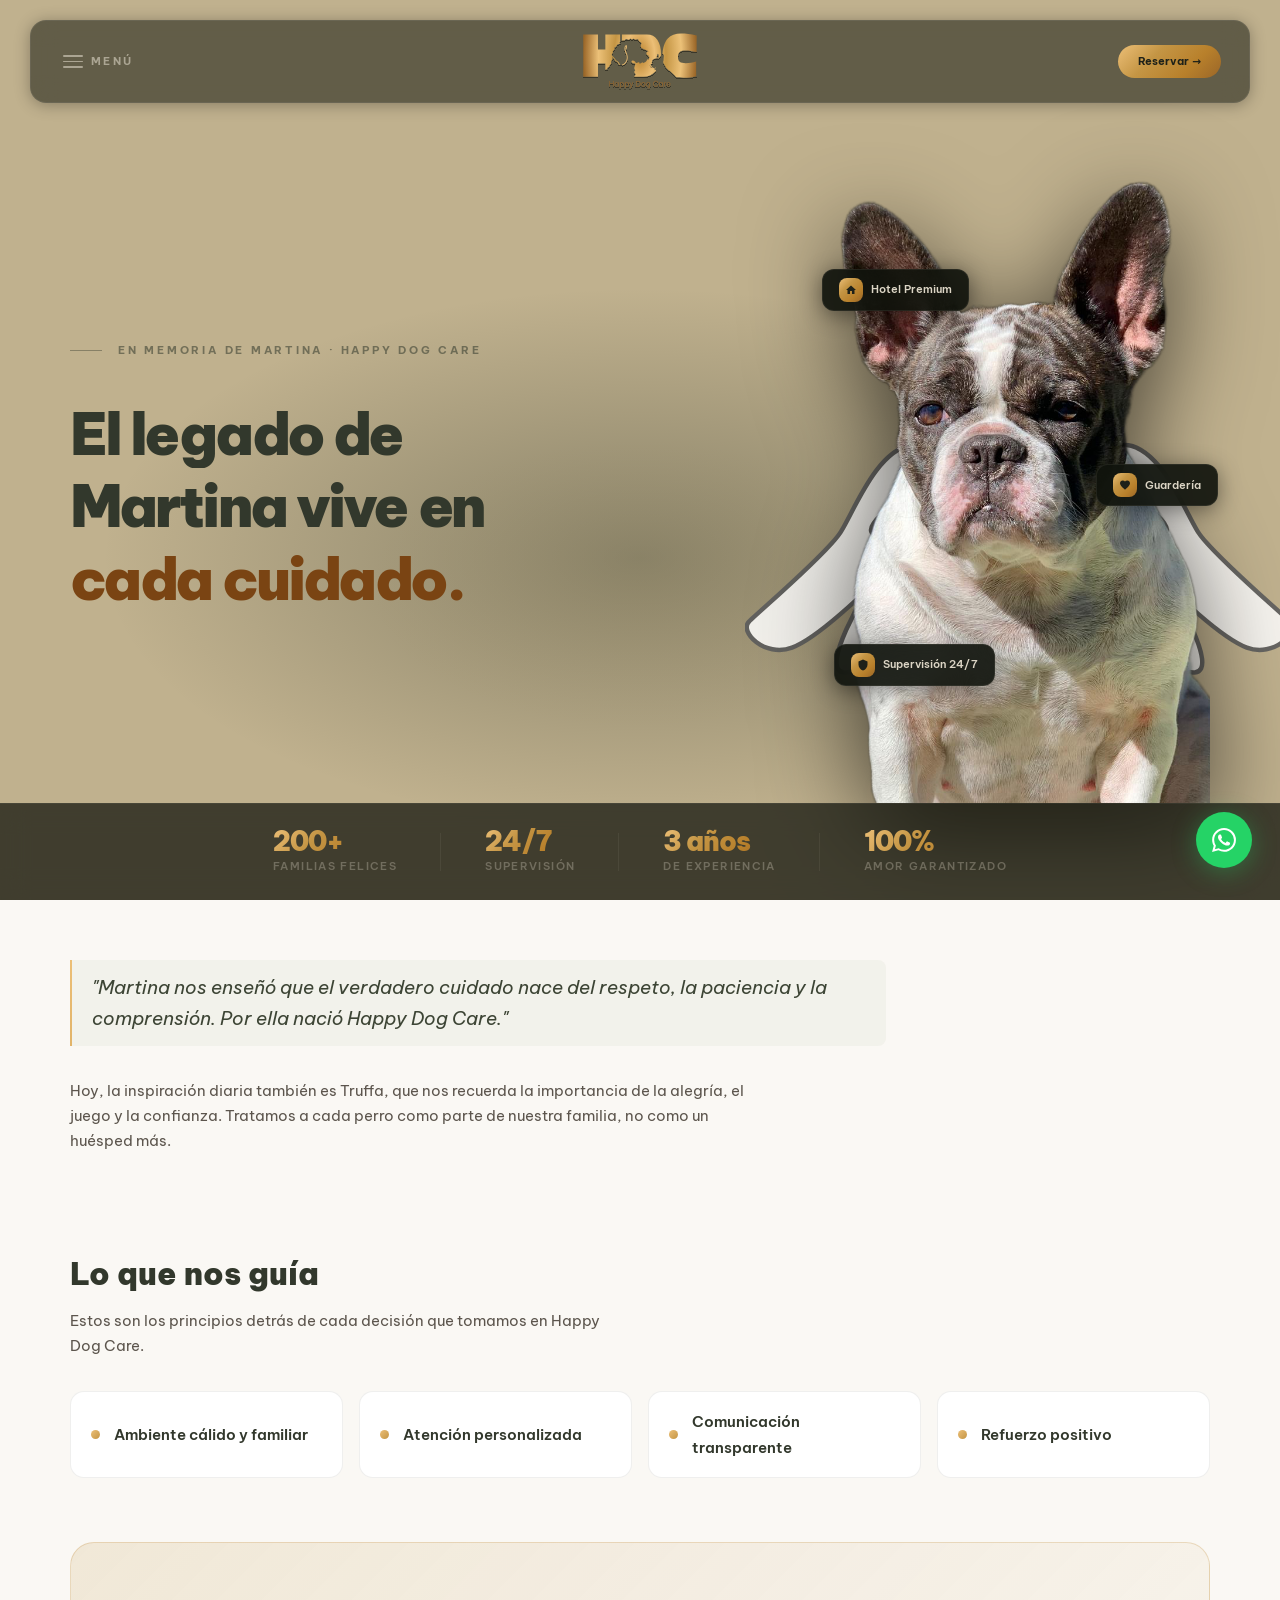
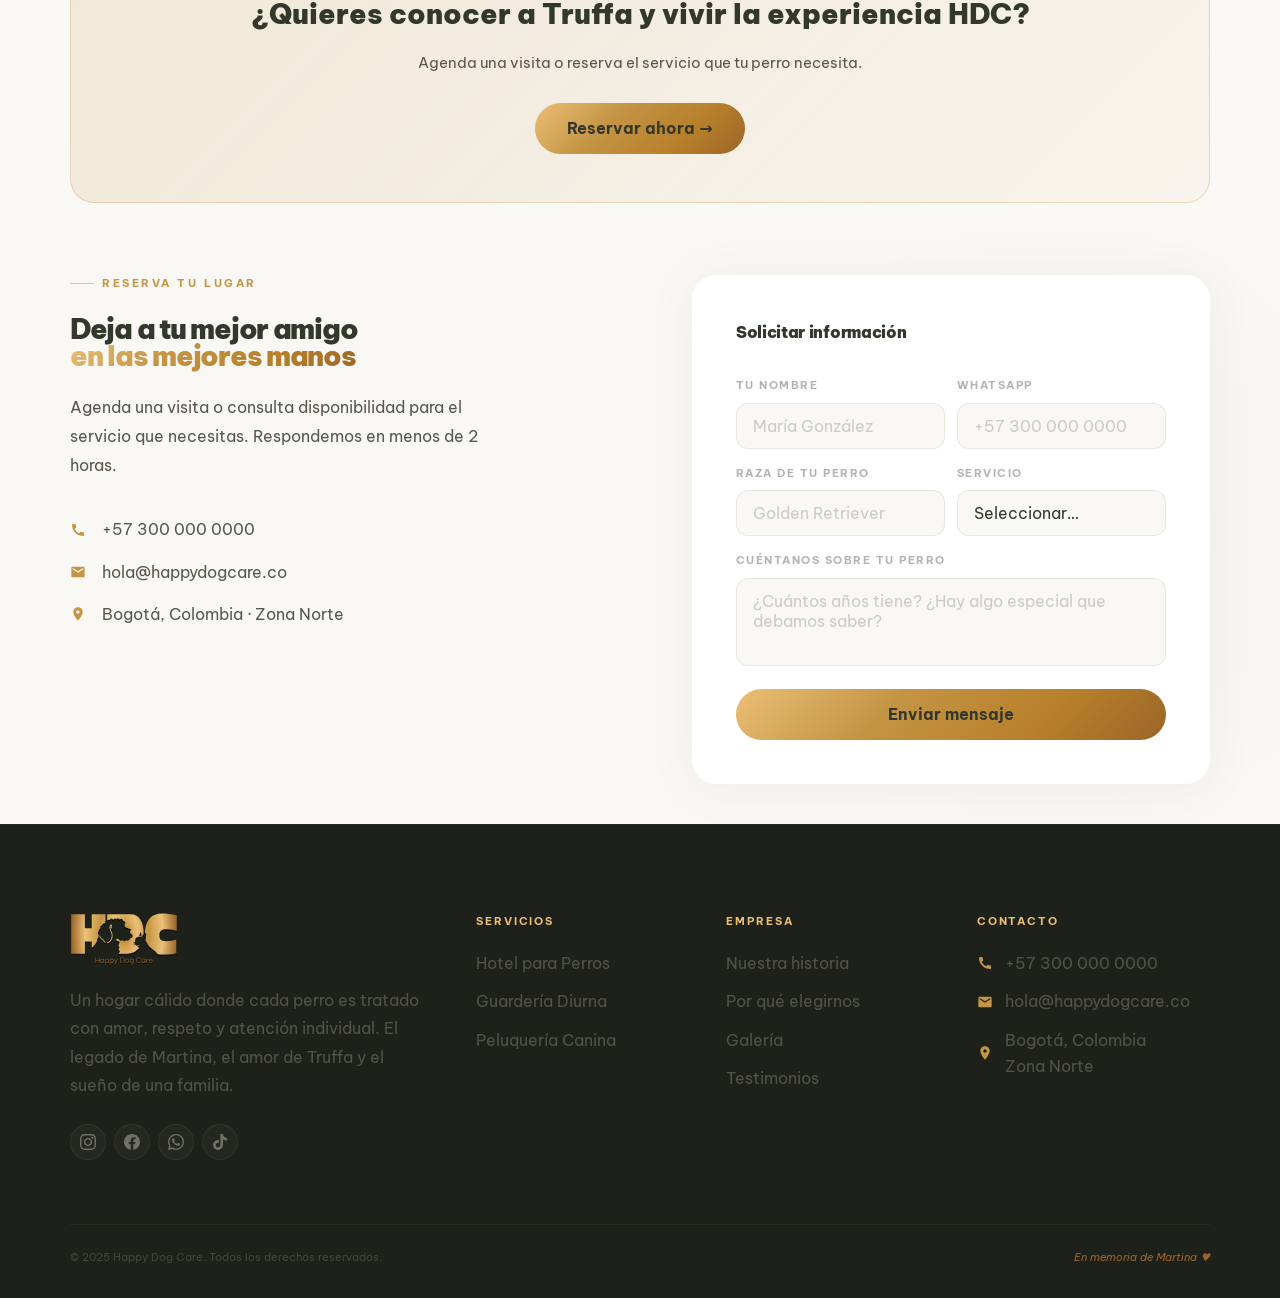
<file: nosotros.html>
<!DOCTYPE html>
<html lang="es">
<head>
<meta charset="UTF-8">
<meta name="viewport" content="width=device-width, initial-scale=1.0">
<title>Nuestra Historia — Happy Dog Care</title>
<meta name="description" content="Conoce la historia de Happy Dog Care: nacimos como un homenaje a Martina y hoy Truffa inspira nuestro cuidado diario a cada perro como parte de la familia.">
<meta name="theme-color" content="#1e2119">
<link rel="preconnect" href="https://fonts.googleapis.com">
<link rel="preconnect" href="https://fonts.gstatic.com" crossorigin>
<link href="https://fonts.googleapis.com/css2?family=Be+Vietnam+Pro:ital,wght@0,300;0,400;0,500;0,600;0,700;0,800;0,900;1,400;1,500&display=swap" rel="stylesheet" media="print" onload="this.media='all'">
<noscript><link href="https://fonts.googleapis.com/css2?family=Be+Vietnam+Pro:ital,wght@0,300;0,400;0,500;0,600;0,700;0,800;0,900;1,400;1,500&display=swap" rel="stylesheet"></noscript>
<link rel="stylesheet" href="styles.css">
</head>
<body class="svc-page">

<nav class="nav" id="nav">
  <div class="wrap">
    <div class="nav-row">
      <div class="nav-left">
        <button class="burger" id="burger" aria-label="Abrir menú">
          <div class="burger-lines"><span></span><span></span><span></span></div>
          <span class="burger-txt">Menú</span>
        </button>
      </div>
      <div class="nav-center">
        <a href="Homepage.html#inicio" class="nav-logo" aria-label="HDC Happy Dog Care — inicio">
          <svg class="svg-logo svg-logo-nav" viewBox="0 0 1222 602" aria-hidden="true" xmlns="http://www.w3.org/2000/svg"><defs><filter id="hdc-sh" x="-2%" y="-2%" width="106%" height="115%" filterUnits="objectBoundingBox" color-interpolation-filters="sRGB"><feFlood flood-opacity="0" result="BackgroundImageFix"/><feColorMatrix in="SourceAlpha" type="matrix" values="0 0 0 0 0 0 0 0 0 0 0 0 0 0 0 0 0 0 127 0" result="hardAlpha"/><feOffset dy="7"/><feGaussianBlur stdDeviation="6.5"/><feComposite in2="hardAlpha" operator="out"/><feColorMatrix type="matrix" values="0 0 0 0 0 0 0 0 0 0 0 0 0 0 0 0 0 0 0.42 0"/><feBlend mode="normal" in2="BackgroundImageFix" result="effect1_dropShadow"/><feBlend mode="normal" in="SourceGraphic" in2="effect1_dropShadow" result="shape"/></filter><radialGradient id="hdc-gr" cx="0" cy="0" r="1" gradientUnits="userSpaceOnUse" gradientTransform="translate(610.456 238.114) scale(597.456 1090.61)"><stop stop-color="#B8802B"/><stop offset="0.26" stop-color="#ECBF77"/><stop offset="0.46" stop-color="#C49544"/><stop offset="0.73" stop-color="#ECC178"/><stop offset="1" stop-color="#9A6628"/></radialGradient></defs><g filter="url(#hdc-sh)">
      <path d="M1044.71 6C1092.21 6 1144.69 12.6582 1208.02 26.6846L1207.57 201.013C1161.88 189.637 1125.69 184.336 1091.76 184.336C1033.86 184.336 1011.24 203.727 1011.24 253.821C1011.24 301.265 1033.41 318.589 1094.48 318.589C1132.47 318.589 1165.5 313.224 1202.59 300.555V454.845C1152.83 466.867 1121.62 470.229 1070.5 470.229C1038.14 470.229 1011.74 468.197 989.505 463.583C981.953 452.446 973.565 442.419 963.289 433.579L928.975 403.975C908.424 386.199 887.034 372.819 876.177 347.287L868.939 333.649L856.942 314.802C856.057 310.831 855.236 306.806 854.483 302.73C857.169 298.653 858.702 293.746 858.857 288.209C859.181 275.217 859.762 262.612 861.83 249.685C862.735 243.867 862.412 238.179 861.055 233.008C860.021 229.259 858.664 224.54 854.398 222.795C852.645 222.077 850.523 222.541 848.547 223.396C850.518 154.357 870.927 92.9647 903.577 58.0977C936.147 23.3873 982.741 6.00009 1044.71 6ZM168.161 172.895H245.968V15.2432H401.129V93.8506C396.794 95.0046 392.897 97.818 392.405 102.245C392.341 103.15 392.147 103.926 392.018 104.702C395.286 104.029 398.389 103.603 401.129 103.485V113.087C393.987 113.473 383.58 114.545 370.82 122.542C366.491 125.257 366.491 129.588 365.328 133.789C361.774 146.781 344.583 147.944 341.934 152.404C338.703 157.899 350.27 172.701 332.047 185.176L323.581 190.993C333.921 206.441 314.728 212.453 314.017 225.639C313.5 235.076 319.122 243.415 326.23 248.327V248.068L326.295 248.133C326.553 248.327 326.812 248.585 327.07 248.779C327.199 248.844 327.329 248.973 327.522 249.167C327.975 249.684 328.492 250.137 328.944 250.719C329.914 251.882 330.689 253.046 331.853 254.08C332.886 255.05 332.951 255.696 334.179 256.277C334.89 256.665 334.825 256.924 335.213 257.506C343.808 262.935 348.525 270.756 352.597 279.482C352.855 280.452 353.243 281.227 353.76 282.003C353.954 282.326 354.084 282.649 354.213 282.973C354.988 284.782 356.086 286.14 357.443 287.368C358.025 288.015 358.736 288.597 359.512 288.984C367.848 294.478 381.677 295.125 387.493 311.349C390.173 318.83 394.786 324.85 401.129 328.352V338.851C391.327 335.039 383.659 327.141 379.868 316.455C372.889 296.805 353.501 306.048 344.906 284.977C342.451 278.836 339.155 273.148 334.179 268.235L331.788 267.072C330.043 265.133 328.621 262.935 326.683 261.189C325.972 260.543 325.132 259.962 324.292 259.574C321.319 257.247 318.541 254.726 316.085 252.076C315.697 260.802 325.971 268.106 319.768 277.802L308.976 294.672C304.581 301.523 304.711 308.634 307.425 315.356L307.296 315.421C311.044 325.763 288.103 336.428 289.524 347.158C290.817 357.371 260.121 361.055 266.583 382.127C260.808 380.839 253.11 383.298 246.032 387.569V322.531H168.161V460.792H13V15.2432H168.161V172.895ZM683.857 15.2432C733.617 15.2432 767.997 33.2773 795.139 73.999C820.019 111.424 832.686 161.519 832.686 223.636C832.686 228.337 832.616 232.966 832.481 237.521C830.367 240.222 828.368 243.032 826.353 245.807L814.784 261.901C810.778 267.46 804.832 268.429 798.111 267.201C790.421 265.844 782.473 266.49 774.848 267.653C762.181 269.528 750.871 275.927 742.6 285.688C739.239 289.695 737.689 294.026 738.723 299.262C739.627 303.592 737.559 307.277 733.101 308.182C731.873 308.44 730.644 308.764 729.998 309.798C732.066 310.444 733.553 310.961 734.975 310.702C737.753 314.063 741.178 316.261 738.399 320.269C735.814 323.953 732.002 325.892 727.672 327.314C727.22 330.546 724.894 335.523 726.832 338.69L736.978 355.432C740.015 360.409 744.215 364.416 749.32 367.39C756.687 371.72 766.187 371.204 772.133 365.192C774.007 363.318 775.881 362.349 778.014 364.417C783.118 369.33 769.289 378.96 755.589 377.409C759.789 382.516 765.283 384.713 770.841 387.169L773.813 388.462C776.652 390.751 778.973 393.45 780.847 396.449C778.316 399.484 775.693 402.445 772.973 405.332C738.593 442.757 696.524 460.792 646.312 460.792H553.308C550.381 457.053 550.182 453.861 562.946 443.404C563.14 443.275 563.334 443.21 563.528 443.081C563.787 442.952 564.11 442.757 564.368 442.628C565.337 439.008 564.95 435.001 562.946 431.188L553.512 418.324C542.655 403.458 565.79 395.895 559.069 389.108C546.274 376.116 550.41 358.34 558.229 341.793C560.944 336.105 562.235 329.835 561.072 323.889C542.848 323.113 517.517 311.607 521.652 298.228C523.462 292.281 530.57 289.437 536.709 290.794C550.409 293.897 561.266 302.881 568.439 314.839C585.952 316.843 598.619 305.079 603.854 310.573C605.986 312.771 603.66 315.938 603.789 317.812C603.983 320.85 609.023 321.239 611.35 320.722C628.862 316.65 636.165 301.266 640.301 311.349C645.083 322.983 676.813 308.311 686.959 280.129C687.411 278.836 689.221 277.931 690.126 277.802C693.034 277.479 695.489 281.808 697.815 281.356C704.859 279.934 709.836 262.871 709.513 251.042C700.272 249.167 694.908 240.894 697.493 238.373L701.758 234.171C695.489 235.787 690.642 235.593 685.925 231.456C679.527 225.768 676.361 215.943 678.816 207.605C681.789 197.651 690.901 193.062 702.146 192.222C691.224 184.594 678.622 181.039 666.344 175.997L637.069 163.91C627.505 159.967 620.849 151.241 618.458 141.093C616.325 131.85 618.782 123.576 624.921 116.725C632.74 108.063 620.074 94.036 602.69 88.6064C595.194 86.9259 598.554 71.9299 587.633 67.082C572.511 60.3599 567.276 78.5232 553.641 65.2725C548.148 59.9076 539.682 57.322 533.995 63.5918C531.992 65.7893 530.183 67.6641 527.856 67.9229C524.819 68.1814 523.009 66.9532 520.489 64.8203C515.772 60.8128 506.272 58.9379 502.2 64.6904C498 70.6371 493.993 72.1885 489.922 72.1885C483.46 71.6066 479.001 62.1704 468.338 63.0752C451.859 64.4972 456.059 82.9187 437.706 77.877C431.115 76.0424 423.558 77.2592 420.581 83.3301V15.2432H683.857ZM722.89 346.771C719.271 353.299 721.985 360.991 727.736 365.839C731.678 369.2 735.75 371.074 741.631 371.333C734.07 364.869 728.253 356.725 722.89 346.771ZM719.594 325.957C714.683 331.839 712.938 339.466 714.23 347.934C715.2 344.96 716.105 341.858 718.818 339.467L719.594 325.957ZM447.464 165.203C447.012 146.846 455.155 126.549 467.498 129.522C480.487 132.626 474.929 159.257 465.171 174.123C461.94 171.99 461.358 169.017 459.872 166.948C463.943 157.77 467.239 148.914 465.559 138.185C454.444 148.01 456.124 165.591 459.032 179.682C461.229 190.218 465.623 199.655 470.405 209.609C483.395 236.628 486.174 266.555 474.348 294.414C464.759 317.185 445.457 338.117 420.581 341.054V331.312C449.914 327.291 470.212 293.339 472.215 262.806C474.994 220.791 448.369 201.529 447.464 165.203ZM804.38 223.248C803.863 221.632 802.118 217.301 800.115 218.012C796.109 220.339 793.782 225.38 792.554 229.646L784.153 259.187C790.292 259.251 795.204 258.928 800.567 260.026C804.122 260.737 807.353 259.638 809.162 256.342C808.451 244.966 807.611 234.107 804.38 223.248Z" fill="url(#hdc-gr)"/>
      <path d="M912.572 564.85C908.022 564.85 904.182 563.74 901.053 561.522C897.925 559.304 895.593 556.403 894.057 552.819C892.521 549.235 891.753 545.452 891.753 541.471C891.753 537.489 892.521 533.706 894.057 530.122C895.593 526.539 897.925 523.638 901.053 521.419C904.182 519.201 908.022 518.092 912.572 518.092C918.545 518.092 923.323 520.111 926.907 524.15C930.49 528.188 932.282 534.019 932.282 541.641V543.262H897.64V543.86C897.64 546.59 898.238 549.207 899.432 551.71C900.684 554.156 902.447 556.118 904.722 557.597C906.998 559.076 909.586 559.816 912.487 559.816C915.672 559.816 918.403 559.019 920.678 557.426C922.953 555.777 924.66 553.558 925.798 550.771H931.6C930.348 554.81 928.13 558.166 924.944 560.839C921.759 563.513 917.635 564.85 912.572 564.85ZM926.395 538.911C926.167 533.279 924.802 529.212 922.299 526.709C919.796 524.207 916.554 522.955 912.572 522.955C908.135 522.955 904.609 524.434 901.992 527.392C899.432 530.35 898.039 534.19 897.811 538.911H926.395Z" fill="#9A6628"/>
      <path d="M865.046 519.457H870.848V526.624H871.274C872.071 524.633 873.407 522.955 875.285 521.59C877.162 520.168 879.494 519.457 882.281 519.457C883.305 519.457 884.102 519.514 884.67 519.627C885.296 519.684 885.95 519.855 886.633 520.139L886.462 525.941C885.495 525.657 884.67 525.486 883.988 525.43C883.362 525.316 882.566 525.259 881.599 525.259C878.356 525.259 875.74 526.254 873.749 528.245C871.815 530.179 870.848 533.422 870.848 537.972V564.338H865.046V519.457Z" fill="#9A6628"/>
      <path d="M829.116 564.85C825.134 564.85 821.692 563.826 818.791 561.778C815.947 559.73 813.757 556.943 812.221 553.416C810.742 549.889 810.003 545.936 810.003 541.556C810.003 537.119 810.742 533.137 812.221 529.61C813.757 526.027 815.976 523.211 818.877 521.163C821.835 519.115 825.361 518.092 829.457 518.092C833.496 518.092 836.767 519.087 839.269 521.078C841.829 523.012 843.792 525.373 845.157 528.16H845.754V519.457H851.642V564.338H845.754V554.611H845.157C843.678 557.512 841.63 559.958 839.013 561.949C836.454 563.883 833.154 564.85 829.116 564.85ZM830.737 559.645C835.515 559.645 839.156 557.938 841.659 554.525C844.218 551.055 845.498 546.704 845.498 541.471C845.498 536.237 844.218 531.914 841.659 528.501C839.156 525.088 835.515 523.382 830.737 523.382C825.902 523.382 822.233 525.117 819.73 528.587C817.284 532 816.061 536.294 816.061 541.471C816.061 546.704 817.312 551.055 819.815 554.525C822.318 557.938 825.959 559.645 830.737 559.645Z" fill="#9A6628"/>
      <path d="M776.315 564.85C770.797 564.85 766.019 563.541 761.98 560.925C757.998 558.308 754.927 554.696 752.765 550.088C750.66 545.424 749.608 540.105 749.608 534.133C749.608 528.103 750.66 522.784 752.765 518.177C754.927 513.512 757.998 509.872 761.98 507.255C766.019 504.639 770.797 503.33 776.315 503.33C782.97 503.33 788.488 505.179 792.868 508.876C797.305 512.574 800.263 517.608 801.742 523.979H795.94C794.631 519.315 792.242 515.617 788.772 512.887C785.359 510.099 781.235 508.706 776.4 508.706C769.802 508.706 764.711 510.981 761.127 515.532C757.6 520.082 755.837 526.254 755.837 534.047C755.837 541.783 757.6 547.955 761.127 552.563C764.711 557.114 769.802 559.389 776.4 559.389C780.951 559.389 784.847 558.194 788.09 555.805C791.389 553.359 793.778 550.06 795.257 545.908H801.23C799.58 551.71 796.594 556.317 792.271 559.73C787.948 563.143 782.629 564.85 776.315 564.85Z" fill="#9A6628"/>
      <path d="M698.371 582C695.755 582 693.337 581.602 691.119 580.805V575.771C691.801 575.999 692.768 576.198 694.02 576.369C695.271 576.539 696.551 576.625 697.859 576.625C702.467 576.625 705.994 575.345 708.44 572.785C710.886 570.225 712.109 566.727 712.109 562.29V553.416H711.426C710.118 556.317 708.098 558.706 705.368 560.583C702.637 562.461 699.367 563.399 695.556 563.399C691.801 563.399 688.474 562.432 685.573 560.498C682.671 558.564 680.396 555.891 678.747 552.478C677.154 549.008 676.357 545.083 676.357 540.703C676.357 536.323 677.125 532.426 678.661 529.013C680.254 525.543 682.501 522.841 685.402 520.907C688.303 518.973 691.659 518.006 695.47 518.006C699.452 518.006 702.808 519.03 705.539 521.078C708.326 523.126 710.317 525.629 711.511 528.587H712.109V519.542H717.996V562.29C717.996 565.532 717.313 568.661 715.948 571.676C714.583 574.69 712.421 577.165 709.464 579.099C706.562 581.033 702.865 582 698.371 582ZM697.262 558.194C700.391 558.194 703.064 557.398 705.283 555.805C707.501 554.156 709.151 551.994 710.231 549.321C711.369 546.647 711.938 543.718 711.938 540.532C711.938 537.46 711.369 534.616 710.231 532C709.151 529.326 707.501 527.193 705.283 525.6C703.121 524.007 700.447 523.211 697.262 523.211C694.077 523.211 691.375 524.007 689.156 525.6C686.995 527.193 685.345 529.326 684.207 532C683.127 534.616 682.586 537.46 682.586 540.532C682.586 543.718 683.127 546.647 684.207 549.321C685.345 551.994 686.995 554.156 689.156 555.805C691.375 557.398 694.077 558.194 697.262 558.194Z" fill="#9A6628"/>
      <path d="M646.182 564.85C641.688 564.85 637.877 563.74 634.748 561.522C631.619 559.304 629.259 556.431 627.666 552.904C626.13 549.321 625.362 545.538 625.362 541.556C625.362 537.517 626.13 533.734 627.666 530.208C629.259 526.624 631.619 523.723 634.748 521.505C637.877 519.286 641.688 518.177 646.182 518.177C650.675 518.177 654.487 519.286 657.615 521.505C660.744 523.723 663.076 526.624 664.612 530.208C666.205 533.734 667.001 537.489 667.001 541.471C667.001 545.509 666.205 549.321 664.612 552.904C663.076 556.431 660.744 559.304 657.615 561.522C654.487 563.74 650.675 564.85 646.182 564.85ZM646.182 559.645C649.196 559.645 651.813 558.848 654.031 557.256C656.307 555.606 658.042 553.416 659.236 550.686C660.488 547.898 661.113 544.827 661.113 541.471C661.113 538.058 660.516 534.986 659.322 532.256C658.127 529.468 656.392 527.278 654.117 525.686C651.841 524.093 649.196 523.296 646.182 523.296C643.167 523.296 640.522 524.093 638.246 525.686C635.971 527.278 634.236 529.468 633.042 532.256C631.847 535.043 631.25 538.115 631.25 541.471C631.25 544.884 631.847 547.984 633.042 550.771C634.236 553.501 635.943 555.663 638.161 557.256C640.436 558.848 643.11 559.645 646.182 559.645Z" fill="#9A6628"/>
      <path d="M568.668 504.61H590.17C595.517 504.61 600.181 505.833 604.163 508.279C608.202 510.668 611.302 514.138 613.464 518.689C615.682 523.183 616.791 528.444 616.791 534.474C616.791 540.504 615.682 545.765 613.464 550.259C611.302 554.753 608.202 558.223 604.163 560.669C600.181 563.115 595.488 564.338 590.085 564.338H568.668V504.61ZM589.402 558.877C593.611 558.877 597.309 557.938 600.494 556.061C603.737 554.127 606.239 551.311 608.003 547.614C609.766 543.917 610.648 539.508 610.648 534.389C610.648 529.269 609.766 524.889 608.003 521.249C606.239 517.551 603.737 514.764 600.494 512.887C597.309 510.953 593.611 509.986 589.402 509.986H574.47V558.877H589.402Z" fill="#9A6628"/>
      <path d="M518.443 570.481C517.533 572.586 516.652 574.292 515.798 575.601C515.002 576.966 513.722 578.217 511.959 579.355C510.195 580.549 507.949 581.147 505.218 581.147C503.568 581.147 502.004 580.948 500.525 580.549V576.027C501.435 576.255 502.658 576.369 504.194 576.369C506.071 576.369 507.55 575.999 508.631 575.259C509.769 574.577 510.679 573.638 511.362 572.444C512.044 571.306 512.869 569.571 513.836 567.239L516.054 561.778L499.245 519.457H505.474L518.87 555.208H519.382L533.631 519.457H539.86L518.443 570.481Z" fill="#9A6628"/>
      <path d="M474.87 564.85C470.888 564.85 467.589 563.883 464.972 561.949C462.355 559.958 460.336 557.512 458.914 554.611H458.317V581.573H452.429V519.457H458.317V528.16H458.914C460.279 525.373 462.213 523.012 464.716 521.078C467.276 519.087 470.575 518.092 474.614 518.092C478.709 518.092 482.208 519.115 485.109 521.163C488.067 523.211 490.285 526.027 491.764 529.61C493.3 533.137 494.068 537.119 494.068 541.556C494.068 545.936 493.3 549.889 491.764 553.416C490.285 556.943 488.095 559.73 485.194 561.778C482.293 563.826 478.852 564.85 474.87 564.85ZM473.249 559.645C478.084 559.645 481.753 557.938 484.255 554.525C486.758 551.055 488.01 546.704 488.01 541.471C488.01 536.294 486.758 532 484.255 528.587C481.753 525.117 478.084 523.382 473.249 523.382C468.527 523.382 464.887 525.117 462.327 528.587C459.767 532.056 458.487 536.38 458.487 541.556C458.487 546.732 459.767 551.055 462.327 554.525C464.887 557.938 468.527 559.645 473.249 559.645Z" fill="#9A6628"/>
      <path d="M421.792 564.85C417.81 564.85 414.51 563.883 411.894 561.949C409.277 559.958 407.258 557.512 405.836 554.611H405.238V581.573H399.351V519.457H405.238V528.16H405.836C407.201 525.373 409.135 523.012 411.638 521.078C414.198 519.087 417.497 518.092 421.536 518.092C425.631 518.092 429.13 519.115 432.031 521.163C434.988 523.211 437.207 526.027 438.686 529.61C440.222 533.137 440.99 537.119 440.99 541.556C440.99 545.936 440.222 549.889 438.686 553.416C437.207 556.943 435.017 559.73 432.116 561.778C429.215 563.826 425.773 564.85 421.792 564.85ZM420.17 559.645C425.005 559.645 428.674 557.938 431.177 554.525C433.68 551.055 434.932 546.704 434.932 541.471C434.932 536.294 433.68 532 431.177 528.587C428.674 525.117 425.005 523.382 420.17 523.382C415.449 523.382 411.809 525.117 409.249 528.587C406.689 532.056 405.409 536.38 405.409 541.556C405.409 546.732 406.689 551.055 409.249 554.525C411.809 557.938 415.449 559.645 420.17 559.645Z" fill="#9A6628"/>
      <path d="M362.995 564.85C359.013 564.85 355.571 563.826 352.67 561.778C349.826 559.73 347.636 556.943 346.1 553.416C344.621 549.889 343.882 545.936 343.882 541.556C343.882 537.119 344.621 533.137 346.1 529.61C347.636 526.027 349.855 523.211 352.756 521.163C355.714 519.115 359.24 518.092 363.336 518.092C367.375 518.092 370.645 519.087 373.148 521.078C375.708 523.012 377.671 525.373 379.036 528.16H379.633V519.457H385.52V564.338H379.633V554.611H379.036C377.557 557.512 375.509 559.958 372.892 561.949C370.333 563.883 367.033 564.85 362.995 564.85ZM364.616 559.645C369.394 559.645 373.035 557.938 375.537 554.525C378.097 551.055 379.377 546.704 379.377 541.471C379.377 536.237 378.097 531.914 375.537 528.501C373.035 525.088 369.394 523.382 364.616 523.382C359.781 523.382 356.112 525.117 353.609 528.587C351.163 532 349.94 536.294 349.94 541.471C349.94 546.704 351.191 551.055 353.694 554.525C356.197 557.938 359.838 559.645 364.616 559.645Z" fill="#9A6628"/>
      <path d="M332.727 504.61V564.338H326.839V536.692H294.416V564.338H288.529V504.61H294.416V531.829H326.839V504.61H332.727Z" fill="#9A6628"/>
    </g></svg>
        </a>
      </div>
      <div class="nav-right">
        <a href="#reservar" class="nav-cta">Reservar &#x2192;</a>
      </div>
    </div>
  </div>
</nav>

<div class="mnav" id="mnav" role="dialog" aria-modal="true" aria-label="Menú de navegación">
  <button class="mnav-x" id="mnav-x" aria-label="Cerrar menú">
    <svg viewBox="0 0 24 24"><path d="M6 18L18 6M6 6l12 12"/></svg>
  </button>
  <a href="nosotros.html" class="mnav-link">Nosotros</a>
  <div class="mnav-item">
    <button class="mnav-toggle" id="mnav-svc-toggle" aria-expanded="false" aria-controls="mnav-sub">
      Servicios
      <svg class="mnav-chev" viewBox="0 0 24 24"><path d="M7 10l5 5 5-5z"/></svg>
    </button>
    <div class="mnav-sub" id="mnav-sub">
      <a href="hotel.html" class="mnav-sublink mnav-link">Hotel para Perros</a>
      <a href="guarderia.html" class="mnav-sublink mnav-link">Guardería Diurna</a>
      <a href="peluqueria.html" class="mnav-sublink mnav-link">Peluquería Canina</a>
      <a href="Homepage.html#servicios" class="mnav-sublink mnav-link mnav-sublink-all">Ver todos &rarr;</a>
    </div>
  </div>
  <a href="Homepage.html#por-que" class="mnav-link">¿Por qué HDC?</a>
  <a href="Homepage.html#galeria" class="mnav-link">Galería</a>
  <a href="#reservar" class="btn-g mnav-link">Reservar ahora</a>
</div>


<section class="hero nosotros-dog-hero">
  <div class="nosotros-hero-row">
    <div class="hero-body">
      <div class="h-eyebrow-wrap">
        <span class="h-eline"></span>
        <span class="h-eyebrow">En memoria de Martina · Happy Dog Care</span>
      </div>
      <h1 class="h-title h-par-title">
        <span class="hw"><span class="hwi" style="animation-delay:.05s">El legado de</span></span><br>
        <span class="hw"><span class="hwi" style="animation-delay:.2s">Martina vive en</span></span><br>
        <span class="hw"><em class="hwi" style="animation-delay:.36s">cada cuidado.</em></span>
      </h1>
    </div>
    <div class="h-dog-area h-par-dog nosotros-dog-area">
      <div class="h-glow-base"></div>
      <img src="Alas.svg" alt="" class="nosotros-wings">
      <div class="h-dog-wrap">
        <img src="martina-photo.png" alt="Martina" style="width:100%;height:100%;object-fit:cover;object-position:center top">
      </div>
      <div class="h-chip hca">
        <div class="h-ci"><svg viewBox="0 0 24 24"><path d="M10 20v-6h4v6h5v-8h3L12 3 2 12h3v8z"/></svg></div>
        Hotel Premium
      </div>
      <div class="h-chip hcb">
        <div class="h-ci"><svg viewBox="0 0 24 24"><path d="M12 21.35l-1.45-1.32C5.4 15.36 2 12.28 2 8.5 2 5.42 4.42 3 7.5 3c1.74 0 3.41.81 4.5 2.09C13.09 3.81 14.76 3 16.5 3 19.58 3 22 5.42 22 8.5c0 3.78-3.4 6.86-8.55 11.54L12 21.35z"/></svg></div>
        Guardería
      </div>
      <div class="h-chip hcc">
        <div class="h-ci"><svg viewBox="0 0 24 24"><path d="M12 1L3 5v6c0 5.55 3.84 10.74 9 12 5.16-1.26 9-6.45 9-12V5l-9-4z"/></svg></div>
        Supervisión 24/7
      </div>
    </div>
  </div>
  <div class="hero-stats">
    <div class="wrap">
      <div class="hero-stats-row">
        <div><span class="stat-n" data-counter="200" data-suffix="+">200+</span><div class="stat-l">Familias felices</div></div>
        <div><span class="stat-n">24/7</span><div class="stat-l">Supervisión</div></div>
        <div><span class="stat-n" data-counter="3" data-suffix=" años">3 años</span><div class="stat-l">De experiencia</div></div>
        <div><span class="stat-n" data-counter="100" data-suffix="%">100%</span><div class="stat-l">Amor garantizado</div></div>
      </div>
    </div>
  </div>
</section>
<section class="svc-section">
  <div class="wrap">
    <blockquote class="about-q" style="max-width:68ch;font-size:14pt">"Martina nos enseñó que el verdadero cuidado nace del respeto, la paciencia y la comprensión. Por ella nació Happy Dog Care."</blockquote>
    <p class="svc-section-sub" style="max-width:68ch">Hoy, la inspiración diaria también es Truffa, que nos recuerda la importancia de la alegría, el juego y la confianza. Tratamos a cada perro como parte de nuestra familia, no como un huésped más.</p>
  </div>
</section>

<section class="svc-section">
  <div class="wrap">
    <h2 class="svc-section-h">Lo que nos guía</h2>
    <p class="svc-section-sub">Estos son los principios detrás de cada decisión que tomamos en Happy Dog Care.</p>
    <div class="svc-feat-grid">
      <div class="svc-feat-card"><span class="dot"></span><span>Ambiente cálido y familiar</span></div>
      <div class="svc-feat-card"><span class="dot"></span><span>Atención personalizada</span></div>
      <div class="svc-feat-card"><span class="dot"></span><span>Comunicación transparente</span></div>
      <div class="svc-feat-card"><span class="dot"></span><span>Refuerzo positivo</span></div>
    </div>
  </div>
</section>

<section class="svc-section">
  <div class="wrap">
    <div class="svc-cta-band">
      <h3>¿Quieres conocer a Truffa y vivir la experiencia HDC?</h3>
      <p>Agenda una visita o reserva el servicio que tu perro necesita.</p>
      <div class="svc-cta-row">
        <a href="#reservar" class="btn-g">Reservar ahora &rarr;</a>
      </div>
    </div>
  </div>
</section>


<section class="booking" id="reservar">
  <div class="wrap">
    <div class="book-in">
      <div>
        <div class="blabel">Reserva tu lugar</div>
        <h2 class="book-h">Deja a tu mejor amigo<br><span class="gt">en las mejores manos</span></h2>
        <p class="book-p">Agenda una visita o consulta disponibilidad para el servicio que necesitas. Respondemos en menos de 2 horas.</p>
        <div class="bc">
          <div class="bc-r">
            <svg viewBox="0 0 24 24"><path d="M20.01 15.38c-1.23 0-2.42-.2-3.53-.56-.35-.12-.74-.03-1.01.24l-1.57 1.97c-2.83-1.35-5.48-3.9-6.89-6.83l1.95-1.66c.27-.28.35-.67.24-1.02-.37-1.12-.56-2.3-.56-3.53 0-.54-.45-.99-.99-.99H4.19C3.65 3 3 3.24 3 3.99 3 13.28 10.73 21 20.01 21c.71 0 .99-.63.99-1.18v-3.45c0-.54-.45-.99-.99-.99z"/></svg>
            <span>+57 300 000 0000</span>
          </div>
          <div class="bc-r">
            <svg viewBox="0 0 24 24"><path d="M20 4H4c-1.1 0-1.99.9-1.99 2L2 18c0 1.1.9 2 2 2h16c1.1 0 2-.9 2-2V6c0-1.1-.9-2-2-2zm0 4l-8 5-8-5V6l8 5 8-5v2z"/></svg>
            <span>hola@happydogcare.co</span>
          </div>
          <div class="bc-r">
            <svg viewBox="0 0 24 24"><path d="M12 2C8.13 2 5 5.13 5 9c0 5.25 7 13 7 13s7-7.75 7-13c0-3.87-3.13-7-7-7zm0 9.5c-1.38 0-2.5-1.12-2.5-2.5s1.12-2.5 2.5-2.5 2.5 1.12 2.5 2.5-1.12 2.5-2.5 2.5z"/></svg>
            <span>Bogotá, Colombia · Zona Norte</span>
          </div>
        </div>
      </div>
      <div class="bform">
        <div class="bform-t">Solicitar información</div>
        <div class="fg-r">
          <div class="fg">
            <label for="nombre">Tu nombre</label>
            <input type="text" id="nombre" placeholder="María González" autocomplete="name">
          </div>
          <div class="fg">
            <label for="tel">WhatsApp</label>
            <input type="tel" id="tel" placeholder="+57 300 000 0000" autocomplete="tel">
          </div>
        </div>
        <div class="fg-r">
          <div class="fg">
            <label for="raza">Raza de tu perro</label>
            <input type="text" id="raza" placeholder="Golden Retriever" autocomplete="off">
          </div>
          <div class="fg">
            <label for="servicio">Servicio</label>
            <select id="servicio">
              <option value="">Seleccionar…</option>
              <option>Hotel para Perros</option>
              <option>Guardería Diurna</option>
              <option>Peluquería Canina</option>
              <option>Consulta general</option>
            </select>
          </div>
        </div>
        <div class="fg">
          <label for="msg">Cuéntanos sobre tu perro</label>
          <textarea id="msg" placeholder="¿Cuántos años tiene? ¿Hay algo especial que debamos saber?"></textarea>
        </div>
        <button type="button" class="btn-g mag" style="width:100%;justify-content:center" onclick="this.textContent='¡Enviado! Te contactamos pronto.'">
          Enviar mensaje
        </button>
      </div>
    </div>
  </div>
</section>

<footer class="footer">
  <div class="wrap">
    <div class="foot-in">
      <div>
        <span class="foot-logo"><svg class="svg-logo svg-logo-foot" viewBox="0 0 1222 602" aria-label="HDC Happy Dog Care" xmlns="http://www.w3.org/2000/svg"><defs><filter id="hdc-sh" x="-2%" y="-2%" width="106%" height="115%" filterUnits="objectBoundingBox" color-interpolation-filters="sRGB"><feFlood flood-opacity="0" result="BackgroundImageFix"/><feColorMatrix in="SourceAlpha" type="matrix" values="0 0 0 0 0 0 0 0 0 0 0 0 0 0 0 0 0 0 127 0" result="hardAlpha"/><feOffset dy="7"/><feGaussianBlur stdDeviation="6.5"/><feComposite in2="hardAlpha" operator="out"/><feColorMatrix type="matrix" values="0 0 0 0 0 0 0 0 0 0 0 0 0 0 0 0 0 0 0.42 0"/><feBlend mode="normal" in2="BackgroundImageFix" result="effect1_dropShadow"/><feBlend mode="normal" in="SourceGraphic" in2="effect1_dropShadow" result="shape"/></filter><radialGradient id="hdc-gr" cx="0" cy="0" r="1" gradientUnits="userSpaceOnUse" gradientTransform="translate(610.456 238.114) scale(597.456 1090.61)"><stop stop-color="#B8802B"/><stop offset="0.26" stop-color="#ECBF77"/><stop offset="0.46" stop-color="#C49544"/><stop offset="0.73" stop-color="#ECC178"/><stop offset="1" stop-color="#9A6628"/></radialGradient></defs><g filter="url(#hdc-sh)">
      <path d="M1044.71 6C1092.21 6 1144.69 12.6582 1208.02 26.6846L1207.57 201.013C1161.88 189.637 1125.69 184.336 1091.76 184.336C1033.86 184.336 1011.24 203.727 1011.24 253.821C1011.24 301.265 1033.41 318.589 1094.48 318.589C1132.47 318.589 1165.5 313.224 1202.59 300.555V454.845C1152.83 466.867 1121.62 470.229 1070.5 470.229C1038.14 470.229 1011.74 468.197 989.505 463.583C981.953 452.446 973.565 442.419 963.289 433.579L928.975 403.975C908.424 386.199 887.034 372.819 876.177 347.287L868.939 333.649L856.942 314.802C856.057 310.831 855.236 306.806 854.483 302.73C857.169 298.653 858.702 293.746 858.857 288.209C859.181 275.217 859.762 262.612 861.83 249.685C862.735 243.867 862.412 238.179 861.055 233.008C860.021 229.259 858.664 224.54 854.398 222.795C852.645 222.077 850.523 222.541 848.547 223.396C850.518 154.357 870.927 92.9647 903.577 58.0977C936.147 23.3873 982.741 6.00009 1044.71 6ZM168.161 172.895H245.968V15.2432H401.129V93.8506C396.794 95.0046 392.897 97.818 392.405 102.245C392.341 103.15 392.147 103.926 392.018 104.702C395.286 104.029 398.389 103.603 401.129 103.485V113.087C393.987 113.473 383.58 114.545 370.82 122.542C366.491 125.257 366.491 129.588 365.328 133.789C361.774 146.781 344.583 147.944 341.934 152.404C338.703 157.899 350.27 172.701 332.047 185.176L323.581 190.993C333.921 206.441 314.728 212.453 314.017 225.639C313.5 235.076 319.122 243.415 326.23 248.327V248.068L326.295 248.133C326.553 248.327 326.812 248.585 327.07 248.779C327.199 248.844 327.329 248.973 327.522 249.167C327.975 249.684 328.492 250.137 328.944 250.719C329.914 251.882 330.689 253.046 331.853 254.08C332.886 255.05 332.951 255.696 334.179 256.277C334.89 256.665 334.825 256.924 335.213 257.506C343.808 262.935 348.525 270.756 352.597 279.482C352.855 280.452 353.243 281.227 353.76 282.003C353.954 282.326 354.084 282.649 354.213 282.973C354.988 284.782 356.086 286.14 357.443 287.368C358.025 288.015 358.736 288.597 359.512 288.984C367.848 294.478 381.677 295.125 387.493 311.349C390.173 318.83 394.786 324.85 401.129 328.352V338.851C391.327 335.039 383.659 327.141 379.868 316.455C372.889 296.805 353.501 306.048 344.906 284.977C342.451 278.836 339.155 273.148 334.179 268.235L331.788 267.072C330.043 265.133 328.621 262.935 326.683 261.189C325.972 260.543 325.132 259.962 324.292 259.574C321.319 257.247 318.541 254.726 316.085 252.076C315.697 260.802 325.971 268.106 319.768 277.802L308.976 294.672C304.581 301.523 304.711 308.634 307.425 315.356L307.296 315.421C311.044 325.763 288.103 336.428 289.524 347.158C290.817 357.371 260.121 361.055 266.583 382.127C260.808 380.839 253.11 383.298 246.032 387.569V322.531H168.161V460.792H13V15.2432H168.161V172.895ZM683.857 15.2432C733.617 15.2432 767.997 33.2773 795.139 73.999C820.019 111.424 832.686 161.519 832.686 223.636C832.686 228.337 832.616 232.966 832.481 237.521C830.367 240.222 828.368 243.032 826.353 245.807L814.784 261.901C810.778 267.46 804.832 268.429 798.111 267.201C790.421 265.844 782.473 266.49 774.848 267.653C762.181 269.528 750.871 275.927 742.6 285.688C739.239 289.695 737.689 294.026 738.723 299.262C739.627 303.592 737.559 307.277 733.101 308.182C731.873 308.44 730.644 308.764 729.998 309.798C732.066 310.444 733.553 310.961 734.975 310.702C737.753 314.063 741.178 316.261 738.399 320.269C735.814 323.953 732.002 325.892 727.672 327.314C727.22 330.546 724.894 335.523 726.832 338.69L736.978 355.432C740.015 360.409 744.215 364.416 749.32 367.39C756.687 371.72 766.187 371.204 772.133 365.192C774.007 363.318 775.881 362.349 778.014 364.417C783.118 369.33 769.289 378.96 755.589 377.409C759.789 382.516 765.283 384.713 770.841 387.169L773.813 388.462C776.652 390.751 778.973 393.45 780.847 396.449C778.316 399.484 775.693 402.445 772.973 405.332C738.593 442.757 696.524 460.792 646.312 460.792H553.308C550.381 457.053 550.182 453.861 562.946 443.404C563.14 443.275 563.334 443.21 563.528 443.081C563.787 442.952 564.11 442.757 564.368 442.628C565.337 439.008 564.95 435.001 562.946 431.188L553.512 418.324C542.655 403.458 565.79 395.895 559.069 389.108C546.274 376.116 550.41 358.34 558.229 341.793C560.944 336.105 562.235 329.835 561.072 323.889C542.848 323.113 517.517 311.607 521.652 298.228C523.462 292.281 530.57 289.437 536.709 290.794C550.409 293.897 561.266 302.881 568.439 314.839C585.952 316.843 598.619 305.079 603.854 310.573C605.986 312.771 603.66 315.938 603.789 317.812C603.983 320.85 609.023 321.239 611.35 320.722C628.862 316.65 636.165 301.266 640.301 311.349C645.083 322.983 676.813 308.311 686.959 280.129C687.411 278.836 689.221 277.931 690.126 277.802C693.034 277.479 695.489 281.808 697.815 281.356C704.859 279.934 709.836 262.871 709.513 251.042C700.272 249.167 694.908 240.894 697.493 238.373L701.758 234.171C695.489 235.787 690.642 235.593 685.925 231.456C679.527 225.768 676.361 215.943 678.816 207.605C681.789 197.651 690.901 193.062 702.146 192.222C691.224 184.594 678.622 181.039 666.344 175.997L637.069 163.91C627.505 159.967 620.849 151.241 618.458 141.093C616.325 131.85 618.782 123.576 624.921 116.725C632.74 108.063 620.074 94.036 602.69 88.6064C595.194 86.9259 598.554 71.9299 587.633 67.082C572.511 60.3599 567.276 78.5232 553.641 65.2725C548.148 59.9076 539.682 57.322 533.995 63.5918C531.992 65.7893 530.183 67.6641 527.856 67.9229C524.819 68.1814 523.009 66.9532 520.489 64.8203C515.772 60.8128 506.272 58.9379 502.2 64.6904C498 70.6371 493.993 72.1885 489.922 72.1885C483.46 71.6066 479.001 62.1704 468.338 63.0752C451.859 64.4972 456.059 82.9187 437.706 77.877C431.115 76.0424 423.558 77.2592 420.581 83.3301V15.2432H683.857ZM722.89 346.771C719.271 353.299 721.985 360.991 727.736 365.839C731.678 369.2 735.75 371.074 741.631 371.333C734.07 364.869 728.253 356.725 722.89 346.771ZM719.594 325.957C714.683 331.839 712.938 339.466 714.23 347.934C715.2 344.96 716.105 341.858 718.818 339.467L719.594 325.957ZM447.464 165.203C447.012 146.846 455.155 126.549 467.498 129.522C480.487 132.626 474.929 159.257 465.171 174.123C461.94 171.99 461.358 169.017 459.872 166.948C463.943 157.77 467.239 148.914 465.559 138.185C454.444 148.01 456.124 165.591 459.032 179.682C461.229 190.218 465.623 199.655 470.405 209.609C483.395 236.628 486.174 266.555 474.348 294.414C464.759 317.185 445.457 338.117 420.581 341.054V331.312C449.914 327.291 470.212 293.339 472.215 262.806C474.994 220.791 448.369 201.529 447.464 165.203ZM804.38 223.248C803.863 221.632 802.118 217.301 800.115 218.012C796.109 220.339 793.782 225.38 792.554 229.646L784.153 259.187C790.292 259.251 795.204 258.928 800.567 260.026C804.122 260.737 807.353 259.638 809.162 256.342C808.451 244.966 807.611 234.107 804.38 223.248Z" fill="url(#hdc-gr)"/>
      <path d="M912.572 564.85C908.022 564.85 904.182 563.74 901.053 561.522C897.925 559.304 895.593 556.403 894.057 552.819C892.521 549.235 891.753 545.452 891.753 541.471C891.753 537.489 892.521 533.706 894.057 530.122C895.593 526.539 897.925 523.638 901.053 521.419C904.182 519.201 908.022 518.092 912.572 518.092C918.545 518.092 923.323 520.111 926.907 524.15C930.49 528.188 932.282 534.019 932.282 541.641V543.262H897.64V543.86C897.64 546.59 898.238 549.207 899.432 551.71C900.684 554.156 902.447 556.118 904.722 557.597C906.998 559.076 909.586 559.816 912.487 559.816C915.672 559.816 918.403 559.019 920.678 557.426C922.953 555.777 924.66 553.558 925.798 550.771H931.6C930.348 554.81 928.13 558.166 924.944 560.839C921.759 563.513 917.635 564.85 912.572 564.85ZM926.395 538.911C926.167 533.279 924.802 529.212 922.299 526.709C919.796 524.207 916.554 522.955 912.572 522.955C908.135 522.955 904.609 524.434 901.992 527.392C899.432 530.35 898.039 534.19 897.811 538.911H926.395Z" fill="#9A6628"/>
      <path d="M865.046 519.457H870.848V526.624H871.274C872.071 524.633 873.407 522.955 875.285 521.59C877.162 520.168 879.494 519.457 882.281 519.457C883.305 519.457 884.102 519.514 884.67 519.627C885.296 519.684 885.95 519.855 886.633 520.139L886.462 525.941C885.495 525.657 884.67 525.486 883.988 525.43C883.362 525.316 882.566 525.259 881.599 525.259C878.356 525.259 875.74 526.254 873.749 528.245C871.815 530.179 870.848 533.422 870.848 537.972V564.338H865.046V519.457Z" fill="#9A6628"/>
      <path d="M829.116 564.85C825.134 564.85 821.692 563.826 818.791 561.778C815.947 559.73 813.757 556.943 812.221 553.416C810.742 549.889 810.003 545.936 810.003 541.556C810.003 537.119 810.742 533.137 812.221 529.61C813.757 526.027 815.976 523.211 818.877 521.163C821.835 519.115 825.361 518.092 829.457 518.092C833.496 518.092 836.767 519.087 839.269 521.078C841.829 523.012 843.792 525.373 845.157 528.16H845.754V519.457H851.642V564.338H845.754V554.611H845.157C843.678 557.512 841.63 559.958 839.013 561.949C836.454 563.883 833.154 564.85 829.116 564.85ZM830.737 559.645C835.515 559.645 839.156 557.938 841.659 554.525C844.218 551.055 845.498 546.704 845.498 541.471C845.498 536.237 844.218 531.914 841.659 528.501C839.156 525.088 835.515 523.382 830.737 523.382C825.902 523.382 822.233 525.117 819.73 528.587C817.284 532 816.061 536.294 816.061 541.471C816.061 546.704 817.312 551.055 819.815 554.525C822.318 557.938 825.959 559.645 830.737 559.645Z" fill="#9A6628"/>
      <path d="M776.315 564.85C770.797 564.85 766.019 563.541 761.98 560.925C757.998 558.308 754.927 554.696 752.765 550.088C750.66 545.424 749.608 540.105 749.608 534.133C749.608 528.103 750.66 522.784 752.765 518.177C754.927 513.512 757.998 509.872 761.98 507.255C766.019 504.639 770.797 503.33 776.315 503.33C782.97 503.33 788.488 505.179 792.868 508.876C797.305 512.574 800.263 517.608 801.742 523.979H795.94C794.631 519.315 792.242 515.617 788.772 512.887C785.359 510.099 781.235 508.706 776.4 508.706C769.802 508.706 764.711 510.981 761.127 515.532C757.6 520.082 755.837 526.254 755.837 534.047C755.837 541.783 757.6 547.955 761.127 552.563C764.711 557.114 769.802 559.389 776.4 559.389C780.951 559.389 784.847 558.194 788.09 555.805C791.389 553.359 793.778 550.06 795.257 545.908H801.23C799.58 551.71 796.594 556.317 792.271 559.73C787.948 563.143 782.629 564.85 776.315 564.85Z" fill="#9A6628"/>
      <path d="M698.371 582C695.755 582 693.337 581.602 691.119 580.805V575.771C691.801 575.999 692.768 576.198 694.02 576.369C695.271 576.539 696.551 576.625 697.859 576.625C702.467 576.625 705.994 575.345 708.44 572.785C710.886 570.225 712.109 566.727 712.109 562.29V553.416H711.426C710.118 556.317 708.098 558.706 705.368 560.583C702.637 562.461 699.367 563.399 695.556 563.399C691.801 563.399 688.474 562.432 685.573 560.498C682.671 558.564 680.396 555.891 678.747 552.478C677.154 549.008 676.357 545.083 676.357 540.703C676.357 536.323 677.125 532.426 678.661 529.013C680.254 525.543 682.501 522.841 685.402 520.907C688.303 518.973 691.659 518.006 695.47 518.006C699.452 518.006 702.808 519.03 705.539 521.078C708.326 523.126 710.317 525.629 711.511 528.587H712.109V519.542H717.996V562.29C717.996 565.532 717.313 568.661 715.948 571.676C714.583 574.69 712.421 577.165 709.464 579.099C706.562 581.033 702.865 582 698.371 582ZM697.262 558.194C700.391 558.194 703.064 557.398 705.283 555.805C707.501 554.156 709.151 551.994 710.231 549.321C711.369 546.647 711.938 543.718 711.938 540.532C711.938 537.46 711.369 534.616 710.231 532C709.151 529.326 707.501 527.193 705.283 525.6C703.121 524.007 700.447 523.211 697.262 523.211C694.077 523.211 691.375 524.007 689.156 525.6C686.995 527.193 685.345 529.326 684.207 532C683.127 534.616 682.586 537.46 682.586 540.532C682.586 543.718 683.127 546.647 684.207 549.321C685.345 551.994 686.995 554.156 689.156 555.805C691.375 557.398 694.077 558.194 697.262 558.194Z" fill="#9A6628"/>
      <path d="M646.182 564.85C641.688 564.85 637.877 563.74 634.748 561.522C631.619 559.304 629.259 556.431 627.666 552.904C626.13 549.321 625.362 545.538 625.362 541.556C625.362 537.517 626.13 533.734 627.666 530.208C629.259 526.624 631.619 523.723 634.748 521.505C637.877 519.286 641.688 518.177 646.182 518.177C650.675 518.177 654.487 519.286 657.615 521.505C660.744 523.723 663.076 526.624 664.612 530.208C666.205 533.734 667.001 537.489 667.001 541.471C667.001 545.509 666.205 549.321 664.612 552.904C663.076 556.431 660.744 559.304 657.615 561.522C654.487 563.74 650.675 564.85 646.182 564.85ZM646.182 559.645C649.196 559.645 651.813 558.848 654.031 557.256C656.307 555.606 658.042 553.416 659.236 550.686C660.488 547.898 661.113 544.827 661.113 541.471C661.113 538.058 660.516 534.986 659.322 532.256C658.127 529.468 656.392 527.278 654.117 525.686C651.841 524.093 649.196 523.296 646.182 523.296C643.167 523.296 640.522 524.093 638.246 525.686C635.971 527.278 634.236 529.468 633.042 532.256C631.847 535.043 631.25 538.115 631.25 541.471C631.25 544.884 631.847 547.984 633.042 550.771C634.236 553.501 635.943 555.663 638.161 557.256C640.436 558.848 643.11 559.645 646.182 559.645Z" fill="#9A6628"/>
      <path d="M568.668 504.61H590.17C595.517 504.61 600.181 505.833 604.163 508.279C608.202 510.668 611.302 514.138 613.464 518.689C615.682 523.183 616.791 528.444 616.791 534.474C616.791 540.504 615.682 545.765 613.464 550.259C611.302 554.753 608.202 558.223 604.163 560.669C600.181 563.115 595.488 564.338 590.085 564.338H568.668V504.61ZM589.402 558.877C593.611 558.877 597.309 557.938 600.494 556.061C603.737 554.127 606.239 551.311 608.003 547.614C609.766 543.917 610.648 539.508 610.648 534.389C610.648 529.269 609.766 524.889 608.003 521.249C606.239 517.551 603.737 514.764 600.494 512.887C597.309 510.953 593.611 509.986 589.402 509.986H574.47V558.877H589.402Z" fill="#9A6628"/>
      <path d="M518.443 570.481C517.533 572.586 516.652 574.292 515.798 575.601C515.002 576.966 513.722 578.217 511.959 579.355C510.195 580.549 507.949 581.147 505.218 581.147C503.568 581.147 502.004 580.948 500.525 580.549V576.027C501.435 576.255 502.658 576.369 504.194 576.369C506.071 576.369 507.55 575.999 508.631 575.259C509.769 574.577 510.679 573.638 511.362 572.444C512.044 571.306 512.869 569.571 513.836 567.239L516.054 561.778L499.245 519.457H505.474L518.87 555.208H519.382L533.631 519.457H539.86L518.443 570.481Z" fill="#9A6628"/>
      <path d="M474.87 564.85C470.888 564.85 467.589 563.883 464.972 561.949C462.355 559.958 460.336 557.512 458.914 554.611H458.317V581.573H452.429V519.457H458.317V528.16H458.914C460.279 525.373 462.213 523.012 464.716 521.078C467.276 519.087 470.575 518.092 474.614 518.092C478.709 518.092 482.208 519.115 485.109 521.163C488.067 523.211 490.285 526.027 491.764 529.61C493.3 533.137 494.068 537.119 494.068 541.556C494.068 545.936 493.3 549.889 491.764 553.416C490.285 556.943 488.095 559.73 485.194 561.778C482.293 563.826 478.852 564.85 474.87 564.85ZM473.249 559.645C478.084 559.645 481.753 557.938 484.255 554.525C486.758 551.055 488.01 546.704 488.01 541.471C488.01 536.294 486.758 532 484.255 528.587C481.753 525.117 478.084 523.382 473.249 523.382C468.527 523.382 464.887 525.117 462.327 528.587C459.767 532.056 458.487 536.38 458.487 541.556C458.487 546.732 459.767 551.055 462.327 554.525C464.887 557.938 468.527 559.645 473.249 559.645Z" fill="#9A6628"/>
      <path d="M421.792 564.85C417.81 564.85 414.51 563.883 411.894 561.949C409.277 559.958 407.258 557.512 405.836 554.611H405.238V581.573H399.351V519.457H405.238V528.16H405.836C407.201 525.373 409.135 523.012 411.638 521.078C414.198 519.087 417.497 518.092 421.536 518.092C425.631 518.092 429.13 519.115 432.031 521.163C434.988 523.211 437.207 526.027 438.686 529.61C440.222 533.137 440.99 537.119 440.99 541.556C440.99 545.936 440.222 549.889 438.686 553.416C437.207 556.943 435.017 559.73 432.116 561.778C429.215 563.826 425.773 564.85 421.792 564.85ZM420.17 559.645C425.005 559.645 428.674 557.938 431.177 554.525C433.68 551.055 434.932 546.704 434.932 541.471C434.932 536.294 433.68 532 431.177 528.587C428.674 525.117 425.005 523.382 420.17 523.382C415.449 523.382 411.809 525.117 409.249 528.587C406.689 532.056 405.409 536.38 405.409 541.556C405.409 546.732 406.689 551.055 409.249 554.525C411.809 557.938 415.449 559.645 420.17 559.645Z" fill="#9A6628"/>
      <path d="M362.995 564.85C359.013 564.85 355.571 563.826 352.67 561.778C349.826 559.73 347.636 556.943 346.1 553.416C344.621 549.889 343.882 545.936 343.882 541.556C343.882 537.119 344.621 533.137 346.1 529.61C347.636 526.027 349.855 523.211 352.756 521.163C355.714 519.115 359.24 518.092 363.336 518.092C367.375 518.092 370.645 519.087 373.148 521.078C375.708 523.012 377.671 525.373 379.036 528.16H379.633V519.457H385.52V564.338H379.633V554.611H379.036C377.557 557.512 375.509 559.958 372.892 561.949C370.333 563.883 367.033 564.85 362.995 564.85ZM364.616 559.645C369.394 559.645 373.035 557.938 375.537 554.525C378.097 551.055 379.377 546.704 379.377 541.471C379.377 536.237 378.097 531.914 375.537 528.501C373.035 525.088 369.394 523.382 364.616 523.382C359.781 523.382 356.112 525.117 353.609 528.587C351.163 532 349.94 536.294 349.94 541.471C349.94 546.704 351.191 551.055 353.694 554.525C356.197 557.938 359.838 559.645 364.616 559.645Z" fill="#9A6628"/>
      <path d="M332.727 504.61V564.338H326.839V536.692H294.416V564.338H288.529V504.61H294.416V531.829H326.839V504.61H332.727Z" fill="#9A6628"/>
    </g></svg></span>
        <p class="foot-desc">Un hogar cálido donde cada perro es tratado con amor, respeto y atención individual. El legado de Martina, el amor de Truffa y el sueño de una familia.</p>
        <div class="foot-social">
          <a href="#" class="fsl" aria-label="Instagram">
            <svg viewBox="0 0 24 24"><path d="M12 2.163c3.204 0 3.584.012 4.85.07 3.252.148 4.771 1.691 4.919 4.919.058 1.265.069 1.645.069 4.849 0 3.205-.012 3.584-.069 4.849-.149 3.225-1.664 4.771-4.919 4.919-1.266.058-1.644.07-4.85.07-3.204 0-3.584-.012-4.849-.07-3.26-.149-4.771-1.699-4.919-4.92-.058-1.265-.07-1.644-.07-4.849 0-3.204.013-3.583.07-4.849.149-3.227 1.664-4.771 4.919-4.919 1.266-.057 1.645-.069 4.849-.069zm0-2.163c-3.259 0-3.667.014-4.947.072-4.358.2-6.78 2.618-6.98 6.98-.059 1.281-.073 1.689-.073 4.948 0 3.259.014 3.668.072 4.948.2 4.358 2.618 6.78 6.98 6.98 1.281.058 1.689.072 4.948.072 3.259 0 3.668-.014 4.948-.072 4.354-.2 6.782-2.618 6.979-6.98.059-1.28.073-1.689.073-4.948 0-3.259-.014-3.667-.072-4.947-.196-4.354-2.617-6.78-6.979-6.98-1.281-.059-1.69-.073-4.949-.073zm0 5.838c-3.403 0-6.162 2.759-6.162 6.162s2.759 6.163 6.162 6.163 6.162-2.759 6.162-6.163c0-3.403-2.759-6.162-6.162-6.162zm0 10.162c-2.209 0-4-1.79-4-4 0-2.209 1.791-4 4-4s4 1.791 4 4c0 2.21-1.791 4-4 4zm6.406-11.845c-.796 0-1.441.645-1.441 1.44s.645 1.44 1.441 1.44c.795 0 1.439-.645 1.439-1.44s-.644-1.44-1.439-1.44z"/></svg>
          </a>
          <a href="#" class="fsl" aria-label="Facebook">
            <svg viewBox="0 0 24 24"><path d="M24 12.073c0-6.627-5.373-12-12-12s-12 5.373-12 12c0 5.99 4.388 10.954 10.125 11.854v-8.385H7.078v-3.47h3.047V9.43c0-3.007 1.792-4.669 4.533-4.669 1.312 0 2.686.235 2.686.235v2.953H15.83c-1.491 0-1.956.925-1.956 1.874v2.25h3.328l-.532 3.47h-2.796v8.385C19.612 23.027 24 18.062 24 12.073z"/></svg>
          </a>
          <a href="#" class="fsl" aria-label="WhatsApp">
            <svg viewBox="0 0 24 24"><path d="M17.472 14.382c-.297-.149-1.758-.867-2.03-.967-.273-.099-.471-.148-.67.15-.197.297-.767.966-.94 1.164-.173.199-.347.223-.644.075-.297-.15-1.255-.463-2.39-1.475-.883-.788-1.48-1.761-1.653-2.059-.173-.297-.018-.458.13-.606.134-.133.298-.347.446-.52.149-.174.198-.298.298-.497.099-.198.05-.371-.025-.52-.075-.149-.669-1.612-.916-2.207-.242-.579-.487-.5-.669-.51-.173-.008-.371-.01-.57-.01-.198 0-.52.074-.792.372-.272.297-1.04 1.016-1.04 2.479 0 1.462 1.065 2.875 1.213 3.074.149.198 2.096 3.2 5.077 4.487.709.306 1.262.489 1.694.625.712.227 1.36.195 1.871.118.571-.085 1.758-.719 2.006-1.413.248-.694.248-1.289.173-1.413-.074-.124-.272-.198-.57-.347zM12.04 21.785h-.004a9.87 9.87 0 0 1-5.031-1.378l-.361-.214-3.741.982.998-3.648-.235-.374a9.86 9.86 0 0 1-1.51-5.26c.001-5.45 4.436-9.884 9.888-9.884 2.64 0 5.122 1.03 6.988 2.898a9.825 9.825 0 0 1 2.893 6.994c-.003 5.45-4.437 9.884-9.885 9.884zm8.413-18.297A11.815 11.815 0 0 0 12.04 0C5.485 0 .16 5.325.157 11.874c0 2.09.546 4.133 1.583 5.938L.057 24l6.335-1.652a11.822 11.822 0 0 0 5.646 1.437h.005c6.554 0 11.879-5.325 11.882-11.875a11.812 11.812 0 0 0-3.472-8.422z"/></svg>
          </a>
          <a href="#" class="fsl" aria-label="TikTok">
            <svg viewBox="0 0 24 24"><path d="M12.525.02c1.31-.02 2.61-.01 3.91-.02.08 1.53.63 3.09 1.75 4.17 1.12 1.11 2.7 1.62 4.24 1.79v4.03c-1.44-.05-2.89-.35-4.2-.97-.57-.26-1.1-.59-1.62-.93-.01 2.92.01 5.84-.02 8.75-.08 1.4-.54 2.79-1.35 3.94-1.31 1.92-3.58 3.17-5.91 3.21-1.43.08-2.86-.31-4.08-1.03-2.02-1.19-3.44-3.37-3.65-5.71-.02-.5-.03-1-.01-1.49.18-1.9 1.12-3.72 2.58-4.96 1.66-1.44 3.98-2.13 6.15-1.72.02 1.48-.04 2.96-.04 4.44-.99-.32-2.15-.23-3.02.37-.63.41-1.11 1.04-1.36 1.75-.21.51-.15 1.07-.14 1.61.24 1.64 1.82 3.02 3.5 2.87 1.12-.01 2.19-.66 2.77-1.61.19-.33.4-.67.41-1.06.1-1.79.06-3.57.07-5.36.01-4.03-.01-8.05.02-12.07z"/></svg>
          </a>
        </div>
      </div>
      <div class="foot-col">
        <h4>Servicios</h4>
        <ul class="foot-ul">
          <li><a href="hotel.html">Hotel para Perros</a></li>
          <li><a href="guarderia.html">Guardería Diurna</a></li>
          <li><a href="peluqueria.html">Peluquería Canina</a></li>
        </ul>
      </div>
      <div class="foot-col">
        <h4>Empresa</h4>
        <ul class="foot-ul">
          <li><a href="nosotros.html">Nuestra historia</a></li>
          <li><a href="Homepage.html#por-que">Por qué elegirnos</a></li>
          <li><a href="Homepage.html#galeria">Galería</a></li>
          <li><a href="Homepage.html#testimonios">Testimonios</a></li>
        </ul>
      </div>
      <div class="foot-col">
        <h4>Contacto</h4>
        <div class="fcr">
          <svg viewBox="0 0 24 24"><path d="M20.01 15.38c-1.23 0-2.42-.2-3.53-.56-.35-.12-.74-.03-1.01.24l-1.57 1.97c-2.83-1.35-5.48-3.9-6.89-6.83l1.95-1.66c.27-.28.35-.67.24-1.02-.37-1.12-.56-2.3-.56-3.53 0-.54-.45-.99-.99-.99H4.19C3.65 3 3 3.24 3 3.99 3 13.28 10.73 21 20.01 21c.71 0 .99-.63.99-1.18v-3.45c0-.54-.45-.99-.99-.99z"/></svg>
          <span>+57 300 000 0000</span>
        </div>
        <div class="fcr">
          <svg viewBox="0 0 24 24"><path d="M20 4H4c-1.1 0-1.99.9-1.99 2L2 18c0 1.1.9 2 2 2h16c1.1 0 2-.9 2-2V6c0-1.1-.9-2-2-2zm0 4l-8 5-8-5V6l8 5 8-5v2z"/></svg>
          <span>hola@happydogcare.co</span>
        </div>
        <div class="fcr">
          <svg viewBox="0 0 24 24"><path d="M12 2C8.13 2 5 5.13 5 9c0 5.25 7 13 7 13s7-7.75 7-13c0-3.87-3.13-7-7-7zm0 9.5c-1.38 0-2.5-1.12-2.5-2.5s1.12-2.5 2.5-2.5 2.5 1.12 2.5 2.5-1.12 2.5-2.5 2.5z"/></svg>
          <span>Bogotá, Colombia<br>Zona Norte</span>
        </div>
      </div>
    </div>
    <div class="foot-bottom">
      <span class="fcopy">© 2025 Happy Dog Care. Todos los derechos reservados.</span>
      <span class="fmar">En memoria de Martina ♥</span>
    </div>
  </div>
</footer>


<!-- WHATSAPP -->
<a href="https://wa.me/573000000000" class="wa-btn" target="_blank" rel="noopener noreferrer" aria-label="Escríbenos por WhatsApp">
  <svg viewBox="0 0 24 24"><path d="M17.472 14.382c-.297-.149-1.758-.867-2.03-.967-.273-.099-.471-.148-.67.15-.197.297-.767.966-.94 1.164-.173.199-.347.223-.644.075-.297-.15-1.255-.463-2.39-1.475-.883-.788-1.48-1.761-1.653-2.059-.173-.297-.018-.458.13-.606.134-.133.298-.347.446-.52.149-.174.198-.298.298-.497.099-.198.05-.371-.025-.52-.075-.149-.669-1.612-.916-2.207-.242-.579-.487-.5-.669-.51-.173-.008-.371-.01-.57-.01-.198 0-.52.074-.792.372-.272.297-1.04 1.016-1.04 2.479 0 1.462 1.065 2.875 1.213 3.074.149.198 2.096 3.2 5.077 4.487.709.306 1.262.489 1.694.625.712.227 1.36.195 1.871.118.571-.085 1.758-.719 2.006-1.413.248-.694.248-1.289.173-1.413-.074-.124-.272-.198-.57-.347m-5.421 7.403h-.004a9.87 9.87 0 01-5.031-1.378l-.361-.214-3.741.982.998-3.648-.235-.374a9.86 9.86 0 01-1.51-5.26c.001-5.45 4.436-9.884 9.888-9.884 2.64 0 5.122 1.03 6.988 2.898a9.825 9.825 0 012.893 6.994c-.003 5.45-4.437 9.884-9.885 9.884m8.413-18.297A11.815 11.815 0 0012.05 0C5.495 0 .16 5.335.157 11.892c0 2.096.547 4.142 1.588 5.945L.057 24l6.305-1.654a11.882 11.882 0 005.683 1.448h.005c6.554 0 11.89-5.335 11.893-11.893a11.821 11.821 0 00-3.48-8.413z"/></svg>
</a>


<script>
const burger=document.getElementById('burger');
const mnav=document.getElementById('mnav');
const mnavX=document.getElementById('mnav-x');
burger.addEventListener('click',()=>{
  mnav.classList.add('open');
  const sy=window.scrollY;
  document.body.style.cssText=`overflow:hidden;position:fixed;top:-${sy}px;left:0;right:0`;
  document.body.dataset.sy=sy;
});
mnavX.addEventListener('click',closeMnav);
mnav.querySelectorAll('.mnav-link').forEach(l=>l.addEventListener('click',closeMnav));
const svcToggle=document.getElementById('mnav-svc-toggle');
const svcSub=document.getElementById('mnav-sub');
if(svcToggle){
  svcToggle.addEventListener('click',()=>{
    const isOpen=svcToggle.getAttribute('aria-expanded')==='true';
    svcToggle.setAttribute('aria-expanded',String(!isOpen));
    svcSub.classList.toggle('open',!isOpen);
  });
}
function closeMnav(){
  mnav.classList.remove('open');
  if(svcToggle){svcToggle.setAttribute('aria-expanded','false');svcSub.classList.remove('open');}
  const sy=+(document.body.dataset.sy||0);
  document.body.style.cssText='';
  window.scrollTo(0,sy);
}
</script>
</body>
</html>
</file>
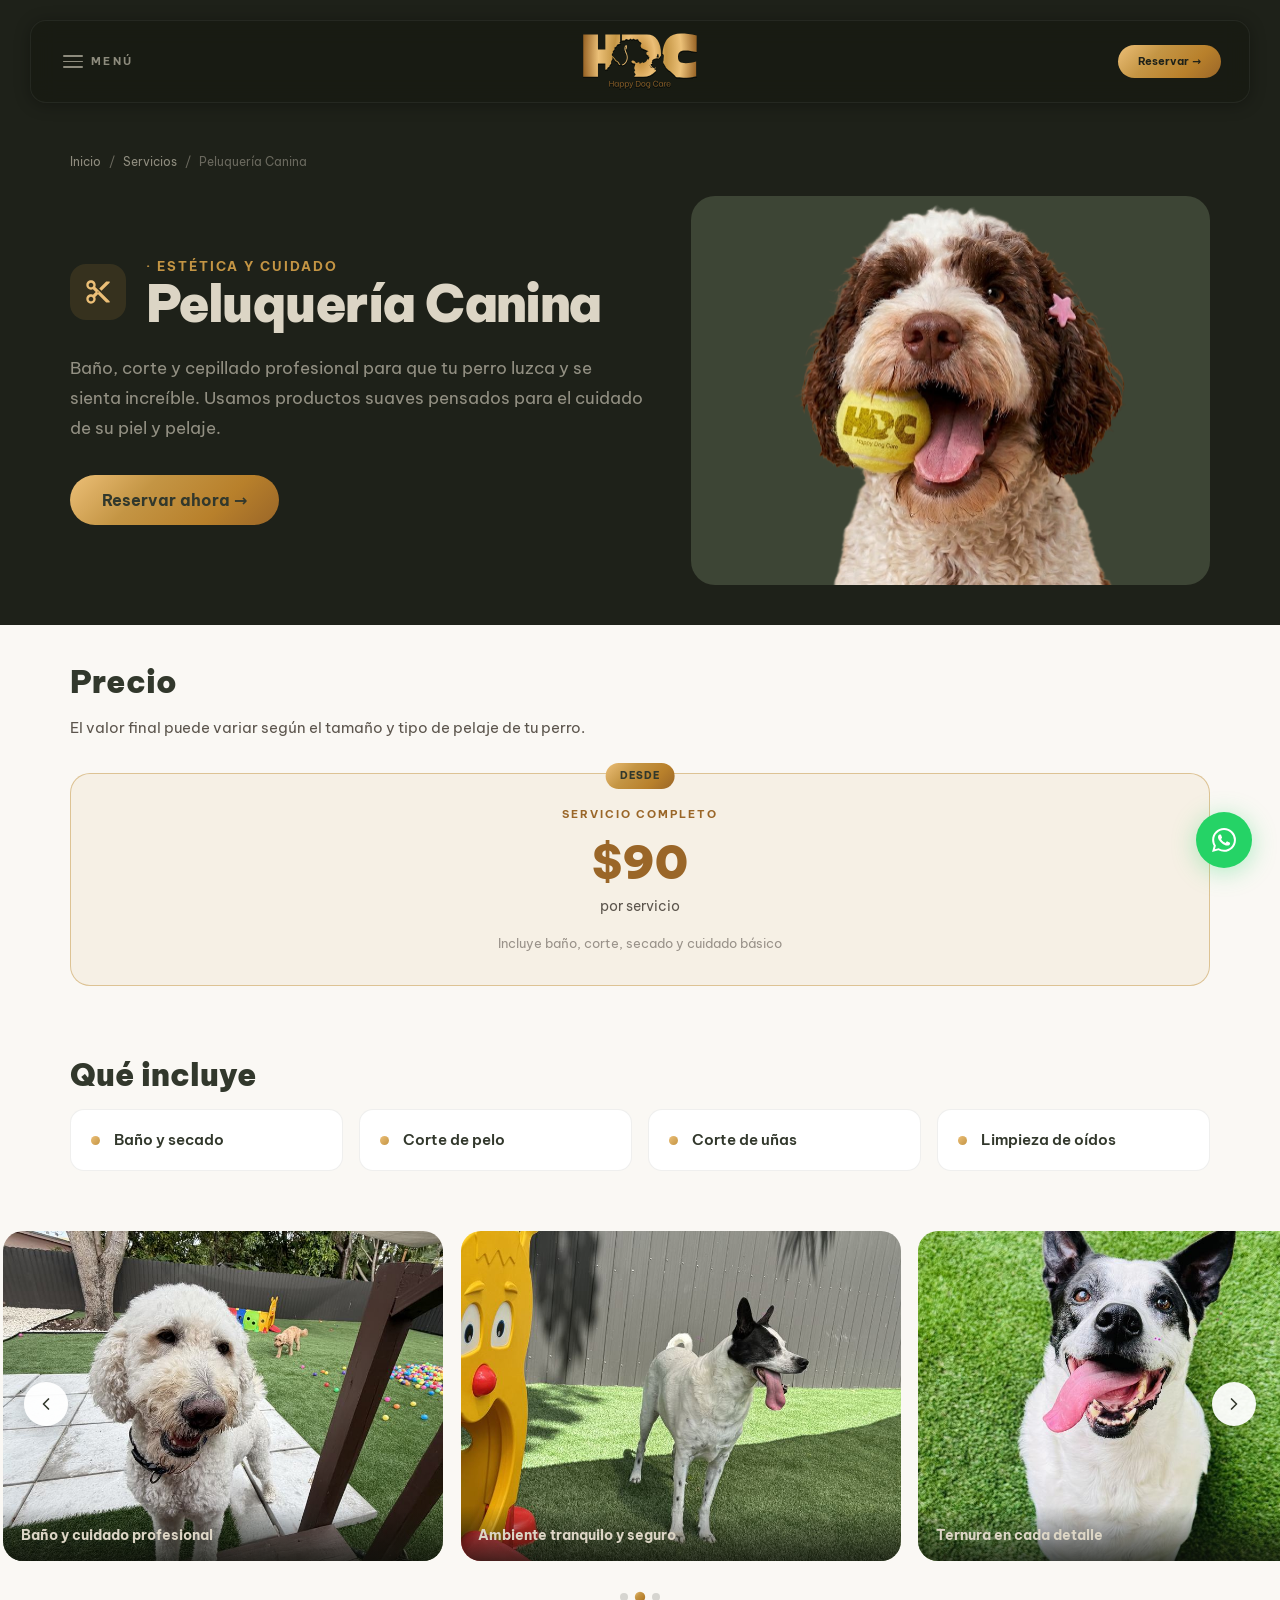
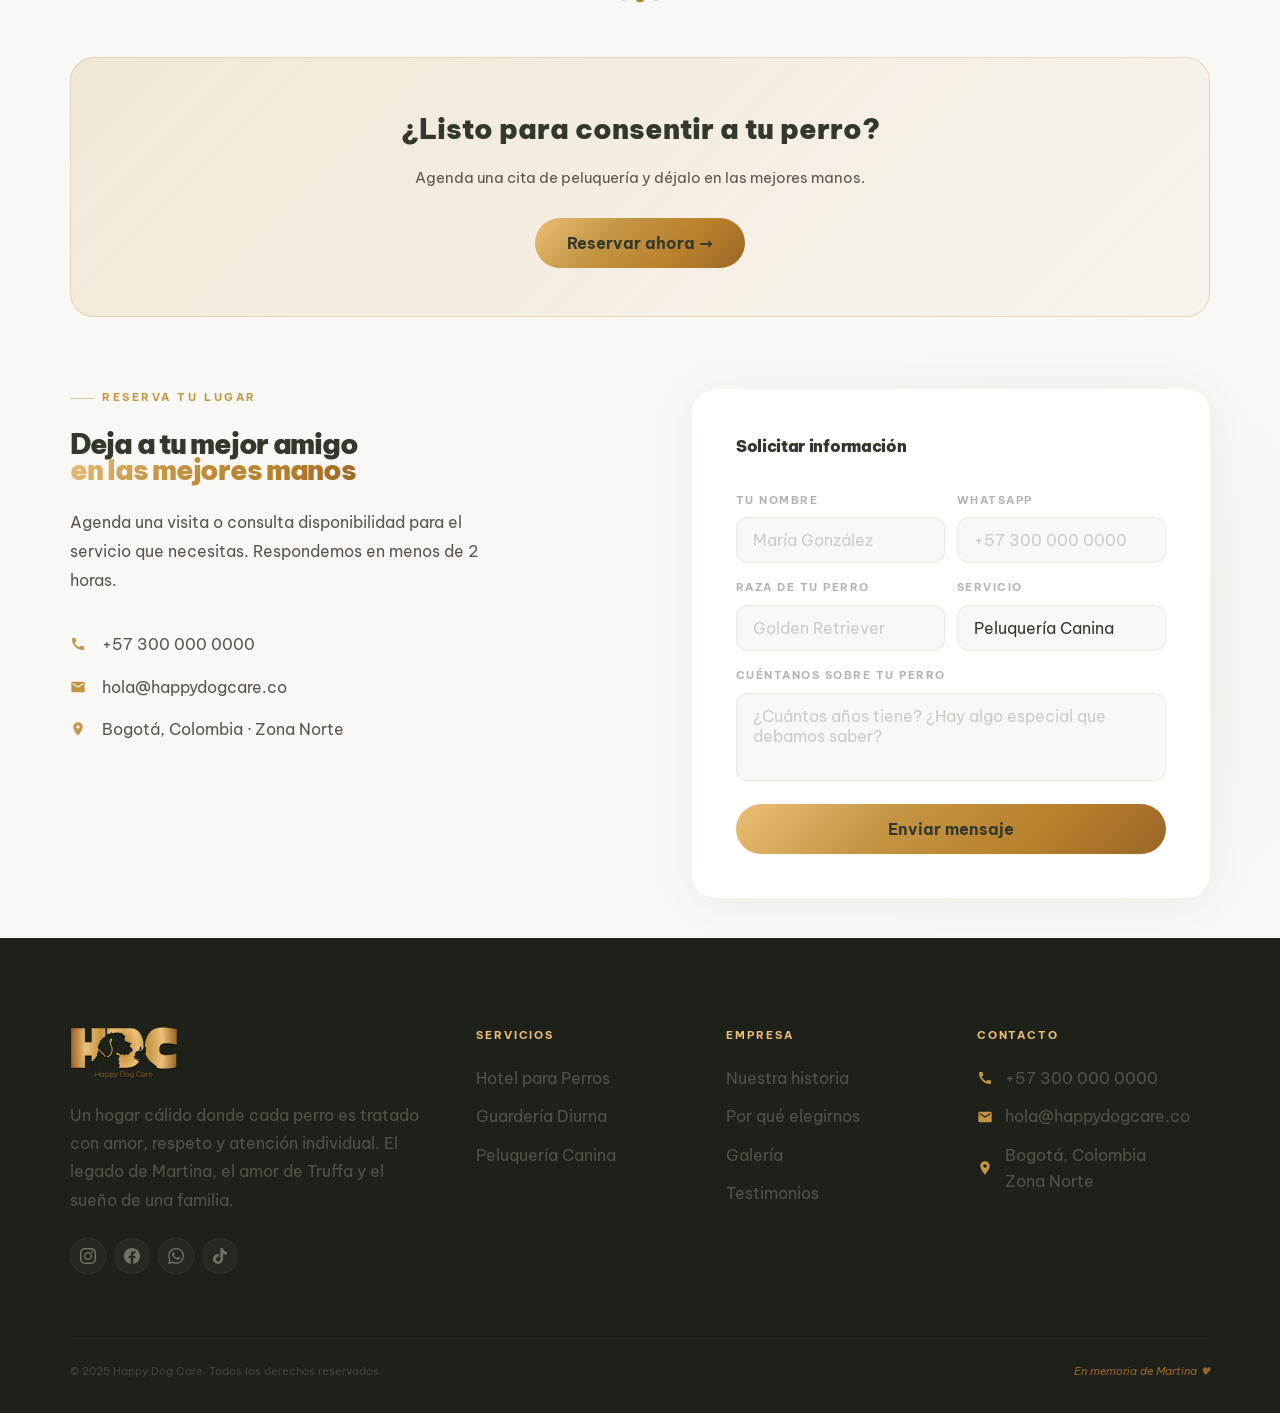
<file: peluqueria.html>
<!DOCTYPE html>
<html lang="es">
<head>
<meta charset="UTF-8">
<meta name="viewport" content="width=device-width, initial-scale=1.0">
<title>Peluquería Canina — Happy Dog Care</title>
<meta name="description" content="Servicio de peluquería y estética canina en Bogotá desde $90. Baño, corte y cuidado profesional.">
<meta name="theme-color" content="#1e2119">
<link rel="preconnect" href="https://fonts.googleapis.com">
<link rel="preconnect" href="https://fonts.gstatic.com" crossorigin>
<link href="https://fonts.googleapis.com/css2?family=Be+Vietnam+Pro:ital,wght@0,300;0,400;0,500;0,600;0,700;0,800;0,900;1,400;1,500&display=swap" rel="stylesheet" media="print" onload="this.media='all'">
<noscript><link href="https://fonts.googleapis.com/css2?family=Be+Vietnam+Pro:ital,wght@0,300;0,400;0,500;0,600;0,700;0,800;0,900;1,400;1,500&display=swap" rel="stylesheet"></noscript>
<link rel="stylesheet" href="styles.css">
</head>
<body class="svc-page">

<nav class="nav" id="nav">
  <div class="wrap">
    <div class="nav-row">
      <div class="nav-left">
        <button class="burger" id="burger" aria-label="Abrir menú">
          <div class="burger-lines"><span></span><span></span><span></span></div>
          <span class="burger-txt">Menú</span>
        </button>
      </div>
      <div class="nav-center">
        <a href="Homepage.html#inicio" class="nav-logo" aria-label="HDC Happy Dog Care — inicio">
          <svg class="svg-logo svg-logo-nav" viewBox="0 0 1222 602" aria-hidden="true" xmlns="http://www.w3.org/2000/svg"><defs><filter id="hdc-sh" x="-2%" y="-2%" width="106%" height="115%" filterUnits="objectBoundingBox" color-interpolation-filters="sRGB"><feFlood flood-opacity="0" result="BackgroundImageFix"/><feColorMatrix in="SourceAlpha" type="matrix" values="0 0 0 0 0 0 0 0 0 0 0 0 0 0 0 0 0 0 127 0" result="hardAlpha"/><feOffset dy="7"/><feGaussianBlur stdDeviation="6.5"/><feComposite in2="hardAlpha" operator="out"/><feColorMatrix type="matrix" values="0 0 0 0 0 0 0 0 0 0 0 0 0 0 0 0 0 0 0.42 0"/><feBlend mode="normal" in2="BackgroundImageFix" result="effect1_dropShadow"/><feBlend mode="normal" in="SourceGraphic" in2="effect1_dropShadow" result="shape"/></filter><radialGradient id="hdc-gr" cx="0" cy="0" r="1" gradientUnits="userSpaceOnUse" gradientTransform="translate(610.456 238.114) scale(597.456 1090.61)"><stop stop-color="#B8802B"/><stop offset="0.26" stop-color="#ECBF77"/><stop offset="0.46" stop-color="#C49544"/><stop offset="0.73" stop-color="#ECC178"/><stop offset="1" stop-color="#9A6628"/></radialGradient></defs><g filter="url(#hdc-sh)">
      <path d="M1044.71 6C1092.21 6 1144.69 12.6582 1208.02 26.6846L1207.57 201.013C1161.88 189.637 1125.69 184.336 1091.76 184.336C1033.86 184.336 1011.24 203.727 1011.24 253.821C1011.24 301.265 1033.41 318.589 1094.48 318.589C1132.47 318.589 1165.5 313.224 1202.59 300.555V454.845C1152.83 466.867 1121.62 470.229 1070.5 470.229C1038.14 470.229 1011.74 468.197 989.505 463.583C981.953 452.446 973.565 442.419 963.289 433.579L928.975 403.975C908.424 386.199 887.034 372.819 876.177 347.287L868.939 333.649L856.942 314.802C856.057 310.831 855.236 306.806 854.483 302.73C857.169 298.653 858.702 293.746 858.857 288.209C859.181 275.217 859.762 262.612 861.83 249.685C862.735 243.867 862.412 238.179 861.055 233.008C860.021 229.259 858.664 224.54 854.398 222.795C852.645 222.077 850.523 222.541 848.547 223.396C850.518 154.357 870.927 92.9647 903.577 58.0977C936.147 23.3873 982.741 6.00009 1044.71 6ZM168.161 172.895H245.968V15.2432H401.129V93.8506C396.794 95.0046 392.897 97.818 392.405 102.245C392.341 103.15 392.147 103.926 392.018 104.702C395.286 104.029 398.389 103.603 401.129 103.485V113.087C393.987 113.473 383.58 114.545 370.82 122.542C366.491 125.257 366.491 129.588 365.328 133.789C361.774 146.781 344.583 147.944 341.934 152.404C338.703 157.899 350.27 172.701 332.047 185.176L323.581 190.993C333.921 206.441 314.728 212.453 314.017 225.639C313.5 235.076 319.122 243.415 326.23 248.327V248.068L326.295 248.133C326.553 248.327 326.812 248.585 327.07 248.779C327.199 248.844 327.329 248.973 327.522 249.167C327.975 249.684 328.492 250.137 328.944 250.719C329.914 251.882 330.689 253.046 331.853 254.08C332.886 255.05 332.951 255.696 334.179 256.277C334.89 256.665 334.825 256.924 335.213 257.506C343.808 262.935 348.525 270.756 352.597 279.482C352.855 280.452 353.243 281.227 353.76 282.003C353.954 282.326 354.084 282.649 354.213 282.973C354.988 284.782 356.086 286.14 357.443 287.368C358.025 288.015 358.736 288.597 359.512 288.984C367.848 294.478 381.677 295.125 387.493 311.349C390.173 318.83 394.786 324.85 401.129 328.352V338.851C391.327 335.039 383.659 327.141 379.868 316.455C372.889 296.805 353.501 306.048 344.906 284.977C342.451 278.836 339.155 273.148 334.179 268.235L331.788 267.072C330.043 265.133 328.621 262.935 326.683 261.189C325.972 260.543 325.132 259.962 324.292 259.574C321.319 257.247 318.541 254.726 316.085 252.076C315.697 260.802 325.971 268.106 319.768 277.802L308.976 294.672C304.581 301.523 304.711 308.634 307.425 315.356L307.296 315.421C311.044 325.763 288.103 336.428 289.524 347.158C290.817 357.371 260.121 361.055 266.583 382.127C260.808 380.839 253.11 383.298 246.032 387.569V322.531H168.161V460.792H13V15.2432H168.161V172.895ZM683.857 15.2432C733.617 15.2432 767.997 33.2773 795.139 73.999C820.019 111.424 832.686 161.519 832.686 223.636C832.686 228.337 832.616 232.966 832.481 237.521C830.367 240.222 828.368 243.032 826.353 245.807L814.784 261.901C810.778 267.46 804.832 268.429 798.111 267.201C790.421 265.844 782.473 266.49 774.848 267.653C762.181 269.528 750.871 275.927 742.6 285.688C739.239 289.695 737.689 294.026 738.723 299.262C739.627 303.592 737.559 307.277 733.101 308.182C731.873 308.44 730.644 308.764 729.998 309.798C732.066 310.444 733.553 310.961 734.975 310.702C737.753 314.063 741.178 316.261 738.399 320.269C735.814 323.953 732.002 325.892 727.672 327.314C727.22 330.546 724.894 335.523 726.832 338.69L736.978 355.432C740.015 360.409 744.215 364.416 749.32 367.39C756.687 371.72 766.187 371.204 772.133 365.192C774.007 363.318 775.881 362.349 778.014 364.417C783.118 369.33 769.289 378.96 755.589 377.409C759.789 382.516 765.283 384.713 770.841 387.169L773.813 388.462C776.652 390.751 778.973 393.45 780.847 396.449C778.316 399.484 775.693 402.445 772.973 405.332C738.593 442.757 696.524 460.792 646.312 460.792H553.308C550.381 457.053 550.182 453.861 562.946 443.404C563.14 443.275 563.334 443.21 563.528 443.081C563.787 442.952 564.11 442.757 564.368 442.628C565.337 439.008 564.95 435.001 562.946 431.188L553.512 418.324C542.655 403.458 565.79 395.895 559.069 389.108C546.274 376.116 550.41 358.34 558.229 341.793C560.944 336.105 562.235 329.835 561.072 323.889C542.848 323.113 517.517 311.607 521.652 298.228C523.462 292.281 530.57 289.437 536.709 290.794C550.409 293.897 561.266 302.881 568.439 314.839C585.952 316.843 598.619 305.079 603.854 310.573C605.986 312.771 603.66 315.938 603.789 317.812C603.983 320.85 609.023 321.239 611.35 320.722C628.862 316.65 636.165 301.266 640.301 311.349C645.083 322.983 676.813 308.311 686.959 280.129C687.411 278.836 689.221 277.931 690.126 277.802C693.034 277.479 695.489 281.808 697.815 281.356C704.859 279.934 709.836 262.871 709.513 251.042C700.272 249.167 694.908 240.894 697.493 238.373L701.758 234.171C695.489 235.787 690.642 235.593 685.925 231.456C679.527 225.768 676.361 215.943 678.816 207.605C681.789 197.651 690.901 193.062 702.146 192.222C691.224 184.594 678.622 181.039 666.344 175.997L637.069 163.91C627.505 159.967 620.849 151.241 618.458 141.093C616.325 131.85 618.782 123.576 624.921 116.725C632.74 108.063 620.074 94.036 602.69 88.6064C595.194 86.9259 598.554 71.9299 587.633 67.082C572.511 60.3599 567.276 78.5232 553.641 65.2725C548.148 59.9076 539.682 57.322 533.995 63.5918C531.992 65.7893 530.183 67.6641 527.856 67.9229C524.819 68.1814 523.009 66.9532 520.489 64.8203C515.772 60.8128 506.272 58.9379 502.2 64.6904C498 70.6371 493.993 72.1885 489.922 72.1885C483.46 71.6066 479.001 62.1704 468.338 63.0752C451.859 64.4972 456.059 82.9187 437.706 77.877C431.115 76.0424 423.558 77.2592 420.581 83.3301V15.2432H683.857ZM722.89 346.771C719.271 353.299 721.985 360.991 727.736 365.839C731.678 369.2 735.75 371.074 741.631 371.333C734.07 364.869 728.253 356.725 722.89 346.771ZM719.594 325.957C714.683 331.839 712.938 339.466 714.23 347.934C715.2 344.96 716.105 341.858 718.818 339.467L719.594 325.957ZM447.464 165.203C447.012 146.846 455.155 126.549 467.498 129.522C480.487 132.626 474.929 159.257 465.171 174.123C461.94 171.99 461.358 169.017 459.872 166.948C463.943 157.77 467.239 148.914 465.559 138.185C454.444 148.01 456.124 165.591 459.032 179.682C461.229 190.218 465.623 199.655 470.405 209.609C483.395 236.628 486.174 266.555 474.348 294.414C464.759 317.185 445.457 338.117 420.581 341.054V331.312C449.914 327.291 470.212 293.339 472.215 262.806C474.994 220.791 448.369 201.529 447.464 165.203ZM804.38 223.248C803.863 221.632 802.118 217.301 800.115 218.012C796.109 220.339 793.782 225.38 792.554 229.646L784.153 259.187C790.292 259.251 795.204 258.928 800.567 260.026C804.122 260.737 807.353 259.638 809.162 256.342C808.451 244.966 807.611 234.107 804.38 223.248Z" fill="url(#hdc-gr)"/>
      <path d="M912.572 564.85C908.022 564.85 904.182 563.74 901.053 561.522C897.925 559.304 895.593 556.403 894.057 552.819C892.521 549.235 891.753 545.452 891.753 541.471C891.753 537.489 892.521 533.706 894.057 530.122C895.593 526.539 897.925 523.638 901.053 521.419C904.182 519.201 908.022 518.092 912.572 518.092C918.545 518.092 923.323 520.111 926.907 524.15C930.49 528.188 932.282 534.019 932.282 541.641V543.262H897.64V543.86C897.64 546.59 898.238 549.207 899.432 551.71C900.684 554.156 902.447 556.118 904.722 557.597C906.998 559.076 909.586 559.816 912.487 559.816C915.672 559.816 918.403 559.019 920.678 557.426C922.953 555.777 924.66 553.558 925.798 550.771H931.6C930.348 554.81 928.13 558.166 924.944 560.839C921.759 563.513 917.635 564.85 912.572 564.85ZM926.395 538.911C926.167 533.279 924.802 529.212 922.299 526.709C919.796 524.207 916.554 522.955 912.572 522.955C908.135 522.955 904.609 524.434 901.992 527.392C899.432 530.35 898.039 534.19 897.811 538.911H926.395Z" fill="#9A6628"/>
      <path d="M865.046 519.457H870.848V526.624H871.274C872.071 524.633 873.407 522.955 875.285 521.59C877.162 520.168 879.494 519.457 882.281 519.457C883.305 519.457 884.102 519.514 884.67 519.627C885.296 519.684 885.95 519.855 886.633 520.139L886.462 525.941C885.495 525.657 884.67 525.486 883.988 525.43C883.362 525.316 882.566 525.259 881.599 525.259C878.356 525.259 875.74 526.254 873.749 528.245C871.815 530.179 870.848 533.422 870.848 537.972V564.338H865.046V519.457Z" fill="#9A6628"/>
      <path d="M829.116 564.85C825.134 564.85 821.692 563.826 818.791 561.778C815.947 559.73 813.757 556.943 812.221 553.416C810.742 549.889 810.003 545.936 810.003 541.556C810.003 537.119 810.742 533.137 812.221 529.61C813.757 526.027 815.976 523.211 818.877 521.163C821.835 519.115 825.361 518.092 829.457 518.092C833.496 518.092 836.767 519.087 839.269 521.078C841.829 523.012 843.792 525.373 845.157 528.16H845.754V519.457H851.642V564.338H845.754V554.611H845.157C843.678 557.512 841.63 559.958 839.013 561.949C836.454 563.883 833.154 564.85 829.116 564.85ZM830.737 559.645C835.515 559.645 839.156 557.938 841.659 554.525C844.218 551.055 845.498 546.704 845.498 541.471C845.498 536.237 844.218 531.914 841.659 528.501C839.156 525.088 835.515 523.382 830.737 523.382C825.902 523.382 822.233 525.117 819.73 528.587C817.284 532 816.061 536.294 816.061 541.471C816.061 546.704 817.312 551.055 819.815 554.525C822.318 557.938 825.959 559.645 830.737 559.645Z" fill="#9A6628"/>
      <path d="M776.315 564.85C770.797 564.85 766.019 563.541 761.98 560.925C757.998 558.308 754.927 554.696 752.765 550.088C750.66 545.424 749.608 540.105 749.608 534.133C749.608 528.103 750.66 522.784 752.765 518.177C754.927 513.512 757.998 509.872 761.98 507.255C766.019 504.639 770.797 503.33 776.315 503.33C782.97 503.33 788.488 505.179 792.868 508.876C797.305 512.574 800.263 517.608 801.742 523.979H795.94C794.631 519.315 792.242 515.617 788.772 512.887C785.359 510.099 781.235 508.706 776.4 508.706C769.802 508.706 764.711 510.981 761.127 515.532C757.6 520.082 755.837 526.254 755.837 534.047C755.837 541.783 757.6 547.955 761.127 552.563C764.711 557.114 769.802 559.389 776.4 559.389C780.951 559.389 784.847 558.194 788.09 555.805C791.389 553.359 793.778 550.06 795.257 545.908H801.23C799.58 551.71 796.594 556.317 792.271 559.73C787.948 563.143 782.629 564.85 776.315 564.85Z" fill="#9A6628"/>
      <path d="M698.371 582C695.755 582 693.337 581.602 691.119 580.805V575.771C691.801 575.999 692.768 576.198 694.02 576.369C695.271 576.539 696.551 576.625 697.859 576.625C702.467 576.625 705.994 575.345 708.44 572.785C710.886 570.225 712.109 566.727 712.109 562.29V553.416H711.426C710.118 556.317 708.098 558.706 705.368 560.583C702.637 562.461 699.367 563.399 695.556 563.399C691.801 563.399 688.474 562.432 685.573 560.498C682.671 558.564 680.396 555.891 678.747 552.478C677.154 549.008 676.357 545.083 676.357 540.703C676.357 536.323 677.125 532.426 678.661 529.013C680.254 525.543 682.501 522.841 685.402 520.907C688.303 518.973 691.659 518.006 695.47 518.006C699.452 518.006 702.808 519.03 705.539 521.078C708.326 523.126 710.317 525.629 711.511 528.587H712.109V519.542H717.996V562.29C717.996 565.532 717.313 568.661 715.948 571.676C714.583 574.69 712.421 577.165 709.464 579.099C706.562 581.033 702.865 582 698.371 582ZM697.262 558.194C700.391 558.194 703.064 557.398 705.283 555.805C707.501 554.156 709.151 551.994 710.231 549.321C711.369 546.647 711.938 543.718 711.938 540.532C711.938 537.46 711.369 534.616 710.231 532C709.151 529.326 707.501 527.193 705.283 525.6C703.121 524.007 700.447 523.211 697.262 523.211C694.077 523.211 691.375 524.007 689.156 525.6C686.995 527.193 685.345 529.326 684.207 532C683.127 534.616 682.586 537.46 682.586 540.532C682.586 543.718 683.127 546.647 684.207 549.321C685.345 551.994 686.995 554.156 689.156 555.805C691.375 557.398 694.077 558.194 697.262 558.194Z" fill="#9A6628"/>
      <path d="M646.182 564.85C641.688 564.85 637.877 563.74 634.748 561.522C631.619 559.304 629.259 556.431 627.666 552.904C626.13 549.321 625.362 545.538 625.362 541.556C625.362 537.517 626.13 533.734 627.666 530.208C629.259 526.624 631.619 523.723 634.748 521.505C637.877 519.286 641.688 518.177 646.182 518.177C650.675 518.177 654.487 519.286 657.615 521.505C660.744 523.723 663.076 526.624 664.612 530.208C666.205 533.734 667.001 537.489 667.001 541.471C667.001 545.509 666.205 549.321 664.612 552.904C663.076 556.431 660.744 559.304 657.615 561.522C654.487 563.74 650.675 564.85 646.182 564.85ZM646.182 559.645C649.196 559.645 651.813 558.848 654.031 557.256C656.307 555.606 658.042 553.416 659.236 550.686C660.488 547.898 661.113 544.827 661.113 541.471C661.113 538.058 660.516 534.986 659.322 532.256C658.127 529.468 656.392 527.278 654.117 525.686C651.841 524.093 649.196 523.296 646.182 523.296C643.167 523.296 640.522 524.093 638.246 525.686C635.971 527.278 634.236 529.468 633.042 532.256C631.847 535.043 631.25 538.115 631.25 541.471C631.25 544.884 631.847 547.984 633.042 550.771C634.236 553.501 635.943 555.663 638.161 557.256C640.436 558.848 643.11 559.645 646.182 559.645Z" fill="#9A6628"/>
      <path d="M568.668 504.61H590.17C595.517 504.61 600.181 505.833 604.163 508.279C608.202 510.668 611.302 514.138 613.464 518.689C615.682 523.183 616.791 528.444 616.791 534.474C616.791 540.504 615.682 545.765 613.464 550.259C611.302 554.753 608.202 558.223 604.163 560.669C600.181 563.115 595.488 564.338 590.085 564.338H568.668V504.61ZM589.402 558.877C593.611 558.877 597.309 557.938 600.494 556.061C603.737 554.127 606.239 551.311 608.003 547.614C609.766 543.917 610.648 539.508 610.648 534.389C610.648 529.269 609.766 524.889 608.003 521.249C606.239 517.551 603.737 514.764 600.494 512.887C597.309 510.953 593.611 509.986 589.402 509.986H574.47V558.877H589.402Z" fill="#9A6628"/>
      <path d="M518.443 570.481C517.533 572.586 516.652 574.292 515.798 575.601C515.002 576.966 513.722 578.217 511.959 579.355C510.195 580.549 507.949 581.147 505.218 581.147C503.568 581.147 502.004 580.948 500.525 580.549V576.027C501.435 576.255 502.658 576.369 504.194 576.369C506.071 576.369 507.55 575.999 508.631 575.259C509.769 574.577 510.679 573.638 511.362 572.444C512.044 571.306 512.869 569.571 513.836 567.239L516.054 561.778L499.245 519.457H505.474L518.87 555.208H519.382L533.631 519.457H539.86L518.443 570.481Z" fill="#9A6628"/>
      <path d="M474.87 564.85C470.888 564.85 467.589 563.883 464.972 561.949C462.355 559.958 460.336 557.512 458.914 554.611H458.317V581.573H452.429V519.457H458.317V528.16H458.914C460.279 525.373 462.213 523.012 464.716 521.078C467.276 519.087 470.575 518.092 474.614 518.092C478.709 518.092 482.208 519.115 485.109 521.163C488.067 523.211 490.285 526.027 491.764 529.61C493.3 533.137 494.068 537.119 494.068 541.556C494.068 545.936 493.3 549.889 491.764 553.416C490.285 556.943 488.095 559.73 485.194 561.778C482.293 563.826 478.852 564.85 474.87 564.85ZM473.249 559.645C478.084 559.645 481.753 557.938 484.255 554.525C486.758 551.055 488.01 546.704 488.01 541.471C488.01 536.294 486.758 532 484.255 528.587C481.753 525.117 478.084 523.382 473.249 523.382C468.527 523.382 464.887 525.117 462.327 528.587C459.767 532.056 458.487 536.38 458.487 541.556C458.487 546.732 459.767 551.055 462.327 554.525C464.887 557.938 468.527 559.645 473.249 559.645Z" fill="#9A6628"/>
      <path d="M421.792 564.85C417.81 564.85 414.51 563.883 411.894 561.949C409.277 559.958 407.258 557.512 405.836 554.611H405.238V581.573H399.351V519.457H405.238V528.16H405.836C407.201 525.373 409.135 523.012 411.638 521.078C414.198 519.087 417.497 518.092 421.536 518.092C425.631 518.092 429.13 519.115 432.031 521.163C434.988 523.211 437.207 526.027 438.686 529.61C440.222 533.137 440.99 537.119 440.99 541.556C440.99 545.936 440.222 549.889 438.686 553.416C437.207 556.943 435.017 559.73 432.116 561.778C429.215 563.826 425.773 564.85 421.792 564.85ZM420.17 559.645C425.005 559.645 428.674 557.938 431.177 554.525C433.68 551.055 434.932 546.704 434.932 541.471C434.932 536.294 433.68 532 431.177 528.587C428.674 525.117 425.005 523.382 420.17 523.382C415.449 523.382 411.809 525.117 409.249 528.587C406.689 532.056 405.409 536.38 405.409 541.556C405.409 546.732 406.689 551.055 409.249 554.525C411.809 557.938 415.449 559.645 420.17 559.645Z" fill="#9A6628"/>
      <path d="M362.995 564.85C359.013 564.85 355.571 563.826 352.67 561.778C349.826 559.73 347.636 556.943 346.1 553.416C344.621 549.889 343.882 545.936 343.882 541.556C343.882 537.119 344.621 533.137 346.1 529.61C347.636 526.027 349.855 523.211 352.756 521.163C355.714 519.115 359.24 518.092 363.336 518.092C367.375 518.092 370.645 519.087 373.148 521.078C375.708 523.012 377.671 525.373 379.036 528.16H379.633V519.457H385.52V564.338H379.633V554.611H379.036C377.557 557.512 375.509 559.958 372.892 561.949C370.333 563.883 367.033 564.85 362.995 564.85ZM364.616 559.645C369.394 559.645 373.035 557.938 375.537 554.525C378.097 551.055 379.377 546.704 379.377 541.471C379.377 536.237 378.097 531.914 375.537 528.501C373.035 525.088 369.394 523.382 364.616 523.382C359.781 523.382 356.112 525.117 353.609 528.587C351.163 532 349.94 536.294 349.94 541.471C349.94 546.704 351.191 551.055 353.694 554.525C356.197 557.938 359.838 559.645 364.616 559.645Z" fill="#9A6628"/>
      <path d="M332.727 504.61V564.338H326.839V536.692H294.416V564.338H288.529V504.61H294.416V531.829H326.839V504.61H332.727Z" fill="#9A6628"/>
    </g></svg>
        </a>
      </div>
      <div class="nav-right">
        <a href="#reservar" class="nav-cta">Reservar &#x2192;</a>
      </div>
    </div>
  </div>
</nav>

<div class="mnav" id="mnav" role="dialog" aria-modal="true" aria-label="Menú de navegación">
  <button class="mnav-x" id="mnav-x" aria-label="Cerrar menú">
    <svg viewBox="0 0 24 24"><path d="M6 18L18 6M6 6l12 12"/></svg>
  </button>
  <a href="nosotros.html" class="mnav-link">Nosotros</a>
  <div class="mnav-item">
    <button class="mnav-toggle" id="mnav-svc-toggle" aria-expanded="false" aria-controls="mnav-sub">
      Servicios
      <svg class="mnav-chev" viewBox="0 0 24 24"><path d="M7 10l5 5 5-5z"/></svg>
    </button>
    <div class="mnav-sub" id="mnav-sub">
      <a href="hotel.html" class="mnav-sublink mnav-link">Hotel para Perros</a>
      <a href="guarderia.html" class="mnav-sublink mnav-link">Guardería Diurna</a>
      <a href="peluqueria.html" class="mnav-sublink mnav-link">Peluquería Canina</a>
      <a href="Homepage.html#servicios" class="mnav-sublink mnav-link mnav-sublink-all">Ver todos &rarr;</a>
    </div>
  </div>
  <a href="Homepage.html#por-que" class="mnav-link">¿Por qué HDC?</a>
  <a href="Homepage.html#galeria" class="mnav-link">Galería</a>
  <a href="#reservar" class="btn-g mnav-link">Reservar ahora</a>
</div>


<section class="svc-hero">
  <div class="wrap">
    <div class="svc-crumb"><a href="Homepage.html">Inicio</a><span>/</span><a href="Homepage.html#servicios">Servicios</a><span>/</span><span>Peluquería Canina</span></div>
    <div class="svc-hero-grid">
      <div class="svc-hero-text">
        <div class="svc-hero-top">
          <div class="svc-hero-icon"><svg viewBox="0 0 24 24"><path d="M9.64 7.64c.23-.5.36-1.05.36-1.64 0-2.21-1.79-4-4-4S2 3.79 2 6s1.79 4 4 4c.59 0 1.14-.13 1.64-.36L10 12l-2.36 2.36C7.14 14.13 6.59 14 6 14c-2.21 0-4 1.79-4 4s1.79 4 4 4 4-1.79 4-4c0-.59-.13-1.14-.36-1.64L12 14l7 7h3v-1L9.64 7.64zM6 8c-1.1 0-2-.89-2-2s.9-2 2-2 2 .89 2 2-.9 2-2 2zm0 12c-1.1 0-2-.89-2-2s.9-2 2-2 2 .89 2 2-.9 2-2 2zm6-7.5c-.28 0-.5-.22-.5-.5s.22-.5.5-.5.5.22.5.5-.22.5-.5.5zM19 3l-6 6 2 2 7-7V3z"/></svg></div>
          <div>
            <div class="svc-hero-tag">· Estética y cuidado</div>
            <h1 class="svc-hero-h">Peluquería Canina</h1>
          </div>
        </div>
        <p class="svc-hero-p">Baño, corte y cepillado profesional para que tu perro luzca y se sienta increíble. Usamos productos suaves pensados para el cuidado de su piel y pelaje.</p>
        <div class="svc-hero-ctas">
          <a href="#reservar" class="btn-g">Reservar ahora &rarr;</a>
        </div>
      </div>
      <div class="svc-hero-media">
        <img src="truffa1.svg" alt="Truffa, perrita de Happy Dog Care" class="svc-hero-img">
      </div>
    </div>
  </div>
</section>

<section class="svc-section">
  <div class="wrap">
    <h2 class="svc-section-h">Precio</h2>
    <p class="svc-section-sub">El valor final puede variar según el tamaño y tipo de pelaje de tu perro.</p>
    <div class="price-grid">
      <div class="price-card featured">
        <div class="price-badge-top">Desde</div>
        <div class="price-tag">Servicio completo</div>
        <div class="price-num">$90</div>
        <div class="price-unit">por servicio</div>
        <div class="price-note">Incluye baño, corte, secado y cuidado básico</div>
      </div>
    </div>
  </div>
</section>

<section class="svc-section">
  <div class="wrap">
    <h2 class="svc-section-h">Qué incluye</h2>
    <div class="svc-feat-grid">
      <div class="svc-feat-card"><span class="dot"></span><span>Baño y secado</span></div>
      <div class="svc-feat-card"><span class="dot"></span><span>Corte de pelo</span></div>
      <div class="svc-feat-card"><span class="dot"></span><span>Corte de uñas</span></div>
      <div class="svc-feat-card"><span class="dot"></span><span>Limpieza de oídos</span></div>
    </div>
  </div>
</section>

<section class="svc-section svc-gallery-full">
  <div class="svc-carousel">
    <button class="svc-car-arrow prev" aria-label="Foto anterior"><svg viewBox="0 0 24 24"><path d="M15 6l-6 6 6 6"/></svg></button>
    <div class="svc-car-track">
      <div class="svc-car-slide">
        <img src="IMG_7942.jpg" alt="Perro recién bañado y arreglado en Happy Dog Care" loading="lazy">
        <div class="svc-car-cap">Baño y cuidado profesional</div>
      </div>
      <div class="svc-car-slide">
        <img src="IMG_7103.jpg" alt="Perro tranquilo en el patio de Happy Dog Care" loading="lazy">
        <div class="svc-car-cap">Ambiente tranquilo y seguro</div>
      </div>
      <div class="svc-car-slide">
        <img src="IMG_7131.jpg" alt="Perrita feliz y consentida en Happy Dog Care" loading="lazy">
        <div class="svc-car-cap">Ternura en cada detalle</div>
      </div>
    </div>
    <button class="svc-car-arrow next" aria-label="Foto siguiente"><svg viewBox="0 0 24 24"><path d="M9 6l6 6-6 6"/></svg></button>
  </div>
  <div class="svc-car-dots"></div>
</section>

<section class="svc-section">
  <div class="wrap">
    <div class="svc-cta-band">
      <h3>¿Listo para consentir a tu perro?</h3>
      <p>Agenda una cita de peluquería y déjalo en las mejores manos.</p>
      <div class="svc-cta-row">
        <a href="#reservar" class="btn-g">Reservar ahora &rarr;</a>
      </div>
    </div>
  </div>
</section>


<section class="booking" id="reservar">
  <div class="wrap">
    <div class="book-in">
      <div>
        <div class="blabel">Reserva tu lugar</div>
        <h2 class="book-h">Deja a tu mejor amigo<br><span class="gt">en las mejores manos</span></h2>
        <p class="book-p">Agenda una visita o consulta disponibilidad para el servicio que necesitas. Respondemos en menos de 2 horas.</p>
        <div class="bc">
          <div class="bc-r">
            <svg viewBox="0 0 24 24"><path d="M20.01 15.38c-1.23 0-2.42-.2-3.53-.56-.35-.12-.74-.03-1.01.24l-1.57 1.97c-2.83-1.35-5.48-3.9-6.89-6.83l1.95-1.66c.27-.28.35-.67.24-1.02-.37-1.12-.56-2.3-.56-3.53 0-.54-.45-.99-.99-.99H4.19C3.65 3 3 3.24 3 3.99 3 13.28 10.73 21 20.01 21c.71 0 .99-.63.99-1.18v-3.45c0-.54-.45-.99-.99-.99z"/></svg>
            <span>+57 300 000 0000</span>
          </div>
          <div class="bc-r">
            <svg viewBox="0 0 24 24"><path d="M20 4H4c-1.1 0-1.99.9-1.99 2L2 18c0 1.1.9 2 2 2h16c1.1 0 2-.9 2-2V6c0-1.1-.9-2-2-2zm0 4l-8 5-8-5V6l8 5 8-5v2z"/></svg>
            <span>hola@happydogcare.co</span>
          </div>
          <div class="bc-r">
            <svg viewBox="0 0 24 24"><path d="M12 2C8.13 2 5 5.13 5 9c0 5.25 7 13 7 13s7-7.75 7-13c0-3.87-3.13-7-7-7zm0 9.5c-1.38 0-2.5-1.12-2.5-2.5s1.12-2.5 2.5-2.5 2.5 1.12 2.5 2.5-1.12 2.5-2.5 2.5z"/></svg>
            <span>Bogotá, Colombia · Zona Norte</span>
          </div>
        </div>
      </div>
      <div class="bform">
        <div class="bform-t">Solicitar información</div>
        <div class="fg-r">
          <div class="fg">
            <label for="nombre">Tu nombre</label>
            <input type="text" id="nombre" placeholder="María González" autocomplete="name">
          </div>
          <div class="fg">
            <label for="tel">WhatsApp</label>
            <input type="tel" id="tel" placeholder="+57 300 000 0000" autocomplete="tel">
          </div>
        </div>
        <div class="fg-r">
          <div class="fg">
            <label for="raza">Raza de tu perro</label>
            <input type="text" id="raza" placeholder="Golden Retriever" autocomplete="off">
          </div>
          <div class="fg">
            <label for="servicio">Servicio</label>
            <select id="servicio">
              <option value="">Seleccionar…</option>
              <option>Hotel para Perros</option>
              <option>Guardería Diurna</option>
              <option selected>Peluquería Canina</option>
              <option>Consulta general</option>
            </select>
          </div>
        </div>
        <div class="fg">
          <label for="msg">Cuéntanos sobre tu perro</label>
          <textarea id="msg" placeholder="¿Cuántos años tiene? ¿Hay algo especial que debamos saber?"></textarea>
        </div>
        <button type="button" class="btn-g mag" style="width:100%;justify-content:center" onclick="this.textContent='¡Enviado! Te contactamos pronto.'">
          Enviar mensaje
        </button>
      </div>
    </div>
  </div>
</section>

<footer class="footer">
  <div class="wrap">
    <div class="foot-in">
      <div>
        <span class="foot-logo"><svg class="svg-logo svg-logo-foot" viewBox="0 0 1222 602" aria-label="HDC Happy Dog Care" xmlns="http://www.w3.org/2000/svg"><defs><filter id="hdc-sh" x="-2%" y="-2%" width="106%" height="115%" filterUnits="objectBoundingBox" color-interpolation-filters="sRGB"><feFlood flood-opacity="0" result="BackgroundImageFix"/><feColorMatrix in="SourceAlpha" type="matrix" values="0 0 0 0 0 0 0 0 0 0 0 0 0 0 0 0 0 0 127 0" result="hardAlpha"/><feOffset dy="7"/><feGaussianBlur stdDeviation="6.5"/><feComposite in2="hardAlpha" operator="out"/><feColorMatrix type="matrix" values="0 0 0 0 0 0 0 0 0 0 0 0 0 0 0 0 0 0 0.42 0"/><feBlend mode="normal" in2="BackgroundImageFix" result="effect1_dropShadow"/><feBlend mode="normal" in="SourceGraphic" in2="effect1_dropShadow" result="shape"/></filter><radialGradient id="hdc-gr" cx="0" cy="0" r="1" gradientUnits="userSpaceOnUse" gradientTransform="translate(610.456 238.114) scale(597.456 1090.61)"><stop stop-color="#B8802B"/><stop offset="0.26" stop-color="#ECBF77"/><stop offset="0.46" stop-color="#C49544"/><stop offset="0.73" stop-color="#ECC178"/><stop offset="1" stop-color="#9A6628"/></radialGradient></defs><g filter="url(#hdc-sh)">
      <path d="M1044.71 6C1092.21 6 1144.69 12.6582 1208.02 26.6846L1207.57 201.013C1161.88 189.637 1125.69 184.336 1091.76 184.336C1033.86 184.336 1011.24 203.727 1011.24 253.821C1011.24 301.265 1033.41 318.589 1094.48 318.589C1132.47 318.589 1165.5 313.224 1202.59 300.555V454.845C1152.83 466.867 1121.62 470.229 1070.5 470.229C1038.14 470.229 1011.74 468.197 989.505 463.583C981.953 452.446 973.565 442.419 963.289 433.579L928.975 403.975C908.424 386.199 887.034 372.819 876.177 347.287L868.939 333.649L856.942 314.802C856.057 310.831 855.236 306.806 854.483 302.73C857.169 298.653 858.702 293.746 858.857 288.209C859.181 275.217 859.762 262.612 861.83 249.685C862.735 243.867 862.412 238.179 861.055 233.008C860.021 229.259 858.664 224.54 854.398 222.795C852.645 222.077 850.523 222.541 848.547 223.396C850.518 154.357 870.927 92.9647 903.577 58.0977C936.147 23.3873 982.741 6.00009 1044.71 6ZM168.161 172.895H245.968V15.2432H401.129V93.8506C396.794 95.0046 392.897 97.818 392.405 102.245C392.341 103.15 392.147 103.926 392.018 104.702C395.286 104.029 398.389 103.603 401.129 103.485V113.087C393.987 113.473 383.58 114.545 370.82 122.542C366.491 125.257 366.491 129.588 365.328 133.789C361.774 146.781 344.583 147.944 341.934 152.404C338.703 157.899 350.27 172.701 332.047 185.176L323.581 190.993C333.921 206.441 314.728 212.453 314.017 225.639C313.5 235.076 319.122 243.415 326.23 248.327V248.068L326.295 248.133C326.553 248.327 326.812 248.585 327.07 248.779C327.199 248.844 327.329 248.973 327.522 249.167C327.975 249.684 328.492 250.137 328.944 250.719C329.914 251.882 330.689 253.046 331.853 254.08C332.886 255.05 332.951 255.696 334.179 256.277C334.89 256.665 334.825 256.924 335.213 257.506C343.808 262.935 348.525 270.756 352.597 279.482C352.855 280.452 353.243 281.227 353.76 282.003C353.954 282.326 354.084 282.649 354.213 282.973C354.988 284.782 356.086 286.14 357.443 287.368C358.025 288.015 358.736 288.597 359.512 288.984C367.848 294.478 381.677 295.125 387.493 311.349C390.173 318.83 394.786 324.85 401.129 328.352V338.851C391.327 335.039 383.659 327.141 379.868 316.455C372.889 296.805 353.501 306.048 344.906 284.977C342.451 278.836 339.155 273.148 334.179 268.235L331.788 267.072C330.043 265.133 328.621 262.935 326.683 261.189C325.972 260.543 325.132 259.962 324.292 259.574C321.319 257.247 318.541 254.726 316.085 252.076C315.697 260.802 325.971 268.106 319.768 277.802L308.976 294.672C304.581 301.523 304.711 308.634 307.425 315.356L307.296 315.421C311.044 325.763 288.103 336.428 289.524 347.158C290.817 357.371 260.121 361.055 266.583 382.127C260.808 380.839 253.11 383.298 246.032 387.569V322.531H168.161V460.792H13V15.2432H168.161V172.895ZM683.857 15.2432C733.617 15.2432 767.997 33.2773 795.139 73.999C820.019 111.424 832.686 161.519 832.686 223.636C832.686 228.337 832.616 232.966 832.481 237.521C830.367 240.222 828.368 243.032 826.353 245.807L814.784 261.901C810.778 267.46 804.832 268.429 798.111 267.201C790.421 265.844 782.473 266.49 774.848 267.653C762.181 269.528 750.871 275.927 742.6 285.688C739.239 289.695 737.689 294.026 738.723 299.262C739.627 303.592 737.559 307.277 733.101 308.182C731.873 308.44 730.644 308.764 729.998 309.798C732.066 310.444 733.553 310.961 734.975 310.702C737.753 314.063 741.178 316.261 738.399 320.269C735.814 323.953 732.002 325.892 727.672 327.314C727.22 330.546 724.894 335.523 726.832 338.69L736.978 355.432C740.015 360.409 744.215 364.416 749.32 367.39C756.687 371.72 766.187 371.204 772.133 365.192C774.007 363.318 775.881 362.349 778.014 364.417C783.118 369.33 769.289 378.96 755.589 377.409C759.789 382.516 765.283 384.713 770.841 387.169L773.813 388.462C776.652 390.751 778.973 393.45 780.847 396.449C778.316 399.484 775.693 402.445 772.973 405.332C738.593 442.757 696.524 460.792 646.312 460.792H553.308C550.381 457.053 550.182 453.861 562.946 443.404C563.14 443.275 563.334 443.21 563.528 443.081C563.787 442.952 564.11 442.757 564.368 442.628C565.337 439.008 564.95 435.001 562.946 431.188L553.512 418.324C542.655 403.458 565.79 395.895 559.069 389.108C546.274 376.116 550.41 358.34 558.229 341.793C560.944 336.105 562.235 329.835 561.072 323.889C542.848 323.113 517.517 311.607 521.652 298.228C523.462 292.281 530.57 289.437 536.709 290.794C550.409 293.897 561.266 302.881 568.439 314.839C585.952 316.843 598.619 305.079 603.854 310.573C605.986 312.771 603.66 315.938 603.789 317.812C603.983 320.85 609.023 321.239 611.35 320.722C628.862 316.65 636.165 301.266 640.301 311.349C645.083 322.983 676.813 308.311 686.959 280.129C687.411 278.836 689.221 277.931 690.126 277.802C693.034 277.479 695.489 281.808 697.815 281.356C704.859 279.934 709.836 262.871 709.513 251.042C700.272 249.167 694.908 240.894 697.493 238.373L701.758 234.171C695.489 235.787 690.642 235.593 685.925 231.456C679.527 225.768 676.361 215.943 678.816 207.605C681.789 197.651 690.901 193.062 702.146 192.222C691.224 184.594 678.622 181.039 666.344 175.997L637.069 163.91C627.505 159.967 620.849 151.241 618.458 141.093C616.325 131.85 618.782 123.576 624.921 116.725C632.74 108.063 620.074 94.036 602.69 88.6064C595.194 86.9259 598.554 71.9299 587.633 67.082C572.511 60.3599 567.276 78.5232 553.641 65.2725C548.148 59.9076 539.682 57.322 533.995 63.5918C531.992 65.7893 530.183 67.6641 527.856 67.9229C524.819 68.1814 523.009 66.9532 520.489 64.8203C515.772 60.8128 506.272 58.9379 502.2 64.6904C498 70.6371 493.993 72.1885 489.922 72.1885C483.46 71.6066 479.001 62.1704 468.338 63.0752C451.859 64.4972 456.059 82.9187 437.706 77.877C431.115 76.0424 423.558 77.2592 420.581 83.3301V15.2432H683.857ZM722.89 346.771C719.271 353.299 721.985 360.991 727.736 365.839C731.678 369.2 735.75 371.074 741.631 371.333C734.07 364.869 728.253 356.725 722.89 346.771ZM719.594 325.957C714.683 331.839 712.938 339.466 714.23 347.934C715.2 344.96 716.105 341.858 718.818 339.467L719.594 325.957ZM447.464 165.203C447.012 146.846 455.155 126.549 467.498 129.522C480.487 132.626 474.929 159.257 465.171 174.123C461.94 171.99 461.358 169.017 459.872 166.948C463.943 157.77 467.239 148.914 465.559 138.185C454.444 148.01 456.124 165.591 459.032 179.682C461.229 190.218 465.623 199.655 470.405 209.609C483.395 236.628 486.174 266.555 474.348 294.414C464.759 317.185 445.457 338.117 420.581 341.054V331.312C449.914 327.291 470.212 293.339 472.215 262.806C474.994 220.791 448.369 201.529 447.464 165.203ZM804.38 223.248C803.863 221.632 802.118 217.301 800.115 218.012C796.109 220.339 793.782 225.38 792.554 229.646L784.153 259.187C790.292 259.251 795.204 258.928 800.567 260.026C804.122 260.737 807.353 259.638 809.162 256.342C808.451 244.966 807.611 234.107 804.38 223.248Z" fill="url(#hdc-gr)"/>
      <path d="M912.572 564.85C908.022 564.85 904.182 563.74 901.053 561.522C897.925 559.304 895.593 556.403 894.057 552.819C892.521 549.235 891.753 545.452 891.753 541.471C891.753 537.489 892.521 533.706 894.057 530.122C895.593 526.539 897.925 523.638 901.053 521.419C904.182 519.201 908.022 518.092 912.572 518.092C918.545 518.092 923.323 520.111 926.907 524.15C930.49 528.188 932.282 534.019 932.282 541.641V543.262H897.64V543.86C897.64 546.59 898.238 549.207 899.432 551.71C900.684 554.156 902.447 556.118 904.722 557.597C906.998 559.076 909.586 559.816 912.487 559.816C915.672 559.816 918.403 559.019 920.678 557.426C922.953 555.777 924.66 553.558 925.798 550.771H931.6C930.348 554.81 928.13 558.166 924.944 560.839C921.759 563.513 917.635 564.85 912.572 564.85ZM926.395 538.911C926.167 533.279 924.802 529.212 922.299 526.709C919.796 524.207 916.554 522.955 912.572 522.955C908.135 522.955 904.609 524.434 901.992 527.392C899.432 530.35 898.039 534.19 897.811 538.911H926.395Z" fill="#9A6628"/>
      <path d="M865.046 519.457H870.848V526.624H871.274C872.071 524.633 873.407 522.955 875.285 521.59C877.162 520.168 879.494 519.457 882.281 519.457C883.305 519.457 884.102 519.514 884.67 519.627C885.296 519.684 885.95 519.855 886.633 520.139L886.462 525.941C885.495 525.657 884.67 525.486 883.988 525.43C883.362 525.316 882.566 525.259 881.599 525.259C878.356 525.259 875.74 526.254 873.749 528.245C871.815 530.179 870.848 533.422 870.848 537.972V564.338H865.046V519.457Z" fill="#9A6628"/>
      <path d="M829.116 564.85C825.134 564.85 821.692 563.826 818.791 561.778C815.947 559.73 813.757 556.943 812.221 553.416C810.742 549.889 810.003 545.936 810.003 541.556C810.003 537.119 810.742 533.137 812.221 529.61C813.757 526.027 815.976 523.211 818.877 521.163C821.835 519.115 825.361 518.092 829.457 518.092C833.496 518.092 836.767 519.087 839.269 521.078C841.829 523.012 843.792 525.373 845.157 528.16H845.754V519.457H851.642V564.338H845.754V554.611H845.157C843.678 557.512 841.63 559.958 839.013 561.949C836.454 563.883 833.154 564.85 829.116 564.85ZM830.737 559.645C835.515 559.645 839.156 557.938 841.659 554.525C844.218 551.055 845.498 546.704 845.498 541.471C845.498 536.237 844.218 531.914 841.659 528.501C839.156 525.088 835.515 523.382 830.737 523.382C825.902 523.382 822.233 525.117 819.73 528.587C817.284 532 816.061 536.294 816.061 541.471C816.061 546.704 817.312 551.055 819.815 554.525C822.318 557.938 825.959 559.645 830.737 559.645Z" fill="#9A6628"/>
      <path d="M776.315 564.85C770.797 564.85 766.019 563.541 761.98 560.925C757.998 558.308 754.927 554.696 752.765 550.088C750.66 545.424 749.608 540.105 749.608 534.133C749.608 528.103 750.66 522.784 752.765 518.177C754.927 513.512 757.998 509.872 761.98 507.255C766.019 504.639 770.797 503.33 776.315 503.33C782.97 503.33 788.488 505.179 792.868 508.876C797.305 512.574 800.263 517.608 801.742 523.979H795.94C794.631 519.315 792.242 515.617 788.772 512.887C785.359 510.099 781.235 508.706 776.4 508.706C769.802 508.706 764.711 510.981 761.127 515.532C757.6 520.082 755.837 526.254 755.837 534.047C755.837 541.783 757.6 547.955 761.127 552.563C764.711 557.114 769.802 559.389 776.4 559.389C780.951 559.389 784.847 558.194 788.09 555.805C791.389 553.359 793.778 550.06 795.257 545.908H801.23C799.58 551.71 796.594 556.317 792.271 559.73C787.948 563.143 782.629 564.85 776.315 564.85Z" fill="#9A6628"/>
      <path d="M698.371 582C695.755 582 693.337 581.602 691.119 580.805V575.771C691.801 575.999 692.768 576.198 694.02 576.369C695.271 576.539 696.551 576.625 697.859 576.625C702.467 576.625 705.994 575.345 708.44 572.785C710.886 570.225 712.109 566.727 712.109 562.29V553.416H711.426C710.118 556.317 708.098 558.706 705.368 560.583C702.637 562.461 699.367 563.399 695.556 563.399C691.801 563.399 688.474 562.432 685.573 560.498C682.671 558.564 680.396 555.891 678.747 552.478C677.154 549.008 676.357 545.083 676.357 540.703C676.357 536.323 677.125 532.426 678.661 529.013C680.254 525.543 682.501 522.841 685.402 520.907C688.303 518.973 691.659 518.006 695.47 518.006C699.452 518.006 702.808 519.03 705.539 521.078C708.326 523.126 710.317 525.629 711.511 528.587H712.109V519.542H717.996V562.29C717.996 565.532 717.313 568.661 715.948 571.676C714.583 574.69 712.421 577.165 709.464 579.099C706.562 581.033 702.865 582 698.371 582ZM697.262 558.194C700.391 558.194 703.064 557.398 705.283 555.805C707.501 554.156 709.151 551.994 710.231 549.321C711.369 546.647 711.938 543.718 711.938 540.532C711.938 537.46 711.369 534.616 710.231 532C709.151 529.326 707.501 527.193 705.283 525.6C703.121 524.007 700.447 523.211 697.262 523.211C694.077 523.211 691.375 524.007 689.156 525.6C686.995 527.193 685.345 529.326 684.207 532C683.127 534.616 682.586 537.46 682.586 540.532C682.586 543.718 683.127 546.647 684.207 549.321C685.345 551.994 686.995 554.156 689.156 555.805C691.375 557.398 694.077 558.194 697.262 558.194Z" fill="#9A6628"/>
      <path d="M646.182 564.85C641.688 564.85 637.877 563.74 634.748 561.522C631.619 559.304 629.259 556.431 627.666 552.904C626.13 549.321 625.362 545.538 625.362 541.556C625.362 537.517 626.13 533.734 627.666 530.208C629.259 526.624 631.619 523.723 634.748 521.505C637.877 519.286 641.688 518.177 646.182 518.177C650.675 518.177 654.487 519.286 657.615 521.505C660.744 523.723 663.076 526.624 664.612 530.208C666.205 533.734 667.001 537.489 667.001 541.471C667.001 545.509 666.205 549.321 664.612 552.904C663.076 556.431 660.744 559.304 657.615 561.522C654.487 563.74 650.675 564.85 646.182 564.85ZM646.182 559.645C649.196 559.645 651.813 558.848 654.031 557.256C656.307 555.606 658.042 553.416 659.236 550.686C660.488 547.898 661.113 544.827 661.113 541.471C661.113 538.058 660.516 534.986 659.322 532.256C658.127 529.468 656.392 527.278 654.117 525.686C651.841 524.093 649.196 523.296 646.182 523.296C643.167 523.296 640.522 524.093 638.246 525.686C635.971 527.278 634.236 529.468 633.042 532.256C631.847 535.043 631.25 538.115 631.25 541.471C631.25 544.884 631.847 547.984 633.042 550.771C634.236 553.501 635.943 555.663 638.161 557.256C640.436 558.848 643.11 559.645 646.182 559.645Z" fill="#9A6628"/>
      <path d="M568.668 504.61H590.17C595.517 504.61 600.181 505.833 604.163 508.279C608.202 510.668 611.302 514.138 613.464 518.689C615.682 523.183 616.791 528.444 616.791 534.474C616.791 540.504 615.682 545.765 613.464 550.259C611.302 554.753 608.202 558.223 604.163 560.669C600.181 563.115 595.488 564.338 590.085 564.338H568.668V504.61ZM589.402 558.877C593.611 558.877 597.309 557.938 600.494 556.061C603.737 554.127 606.239 551.311 608.003 547.614C609.766 543.917 610.648 539.508 610.648 534.389C610.648 529.269 609.766 524.889 608.003 521.249C606.239 517.551 603.737 514.764 600.494 512.887C597.309 510.953 593.611 509.986 589.402 509.986H574.47V558.877H589.402Z" fill="#9A6628"/>
      <path d="M518.443 570.481C517.533 572.586 516.652 574.292 515.798 575.601C515.002 576.966 513.722 578.217 511.959 579.355C510.195 580.549 507.949 581.147 505.218 581.147C503.568 581.147 502.004 580.948 500.525 580.549V576.027C501.435 576.255 502.658 576.369 504.194 576.369C506.071 576.369 507.55 575.999 508.631 575.259C509.769 574.577 510.679 573.638 511.362 572.444C512.044 571.306 512.869 569.571 513.836 567.239L516.054 561.778L499.245 519.457H505.474L518.87 555.208H519.382L533.631 519.457H539.86L518.443 570.481Z" fill="#9A6628"/>
      <path d="M474.87 564.85C470.888 564.85 467.589 563.883 464.972 561.949C462.355 559.958 460.336 557.512 458.914 554.611H458.317V581.573H452.429V519.457H458.317V528.16H458.914C460.279 525.373 462.213 523.012 464.716 521.078C467.276 519.087 470.575 518.092 474.614 518.092C478.709 518.092 482.208 519.115 485.109 521.163C488.067 523.211 490.285 526.027 491.764 529.61C493.3 533.137 494.068 537.119 494.068 541.556C494.068 545.936 493.3 549.889 491.764 553.416C490.285 556.943 488.095 559.73 485.194 561.778C482.293 563.826 478.852 564.85 474.87 564.85ZM473.249 559.645C478.084 559.645 481.753 557.938 484.255 554.525C486.758 551.055 488.01 546.704 488.01 541.471C488.01 536.294 486.758 532 484.255 528.587C481.753 525.117 478.084 523.382 473.249 523.382C468.527 523.382 464.887 525.117 462.327 528.587C459.767 532.056 458.487 536.38 458.487 541.556C458.487 546.732 459.767 551.055 462.327 554.525C464.887 557.938 468.527 559.645 473.249 559.645Z" fill="#9A6628"/>
      <path d="M421.792 564.85C417.81 564.85 414.51 563.883 411.894 561.949C409.277 559.958 407.258 557.512 405.836 554.611H405.238V581.573H399.351V519.457H405.238V528.16H405.836C407.201 525.373 409.135 523.012 411.638 521.078C414.198 519.087 417.497 518.092 421.536 518.092C425.631 518.092 429.13 519.115 432.031 521.163C434.988 523.211 437.207 526.027 438.686 529.61C440.222 533.137 440.99 537.119 440.99 541.556C440.99 545.936 440.222 549.889 438.686 553.416C437.207 556.943 435.017 559.73 432.116 561.778C429.215 563.826 425.773 564.85 421.792 564.85ZM420.17 559.645C425.005 559.645 428.674 557.938 431.177 554.525C433.68 551.055 434.932 546.704 434.932 541.471C434.932 536.294 433.68 532 431.177 528.587C428.674 525.117 425.005 523.382 420.17 523.382C415.449 523.382 411.809 525.117 409.249 528.587C406.689 532.056 405.409 536.38 405.409 541.556C405.409 546.732 406.689 551.055 409.249 554.525C411.809 557.938 415.449 559.645 420.17 559.645Z" fill="#9A6628"/>
      <path d="M362.995 564.85C359.013 564.85 355.571 563.826 352.67 561.778C349.826 559.73 347.636 556.943 346.1 553.416C344.621 549.889 343.882 545.936 343.882 541.556C343.882 537.119 344.621 533.137 346.1 529.61C347.636 526.027 349.855 523.211 352.756 521.163C355.714 519.115 359.24 518.092 363.336 518.092C367.375 518.092 370.645 519.087 373.148 521.078C375.708 523.012 377.671 525.373 379.036 528.16H379.633V519.457H385.52V564.338H379.633V554.611H379.036C377.557 557.512 375.509 559.958 372.892 561.949C370.333 563.883 367.033 564.85 362.995 564.85ZM364.616 559.645C369.394 559.645 373.035 557.938 375.537 554.525C378.097 551.055 379.377 546.704 379.377 541.471C379.377 536.237 378.097 531.914 375.537 528.501C373.035 525.088 369.394 523.382 364.616 523.382C359.781 523.382 356.112 525.117 353.609 528.587C351.163 532 349.94 536.294 349.94 541.471C349.94 546.704 351.191 551.055 353.694 554.525C356.197 557.938 359.838 559.645 364.616 559.645Z" fill="#9A6628"/>
      <path d="M332.727 504.61V564.338H326.839V536.692H294.416V564.338H288.529V504.61H294.416V531.829H326.839V504.61H332.727Z" fill="#9A6628"/>
    </g></svg></span>
        <p class="foot-desc">Un hogar cálido donde cada perro es tratado con amor, respeto y atención individual. El legado de Martina, el amor de Truffa y el sueño de una familia.</p>
        <div class="foot-social">
          <a href="#" class="fsl" aria-label="Instagram">
            <svg viewBox="0 0 24 24"><path d="M12 2.163c3.204 0 3.584.012 4.85.07 3.252.148 4.771 1.691 4.919 4.919.058 1.265.069 1.645.069 4.849 0 3.205-.012 3.584-.069 4.849-.149 3.225-1.664 4.771-4.919 4.919-1.266.058-1.644.07-4.85.07-3.204 0-3.584-.012-4.849-.07-3.26-.149-4.771-1.699-4.919-4.92-.058-1.265-.07-1.644-.07-4.849 0-3.204.013-3.583.07-4.849.149-3.227 1.664-4.771 4.919-4.919 1.266-.057 1.645-.069 4.849-.069zm0-2.163c-3.259 0-3.667.014-4.947.072-4.358.2-6.78 2.618-6.98 6.98-.059 1.281-.073 1.689-.073 4.948 0 3.259.014 3.668.072 4.948.2 4.358 2.618 6.78 6.98 6.98 1.281.058 1.689.072 4.948.072 3.259 0 3.668-.014 4.948-.072 4.354-.2 6.782-2.618 6.979-6.98.059-1.28.073-1.689.073-4.948 0-3.259-.014-3.667-.072-4.947-.196-4.354-2.617-6.78-6.979-6.98-1.281-.059-1.69-.073-4.949-.073zm0 5.838c-3.403 0-6.162 2.759-6.162 6.162s2.759 6.163 6.162 6.163 6.162-2.759 6.162-6.163c0-3.403-2.759-6.162-6.162-6.162zm0 10.162c-2.209 0-4-1.79-4-4 0-2.209 1.791-4 4-4s4 1.791 4 4c0 2.21-1.791 4-4 4zm6.406-11.845c-.796 0-1.441.645-1.441 1.44s.645 1.44 1.441 1.44c.795 0 1.439-.645 1.439-1.44s-.644-1.44-1.439-1.44z"/></svg>
          </a>
          <a href="#" class="fsl" aria-label="Facebook">
            <svg viewBox="0 0 24 24"><path d="M24 12.073c0-6.627-5.373-12-12-12s-12 5.373-12 12c0 5.99 4.388 10.954 10.125 11.854v-8.385H7.078v-3.47h3.047V9.43c0-3.007 1.792-4.669 4.533-4.669 1.312 0 2.686.235 2.686.235v2.953H15.83c-1.491 0-1.956.925-1.956 1.874v2.25h3.328l-.532 3.47h-2.796v8.385C19.612 23.027 24 18.062 24 12.073z"/></svg>
          </a>
          <a href="#" class="fsl" aria-label="WhatsApp">
            <svg viewBox="0 0 24 24"><path d="M17.472 14.382c-.297-.149-1.758-.867-2.03-.967-.273-.099-.471-.148-.67.15-.197.297-.767.966-.94 1.164-.173.199-.347.223-.644.075-.297-.15-1.255-.463-2.39-1.475-.883-.788-1.48-1.761-1.653-2.059-.173-.297-.018-.458.13-.606.134-.133.298-.347.446-.52.149-.174.198-.298.298-.497.099-.198.05-.371-.025-.52-.075-.149-.669-1.612-.916-2.207-.242-.579-.487-.5-.669-.51-.173-.008-.371-.01-.57-.01-.198 0-.52.074-.792.372-.272.297-1.04 1.016-1.04 2.479 0 1.462 1.065 2.875 1.213 3.074.149.198 2.096 3.2 5.077 4.487.709.306 1.262.489 1.694.625.712.227 1.36.195 1.871.118.571-.085 1.758-.719 2.006-1.413.248-.694.248-1.289.173-1.413-.074-.124-.272-.198-.57-.347zM12.04 21.785h-.004a9.87 9.87 0 0 1-5.031-1.378l-.361-.214-3.741.982.998-3.648-.235-.374a9.86 9.86 0 0 1-1.51-5.26c.001-5.45 4.436-9.884 9.888-9.884 2.64 0 5.122 1.03 6.988 2.898a9.825 9.825 0 0 1 2.893 6.994c-.003 5.45-4.437 9.884-9.885 9.884zm8.413-18.297A11.815 11.815 0 0 0 12.04 0C5.485 0 .16 5.325.157 11.874c0 2.09.546 4.133 1.583 5.938L.057 24l6.335-1.652a11.822 11.822 0 0 0 5.646 1.437h.005c6.554 0 11.879-5.325 11.882-11.875a11.812 11.812 0 0 0-3.472-8.422z"/></svg>
          </a>
          <a href="#" class="fsl" aria-label="TikTok">
            <svg viewBox="0 0 24 24"><path d="M12.525.02c1.31-.02 2.61-.01 3.91-.02.08 1.53.63 3.09 1.75 4.17 1.12 1.11 2.7 1.62 4.24 1.79v4.03c-1.44-.05-2.89-.35-4.2-.97-.57-.26-1.1-.59-1.62-.93-.01 2.92.01 5.84-.02 8.75-.08 1.4-.54 2.79-1.35 3.94-1.31 1.92-3.58 3.17-5.91 3.21-1.43.08-2.86-.31-4.08-1.03-2.02-1.19-3.44-3.37-3.65-5.71-.02-.5-.03-1-.01-1.49.18-1.9 1.12-3.72 2.58-4.96 1.66-1.44 3.98-2.13 6.15-1.72.02 1.48-.04 2.96-.04 4.44-.99-.32-2.15-.23-3.02.37-.63.41-1.11 1.04-1.36 1.75-.21.51-.15 1.07-.14 1.61.24 1.64 1.82 3.02 3.5 2.87 1.12-.01 2.19-.66 2.77-1.61.19-.33.4-.67.41-1.06.1-1.79.06-3.57.07-5.36.01-4.03-.01-8.05.02-12.07z"/></svg>
          </a>
        </div>
      </div>
      <div class="foot-col">
        <h4>Servicios</h4>
        <ul class="foot-ul">
          <li><a href="hotel.html">Hotel para Perros</a></li>
          <li><a href="guarderia.html">Guardería Diurna</a></li>
          <li><a href="peluqueria.html">Peluquería Canina</a></li>
        </ul>
      </div>
      <div class="foot-col">
        <h4>Empresa</h4>
        <ul class="foot-ul">
          <li><a href="nosotros.html">Nuestra historia</a></li>
          <li><a href="Homepage.html#por-que">Por qué elegirnos</a></li>
          <li><a href="Homepage.html#galeria">Galería</a></li>
          <li><a href="Homepage.html#testimonios">Testimonios</a></li>
        </ul>
      </div>
      <div class="foot-col">
        <h4>Contacto</h4>
        <div class="fcr">
          <svg viewBox="0 0 24 24"><path d="M20.01 15.38c-1.23 0-2.42-.2-3.53-.56-.35-.12-.74-.03-1.01.24l-1.57 1.97c-2.83-1.35-5.48-3.9-6.89-6.83l1.95-1.66c.27-.28.35-.67.24-1.02-.37-1.12-.56-2.3-.56-3.53 0-.54-.45-.99-.99-.99H4.19C3.65 3 3 3.24 3 3.99 3 13.28 10.73 21 20.01 21c.71 0 .99-.63.99-1.18v-3.45c0-.54-.45-.99-.99-.99z"/></svg>
          <span>+57 300 000 0000</span>
        </div>
        <div class="fcr">
          <svg viewBox="0 0 24 24"><path d="M20 4H4c-1.1 0-1.99.9-1.99 2L2 18c0 1.1.9 2 2 2h16c1.1 0 2-.9 2-2V6c0-1.1-.9-2-2-2zm0 4l-8 5-8-5V6l8 5 8-5v2z"/></svg>
          <span>hola@happydogcare.co</span>
        </div>
        <div class="fcr">
          <svg viewBox="0 0 24 24"><path d="M12 2C8.13 2 5 5.13 5 9c0 5.25 7 13 7 13s7-7.75 7-13c0-3.87-3.13-7-7-7zm0 9.5c-1.38 0-2.5-1.12-2.5-2.5s1.12-2.5 2.5-2.5 2.5 1.12 2.5 2.5-1.12 2.5-2.5 2.5z"/></svg>
          <span>Bogotá, Colombia<br>Zona Norte</span>
        </div>
      </div>
    </div>
    <div class="foot-bottom">
      <span class="fcopy">© 2025 Happy Dog Care. Todos los derechos reservados.</span>
      <span class="fmar">En memoria de Martina ♥</span>
    </div>
  </div>
</footer>


<!-- WHATSAPP -->
<a href="https://wa.me/573000000000" class="wa-btn" target="_blank" rel="noopener noreferrer" aria-label="Escríbenos por WhatsApp">
  <svg viewBox="0 0 24 24"><path d="M17.472 14.382c-.297-.149-1.758-.867-2.03-.967-.273-.099-.471-.148-.67.15-.197.297-.767.966-.94 1.164-.173.199-.347.223-.644.075-.297-.15-1.255-.463-2.39-1.475-.883-.788-1.48-1.761-1.653-2.059-.173-.297-.018-.458.13-.606.134-.133.298-.347.446-.52.149-.174.198-.298.298-.497.099-.198.05-.371-.025-.52-.075-.149-.669-1.612-.916-2.207-.242-.579-.487-.5-.669-.51-.173-.008-.371-.01-.57-.01-.198 0-.52.074-.792.372-.272.297-1.04 1.016-1.04 2.479 0 1.462 1.065 2.875 1.213 3.074.149.198 2.096 3.2 5.077 4.487.709.306 1.262.489 1.694.625.712.227 1.36.195 1.871.118.571-.085 1.758-.719 2.006-1.413.248-.694.248-1.289.173-1.413-.074-.124-.272-.198-.57-.347m-5.421 7.403h-.004a9.87 9.87 0 01-5.031-1.378l-.361-.214-3.741.982.998-3.648-.235-.374a9.86 9.86 0 01-1.51-5.26c.001-5.45 4.436-9.884 9.888-9.884 2.64 0 5.122 1.03 6.988 2.898a9.825 9.825 0 012.893 6.994c-.003 5.45-4.437 9.884-9.885 9.884m8.413-18.297A11.815 11.815 0 0012.05 0C5.495 0 .16 5.335.157 11.892c0 2.096.547 4.142 1.588 5.945L.057 24l6.305-1.654a11.882 11.882 0 005.683 1.448h.005c6.554 0 11.89-5.335 11.893-11.893a11.821 11.821 0 00-3.48-8.413z"/></svg>
</a>


<script>
const burger=document.getElementById('burger');
const mnav=document.getElementById('mnav');
const mnavX=document.getElementById('mnav-x');
burger.addEventListener('click',()=>{
  mnav.classList.add('open');
  const sy=window.scrollY;
  document.body.style.cssText=`overflow:hidden;position:fixed;top:-${sy}px;left:0;right:0`;
  document.body.dataset.sy=sy;
});
mnavX.addEventListener('click',closeMnav);
mnav.querySelectorAll('.mnav-link').forEach(l=>l.addEventListener('click',closeMnav));
const svcToggle=document.getElementById('mnav-svc-toggle');
const svcSub=document.getElementById('mnav-sub');
if(svcToggle){
  svcToggle.addEventListener('click',()=>{
    const isOpen=svcToggle.getAttribute('aria-expanded')==='true';
    svcToggle.setAttribute('aria-expanded',String(!isOpen));
    svcSub.classList.toggle('open',!isOpen);
  });
}
function closeMnav(){
  mnav.classList.remove('open');
  if(svcToggle){svcToggle.setAttribute('aria-expanded','false');svcSub.classList.remove('open');}
  const sy=+(document.body.dataset.sy||0);
  document.body.style.cssText='';
  window.scrollTo(0,sy);
}

// ── SERVICE PHOTO CAROUSEL ──
document.querySelectorAll('.svc-carousel').forEach(car=>{
  const track=car.querySelector('.svc-car-track');
  const slides=[...track.children];
  const prevBtn=car.querySelector('.svc-car-arrow.prev');
  const nextBtn=car.querySelector('.svc-car-arrow.next');
  const dotsWrap=car.parentElement.querySelector('.svc-car-dots');
  slides.forEach((_,i)=>{
    const d=document.createElement('button');
    d.className='svc-car-dot'+(i===0?' active':'');
    d.setAttribute('aria-label','Ir a la foto '+(i+1));
    d.addEventListener('click',()=>track.scrollTo({left:slides[i].offsetLeft-track.offsetLeft,behavior:'smooth'}));
    dotsWrap.appendChild(d);
  });
  const dots=[...dotsWrap.children];
  function step(){return slides[1]?slides[1].offsetLeft-slides[0].offsetLeft:track.clientWidth;}
  prevBtn.addEventListener('click',()=>track.scrollBy({left:-step(),behavior:'smooth'}));
  nextBtn.addEventListener('click',()=>track.scrollBy({left:step(),behavior:'smooth'}));
  function updateActive(){
    const center=track.scrollLeft+track.clientWidth/2;
    let idx=0,best=Infinity;
    slides.forEach((s,i)=>{
      const mid=s.offsetLeft-track.offsetLeft+s.offsetWidth/2;
      const d=Math.abs(mid-center);
      if(d<best){best=d;idx=i;}
    });
    dots.forEach((d,i)=>d.classList.toggle('active',i===idx));
    prevBtn.disabled=track.scrollLeft<=4;
    nextBtn.disabled=track.scrollLeft>=track.scrollWidth-track.clientWidth-4;
  }
  let raf=null;
  track.addEventListener('scroll',()=>{
    if(raf)return;
    raf=requestAnimationFrame(()=>{updateActive();raf=null;});
  });
  let isDown=false,startX=0,startScroll=0,moved=false;
  track.addEventListener('mousedown',e=>{
    isDown=true;moved=false;track.classList.add('dragging');
    startX=e.pageX;startScroll=track.scrollLeft;
  });
  window.addEventListener('mouseup',()=>{isDown=false;track.classList.remove('dragging');});
  window.addEventListener('mousemove',e=>{
    if(!isDown)return;
    e.preventDefault();moved=true;
    track.scrollLeft=startScroll-(e.pageX-startX);
  });
  track.addEventListener('click',e=>{if(moved){e.preventDefault();e.stopPropagation();}},true);
  track.setAttribute('tabindex','0');
  track.addEventListener('keydown',e=>{
    if(e.key==='ArrowRight'){track.scrollBy({left:step(),behavior:'smooth'});}
    if(e.key==='ArrowLeft'){track.scrollBy({left:-step(),behavior:'smooth'});}
  });
  updateActive();
});
</script>
</body>
</html>
</file>
<file: styles.css>
:root{
  --gd:#32382C;--gm:#3d4535;--gl:#8F9779;
  --go:#9A6628;--gn:#C49544;--gw:#ECBF77;
  --cr:#DCD5C5;--sd:#C0B18E;--br:#5C554D;
  --sf:#FAF8F4;--dk:#1e2119;
  --gold:linear-gradient(135deg,#ECBF77 0%,#C49544 35%,#B8802B 70%,#9A6628 100%);
  --f:'Be Vietnam Pro',system-ui,'Helvetica Neue',sans-serif;
  --sg:0 8px 32px rgba(196,149,68,.38);
}
*,*::before,*::after{box-sizing:border-box;margin:0;padding:0}
html{scroll-behavior:smooth}
body{font-family:var(--f);font-size:12pt;line-height:1.65;color:var(--br);background:var(--dk);overflow-x:hidden}
a{text-decoration:none;color:inherit}
button{cursor:pointer;border:none;background:none;font:inherit}
img{max-width:100%;display:block}
.wrap{max-width:1220px;margin:0 auto;padding:0 2.5rem}
.gt{background:var(--gold);-webkit-background-clip:text;-webkit-text-fill-color:transparent;background-clip:text}

/* ── BUTTONS ── */
.btn-g{display:inline-flex;align-items:center;gap:.5rem;padding:.75rem 2rem;background:var(--gold);color:var(--gd);font-size:12pt;font-weight:700;border-radius:9999px;transition:transform .22s,box-shadow .22s;white-space:nowrap;touch-action:manipulation}
.btn-g:hover{transform:translateY(-2px);box-shadow:var(--sg)}
.btn-o{display:inline-flex;align-items:center;gap:.5rem;padding:.75rem 2rem;border:1.5px solid rgba(220,213,197,.22);color:var(--cr);font-size:12pt;font-weight:600;border-radius:9999px;transition:border-color .22s,color .22s;touch-action:manipulation}
.btn-o:hover{border-color:var(--gw);color:var(--gw)}

/* ── NAV ── */
.nav{position:fixed;top:1.25rem;left:50%;transform:translateX(-50%);z-index:100;width:calc(100% - 3rem);max-width:1220px;padding:.75rem 1.75rem;background:rgba(20,24,16,.55);backdrop-filter:blur(12px);-webkit-backdrop-filter:blur(12px);border-radius:16px;border:1px solid rgba(255,255,255,.06);box-shadow:0 2px 16px rgba(0,0,0,.3);transition:background .35s}
.nav.stuck{background:rgba(20,24,16,.72)}
.nav .wrap{padding:0;max-width:none}
.nav-row{display:grid;grid-template-columns:1fr auto 1fr;align-items:center}
.nav-left{display:flex;align-items:center}
.nav-center{display:flex;justify-content:center}
.nav-right{display:flex;align-items:center;justify-content:flex-end;gap:2rem}
.burger{display:flex;align-items:center;gap:.5rem;color:rgba(220,213,197,.6);cursor:pointer;padding:.25rem;touch-action:manipulation;min-height:44px}
.burger-lines{display:flex;flex-direction:column;gap:4px}
.burger-lines span{display:block;width:20px;height:1.5px;background:currentColor;border-radius:2px;transition:all .3s}
.burger-txt{font-size:8pt;font-weight:700;letter-spacing:.22em;text-transform:uppercase}
.nav-logo{display:flex;align-items:center;line-height:1}
.svg-logo{display:block;height:auto}
.svg-logo-nav{width:116px}
.svg-logo-ld{width:210px}
.svg-logo-foot{width:108px}
.nav-cta{padding:.5rem 1.25rem;background:var(--gold);color:var(--dk);font-size:8pt;font-weight:700;border-radius:9999px;white-space:nowrap;transition:transform .2s,box-shadow .2s}
.nav-cta:hover{transform:translateY(-1px);box-shadow:var(--sg)}

/* ── MOBILE NAV ── */
.mnav{position:fixed;inset:0;z-index:99;background:var(--dk);display:flex;flex-direction:column;align-items:center;justify-content:center;gap:2.5rem;opacity:0;pointer-events:none;transition:opacity .4s}
.mnav.open{opacity:1;pointer-events:all}
.mnav a{font-size:clamp(16pt,3vw,20pt);font-weight:800;letter-spacing:-.02em;color:var(--cr);transition:color .2s}
.mnav a:hover{color:var(--gw)}
.mnav-x{position:absolute;top:1.5rem;right:1.75rem;padding:.5rem}
.mnav-x svg{width:28px;height:28px;stroke:rgba(220,213,197,.7);fill:none;stroke-width:1.5;stroke-linecap:round}
.mnav-item{display:flex;flex-direction:column;align-items:center}
.mnav-toggle{display:flex;align-items:center;gap:.5rem;background:none;border:none;padding:0;font-family:inherit;cursor:pointer;font-size:clamp(16pt,3vw,20pt);font-weight:800;letter-spacing:-.02em;color:var(--cr);transition:color .2s;touch-action:manipulation}
.mnav-toggle:hover,.mnav-toggle[aria-expanded="true"]{color:var(--gw)}
.mnav-chev{width:18px;height:18px;fill:currentColor;transition:transform .25s}
.mnav-toggle[aria-expanded="true"] .mnav-chev{transform:rotate(180deg)}
.mnav-sub{display:flex;flex-direction:column;align-items:center;gap:0;max-height:0;overflow:hidden;opacity:0;transition:max-height .35s ease,opacity .25s ease,margin .35s ease}
.mnav-sub.open{max-height:280px;opacity:1;margin-top:1rem;gap:1rem}
.mnav-sublink{font-size:12.5pt!important;font-weight:600!important;color:rgba(220,213,197,.6)!important;text-decoration:none}
.mnav-sublink:hover{color:var(--gold)!important}
.mnav-sublink-all{color:var(--gold)!important;font-weight:700!important}

/* ── LOADER ── */
@keyframes ldfill{to{width:100%}}
@keyframes ldauto{to{opacity:0;visibility:hidden;pointer-events:none}}
#loader{position:fixed;inset:0;z-index:9998;background:var(--dk);display:flex;flex-direction:column;align-items:center;justify-content:center;gap:1.5rem;transition:opacity .8s,visibility .8s;animation:ldauto .8s ease 2.2s forwards}
#loader.done{animation:none;opacity:0;visibility:hidden;pointer-events:none}
.ld-logo{line-height:1}
.ld-bar{width:100px;height:1px;background:rgba(220,213,197,.07);overflow:hidden;margin-top:.5rem}
.ld-fill{height:100%;width:0;background:linear-gradient(90deg,#ECBF77,#C49544);animation:ldfill 1.6s cubic-bezier(.4,0,.2,1) forwards}

/* ── WAVE DIVIDERS ── */
.wave-div{line-height:0;overflow:hidden;display:block;margin:0;padding:0}
.wave-div svg{display:block;width:100%;height:100px}

/* ── GRAIN ── */
#grain{position:fixed;inset:0;z-index:9997;pointer-events:none}

/* ── CURSOR ── */
.curs{position:fixed;pointer-events:none;z-index:9999;top:0;left:0}
#curs{width:36px;height:36px;border-radius:50%;border:1px solid rgba(220,213,197,.35);transform:translate(-50%,-50%);transition:width .3s,height .3s,border-color .25s,background .25s}
#curs.hover{width:56px;height:56px;border-color:rgba(236,191,119,.65);background:rgba(236,191,119,.05)}
#curs-dot{width:4px;height:4px;border-radius:50%;background:rgba(220,213,197,.75);transform:translate(-50%,-50%);transition:opacity .2s}
@media(hover:none){.curs{display:none!important}}

/* ── HERO ── */
.hero{min-height:100svh;background:var(--dk);position:relative;overflow:hidden;display:flex;flex-direction:column}
.hero::before{content:'';position:absolute;inset:0;background:radial-gradient(ellipse 70% 50% at 50% 62%,rgba(50,56,44,.38) 0%,transparent 60%),radial-gradient(ellipse 40% 30% at 50% 65%,rgba(196,149,68,.06) 0%,transparent 55%);pointer-events:none;z-index:0}
.hero-body{flex:1;display:flex;flex-direction:column;align-items:center;justify-content:center;padding:10rem 2rem 2rem;position:relative;z-index:2;text-align:center}
.h-eyebrow-wrap{display:flex;align-items:center;justify-content:center;gap:1rem;margin-bottom:2.25rem;opacity:0;animation:hfadein .8s ease 3.2s forwards}
body.loaded .h-eyebrow-wrap{animation-delay:.2s}
@keyframes hfadein{to{opacity:1}}
.h-eyebrow{font-size:8pt;font-weight:700;letter-spacing:.26em;text-transform:uppercase;color:rgba(220,213,197,.3)}
.h-eline{display:block;width:32px;height:1px;background:rgba(220,213,197,.18)}
.h-title{font-size:clamp(20pt,4.5vw,52pt);font-weight:900;letter-spacing:-.05em;line-height:.92;color:var(--cr);text-wrap:balance;max-width:16ch}
.h-title em{font-style:normal;background:var(--gold);-webkit-background-clip:text;-webkit-text-fill-color:transparent;background-clip:text}
.h-cta-row{display:flex;align-items:center;gap:1.25rem;justify-content:center;margin-top:3.5rem;opacity:0;animation:hfadein .7s ease 3.5s forwards}
body.loaded .h-cta-row{animation-delay:.65s}
.h-dog-area{position:relative;width:560px;max-width:92vw;height:auto;margin:0 auto;flex-shrink:0;z-index:2;aspect-ratio:1024/798;align-self:center}
.nosotros-dog-area{width:380px;aspect-ratio:auto;align-self:stretch}
.nosotros-wings{position:absolute;top:64%;left:50%;transform:translate(-50%,-50%);width:145%;max-width:640px;z-index:0;opacity:.85;pointer-events:none}
.nosotros-dog-hero{background:#C0B18E}
.nosotros-dog-hero .h-eyebrow{color:rgba(50,56,44,.55)}
.nosotros-dog-hero .h-eline{background:rgba(50,56,44,.4)}
.nosotros-dog-hero .h-title{color:var(--gd)}
.nosotros-dog-hero .h-title em.hwi{-webkit-text-fill-color:#7A4413;color:#7A4413;background:none}
.nosotros-hero-row{display:flex;align-items:stretch;justify-content:center;gap:4rem;flex:1;width:100%;max-width:1220px;margin:0 auto;padding:9.5rem 2.5rem 0}
.nosotros-hero-row .hero-body{flex:1;padding:0;text-align:left;align-items:flex-start;align-self:center;min-height:0}
.nosotros-hero-row .h-eyebrow-wrap{justify-content:flex-start}
.nosotros-hero-row .h-title{max-width:none;text-align:left}
.nosotros-hero-row .nosotros-dog-area{flex-shrink:0;margin:0}
@media(max-width:900px){
  .nosotros-hero-row{flex-direction:column;padding:7.5rem 1.5rem 0;gap:2rem}
  .nosotros-hero-row .hero-body{align-items:center;text-align:center;align-self:auto}
  .nosotros-hero-row .h-eyebrow-wrap{justify-content:center}
  .nosotros-hero-row .h-title{text-align:center;max-width:16ch}
  .nosotros-hero-row .nosotros-dog-area{width:100%;height:420px}
}
.h-glow-base{position:absolute;bottom:-8px;left:50%;transform:translateX(-50%);width:320px;height:32px;background:radial-gradient(ellipse,rgba(196,149,68,.52) 0%,transparent 70%);filter:blur(22px)}
.h-dog-wrap{position:absolute;top:0;left:50%;transform:translateX(-50%);width:100%;height:100%;filter:drop-shadow(0 24px 48px rgba(0,0,0,.65))}
.h-chip{position:absolute;display:flex;align-items:center;gap:.5rem;padding:.5rem 1rem;background:rgba(14,17,11,.9);backdrop-filter:blur(14px);-webkit-backdrop-filter:blur(14px);border:1px solid rgba(220,213,197,.08);border-radius:12px;font-size:8pt;font-weight:600;color:var(--cr);white-space:nowrap;box-shadow:0 4px 22px rgba(0,0,0,.45)}
.h-ci{width:24px;height:24px;border-radius:8px;background:var(--gold);display:flex;align-items:center;justify-content:center;flex-shrink:0}
.h-ci svg{width:12px;height:12px;fill:var(--dk)}
.hca{top:18%;left:-2%;animation:cf1 5s ease-in-out infinite}
.hcb{top:48%;right:-2%;animation:cf2 6.2s ease-in-out infinite .4s}
.hcc{bottom:18%;left:1%;animation:cf1 5.5s ease-in-out infinite .8s}
@keyframes cf1{0%,100%{transform:translateY(0)}50%{transform:translateY(-8px)}}
@keyframes cf2{0%,100%{transform:translateY(0)}50%{transform:translateY(-12px)}}

/* ── STATS BAR ── */
.hero-stats{background:rgba(14,17,11,.72);backdrop-filter:blur(14px);-webkit-backdrop-filter:blur(14px);border-top:1px solid rgba(220,213,197,.06);position:relative;z-index:2}
.hero-stats-row{display:flex;justify-content:center;padding:1.5rem 0;gap:5.5rem;flex-wrap:wrap}
.stat-n{display:block;font-size:20pt;font-weight:900;letter-spacing:-.04em;line-height:1;background:var(--gold);-webkit-background-clip:text;-webkit-text-fill-color:transparent;background-clip:text}
.stat-l{font-size:8pt;font-weight:600;letter-spacing:.13em;text-transform:uppercase;color:rgba(220,213,197,.32);margin-top:4px}

.hero-stats-row>div{position:relative}
.hero-stats-row>div:not(:last-child)::after{content:'';position:absolute;right:calc(-2.75rem);top:50%;transform:translateY(-50%);width:1px;height:38px;background:rgba(220,213,197,.07);pointer-events:none}
/* ── MARQUEE ── */
.mq{overflow:hidden;background:var(--gd);padding:1rem 0;border-top:1px solid rgba(220,213,197,.045);border-bottom:1px solid rgba(220,213,197,.045)}
.mq-track{display:flex;width:max-content;animation:mqa 24s linear infinite}
.mq-track:hover{animation-play-state:paused}
.mq-item{display:inline-flex;align-items:center;gap:2.5rem;padding:0 2.5rem;font-size:8pt;font-weight:800;letter-spacing:.3em;text-transform:uppercase;color:rgba(220,213,197,.16)}
.mq-item em{font-style:normal;color:rgba(196,149,68,.5);-webkit-text-fill-color:rgba(196,149,68,.5)}
@keyframes mqa{from{transform:translateX(0)}to{transform:translateX(-50%)}}

/* ── ABOUT — full-height split ── */
.about{background:var(--sf);overflow:hidden}
.about-in{display:grid;grid-template-columns:1fr 1fr;min-height:min(88vh,860px)}
.about-media{position:relative;overflow:hidden;min-height:560px}
.about-photo-bg{width:100%;height:100%;background:linear-gradient(to top,rgba(14,17,11,.94) 0%,rgba(14,17,11,.38) 44%,rgba(14,17,11,.52) 100%);display:flex;align-items:flex-end;padding:3rem;position:relative;z-index:1}
.about-photo-bg::after{content:'';position:absolute;inset:0;background:linear-gradient(to top,rgba(14,17,11,.85) 0%,rgba(14,17,11,.2) 50%,transparent 100%)}
.about-photo-dog{position:absolute;inset:0;display:flex;align-items:center;justify-content:center;opacity:.08}
.about-photo-dog svg{width:52%;fill:white}
.about-cap{position:relative;z-index:2;font-size:12pt;font-style:italic;color:rgba(220,213,197,.88);line-height:1.65;max-width:28ch}
.about-badge{position:absolute;top:2.25rem;right:2.25rem;z-index:3;width:108px;height:108px;border-radius:50%;background:var(--gold);display:flex;flex-direction:column;align-items:center;justify-content:center;text-align:center;box-shadow:0 10px 36px rgba(196,149,68,.42);padding:.75rem}
.badge-n{font-size:20pt;font-weight:900;color:var(--gd);line-height:1}
.badge-l{font-size:8pt;font-weight:800;text-transform:uppercase;letter-spacing:.04em;color:var(--gd);margin-top:4px;line-height:1.35}
.about-content{padding:6rem 5.5rem;display:flex;flex-direction:column;justify-content:flex-start}
.alabel{font-size:8pt;font-weight:700;letter-spacing:.24em;text-transform:uppercase;color:var(--gn);margin-bottom:1.5rem;display:flex;align-items:center;gap:.5rem}
.alabel::before{content:'';display:block;width:24px;height:1px;background:var(--gn);opacity:.5}
.about-h{font-size:clamp(16pt,2.2vw,28pt);font-weight:900;letter-spacing:-.045em;line-height:.94;color:var(--gd);margin-bottom:1.75rem;text-wrap:balance}
.about-p{font-size:12pt;color:var(--br);line-height:1.88;margin-bottom:1rem}
.about-q{border-left:2px solid;border-image:var(--gold) 1;padding:.75rem 1.25rem;margin:1.75rem 0 2rem;font-style:italic;font-size:12pt;color:var(--gm);background:rgba(143,151,121,.07);border-radius:0 8px 8px 0;line-height:1.65}
.about-vals{display:grid;grid-template-columns:1fr 1fr;gap:.75rem;margin-bottom:2.5rem}
.av{display:flex;align-items:center;gap:.75rem;font-size:12pt;font-weight:600;color:var(--gd)}
.av-dot{width:8px;height:8px;border-radius:50%;background:linear-gradient(135deg,#ECBF77,#C49544);flex-shrink:0}
.about-link{display:inline-flex;align-items:center;gap:.4rem;padding:.75rem 0;color:var(--gd);font-size:12pt;font-weight:700;transition:color .2s}
.about-link:hover{color:var(--go)}

/* ── ABOUT IMAGE ── */
.about-trufa-img{position:absolute;inset:0;width:100%;height:100%;object-fit:cover;object-position:center top;z-index:0}

/* ── SERVICES — numbered list ── */
.services{background:var(--dk);padding:40px 0}
.svc-header{display:flex;align-items:flex-end;justify-content:space-between;margin-bottom:1.5rem;gap:3rem}
.slabel{font-size:8pt;font-weight:700;letter-spacing:.24em;text-transform:uppercase;color:rgba(220,213,197,.28);margin-bottom:1.25rem;display:flex;align-items:center;gap:.5rem}
.slabel::before{content:'';display:block;width:24px;height:1px;background:rgba(220,213,197,.28)}
.svc-h{font-size:clamp(20pt,2.8vw,36pt);font-weight:900;letter-spacing:-.05em;line-height:.92;color:var(--cr);text-wrap:balance}
.svc-side{max-width:28ch;text-align:right}
.svc-side p{font-size:8pt;color:rgba(220,213,197,.38);line-height:1.75}
/* Accordion */
.svc-acc{display:flex;flex-direction:column;gap:.625rem}
.sa{border-radius:20px;cursor:pointer;transition:background .42s cubic-bezier(.16,1,.3,1),border-color .42s,box-shadow .42s}
.sa:not(.active){background:rgba(255,255,255,.035);border:1px solid rgba(220,213,197,.06)}
.sa:not(.active):hover{background:rgba(255,255,255,.058);border-color:rgba(220,213,197,.1)}
.sa.active{background:linear-gradient(145deg,#3d2b0c 0%,#231c09 52%,#1b1e13 100%);border:1px solid rgba(196,149,68,.22);box-shadow:0 16px 56px rgba(0,0,0,.45),inset 0 1px 0 rgba(236,191,119,.08)}
.sa-head{width:100%;display:flex;align-items:center;gap:1.25rem;padding:1.25rem 1.75rem;cursor:pointer;text-align:left;background:none;border:none;color:inherit;font:inherit;border-radius:20px;-webkit-tap-highlight-color:transparent;touch-action:manipulation}
.sa.active .sa-head{padding:1.75rem 2rem 0;border-radius:0}
.sa-icon{width:44px;height:44px;border-radius:12px;display:flex;align-items:center;justify-content:center;flex-shrink:0;transition:background .35s}
.sa:not(.active) .sa-icon{background:rgba(196,149,68,.09)}
.sa.active .sa-icon{background:var(--gold)}
.sa-icon svg{width:20px;height:20px;transition:fill .35s}
.sa:not(.active) .sa-icon svg{fill:rgba(220,213,197,.4)}
.sa.active .sa-icon svg{fill:var(--dk)}
.sa-name{flex:1;font-size:clamp(12pt,1.2vw,16pt);font-weight:800;letter-spacing:-.025em;line-height:1.1;transition:color .3s}
.sa:not(.active) .sa-name{color:rgba(220,213,197,.42)}
.sa.active .sa-name{color:var(--cr)}
.sa-tag{font-size:8pt;font-weight:700;letter-spacing:.05em;padding:.35rem .875rem;border-radius:9999px;white-space:nowrap;transition:background .35s,color .35s,border-color .35s}
.sa:not(.active) .sa-tag{background:transparent;border:1px solid rgba(220,213,197,.08);color:rgba(220,213,197,.25)}
.sa.active .sa-tag{background:rgba(236,191,119,.1);border:1px solid rgba(236,191,119,.22);color:var(--gw)}
.sa-tog{width:28px;height:28px;border-radius:50%;border:1px solid rgba(220,213,197,.1);display:flex;align-items:center;justify-content:center;flex-shrink:0;transition:transform .42s cubic-bezier(.16,1,.3,1),background .35s,border-color .35s}
.sa.active .sa-tog{transform:rotate(45deg);background:rgba(196,149,68,.14);border-color:rgba(196,149,68,.3)}
.sa-tog svg{width:12px;height:12px;stroke:rgba(220,213,197,.35);fill:none;stroke-width:2;stroke-linecap:round;transition:stroke .35s}
.sa.active .sa-tog svg{stroke:var(--gw)}
.sa-body{display:grid;grid-template-rows:0fr;transition:grid-template-rows .52s cubic-bezier(.16,1,.3,1)}
.sa.active .sa-body{grid-template-rows:1fr}
.sa-body-in{overflow:hidden}
.sa-body-pad{padding:1.25rem 2rem 2rem;display:grid;grid-template-columns:1fr 176px;gap:2rem;align-items:start}
.sa-desc{font-size:12pt;color:rgba(220,213,197,.52);line-height:1.82;margin-bottom:1.5rem;max-width:52ch}
.sa-feats{display:flex;flex-wrap:wrap;gap:.5rem}
.sa-feat{display:inline-flex;align-items:center;gap:.5rem;font-size:8pt;font-weight:600;color:rgba(220,213,197,.6);padding:.35rem .875rem;background:rgba(255,255,255,.045);border:1px solid rgba(220,213,197,.07);border-radius:9999px}
.sa-feat-dot{width:5px;height:5px;border-radius:50%;background:linear-gradient(135deg,#ECBF77,#C49544);flex-shrink:0}
.sa-right{display:flex;flex-direction:column;align-items:stretch;gap:.75rem}
.sa-badge{display:flex;flex-direction:column;align-items:center;justify-content:center;border-radius:16px;background:rgba(196,149,68,.07);border:1px solid rgba(196,149,68,.15);padding:1.25rem 1rem;text-align:center}
.sa-badge-n{font-size:20pt;font-weight:900;background:var(--gold);-webkit-background-clip:text;-webkit-text-fill-color:transparent;background-clip:text;line-height:1}
.sa-badge-l{font-size:8pt;font-weight:700;letter-spacing:.12em;text-transform:uppercase;color:rgba(220,213,197,.32);margin-top:.375rem;line-height:1.4}
.sa-res{display:inline-flex;align-items:center;justify-content:center;gap:.5rem;padding:.75rem 2rem;background:var(--gold);color:var(--gd);font-size:12pt;font-weight:700;border-radius:9999px;transition:transform .2s,box-shadow .2s;white-space:nowrap;text-decoration:none;text-align:center}
.sa-res:hover{transform:translateY(-2px);box-shadow:var(--sg)}
.btn-arrow{width:16px;height:16px;flex-shrink:0;fill:none;stroke:currentColor;stroke-width:2;stroke-linecap:round;stroke-linejoin:round}

/* ── GALLERY ── */
.gallery{padding:40px 0;background:var(--sd)}
.gal-header{display:flex;align-items:flex-end;justify-content:space-between;margin-bottom:3.5rem;gap:3rem}
.glabel{font-size:8pt;font-weight:700;letter-spacing:.24em;text-transform:uppercase;color:rgba(50,56,44,.55);margin-bottom:1.25rem;display:flex;align-items:center;gap:.5rem}
.glabel::before{content:'';display:block;width:24px;height:1px;background:rgba(50,56,44,.55)}
.gal-h{font-size:clamp(20pt,2.8vw,36pt);font-weight:900;letter-spacing:-.05em;line-height:.92;color:var(--gd)}
.gal-sub{font-size:12pt;color:var(--br);max-width:28ch;line-height:1.7;text-align:right}
.gal-grid{display:grid;grid-template-columns:1.6fr 1fr 1fr;grid-template-rows:340px 248px;gap:1rem}
.gi{border-radius:20px;overflow:hidden;position:relative;cursor:pointer}
.gi-t{grid-row:span 2}
.gi-in{width:100%;height:100%;transition:transform .65s cubic-bezier(.16,1,.3,1);position:relative}
.gi:hover .gi-in{transform:scale(1.05)}
.ga{background:linear-gradient(158deg,#5e6e54 0%,#2d3826 55%,#141910 100%)}
.gb{background:linear-gradient(148deg,var(--sd) 0%,var(--br) 100%)}
.gc{background:linear-gradient(158deg,var(--sf) 0%,var(--sd) 80%)}
.gd-c{background:linear-gradient(148deg,var(--br) 0%,var(--gd) 100%)}
.ge{background:linear-gradient(158deg,#3d4535 0%,var(--gl) 100%)}
.gi-photo{width:100%;height:100%;object-fit:cover;display:block}
.gi-cap{position:absolute;bottom:0;left:0;right:0;padding:1rem 1.25rem;background:linear-gradient(to top,rgba(14,17,11,.75) 0%,transparent 100%);font-size:8pt;font-weight:700;letter-spacing:.12em;text-transform:uppercase;color:rgba(220,213,197,.6);opacity:0;transform:translateY(4px);transition:opacity .35s,transform .35s}
.gi:hover .gi-cap{opacity:1;transform:none}

/* ── TESTIMONIALS ── */
.testi{padding:40px 0;background:var(--dk)}
.testi-intro{display:grid;grid-template-columns:1fr 1fr;align-items:end;margin-bottom:4.5rem;gap:4rem}
.tlabel{font-size:8pt;font-weight:700;letter-spacing:.24em;text-transform:uppercase;color:rgba(220,213,197,.28);margin-bottom:1.25rem;display:flex;align-items:center;gap:.5rem}
.tlabel::before{content:'';display:block;width:24px;height:1px;background:rgba(220,213,197,.28)}
.testi-h{font-size:clamp(20pt,2.8vw,36pt);font-weight:900;letter-spacing:-.05em;line-height:.92;color:var(--cr)}
.testi-side p{font-size:12pt;color:rgba(220,213,197,.4);line-height:1.78}
.testi-grid{display:grid;grid-template-columns:repeat(3,1fr);gap:1.25rem}
.tc{background:rgba(255,255,255,.038);border:1px solid rgba(220,213,197,.07);border-radius:20px;padding:2.25rem;position:relative;transition:background .35s,border-color .35s,transform .35s}
.tc:hover{background:rgba(255,255,255,.065);border-color:rgba(220,213,197,.14);transform:translateY(-4px)}
.tc-qm{position:absolute;top:.75rem;right:1.25rem;font-size:40pt;line-height:1;color:rgba(220,213,197,.05);font-weight:900;pointer-events:none;user-select:none}
.tc-stars{display:flex;gap:4px;margin-bottom:1rem}
.star{width:12px;height:12px;fill:var(--gn)}
.tc-text{font-size:12pt;color:rgba(220,213,197,.55);line-height:1.8;font-style:italic;margin-bottom:1.5rem}
.tc-div{height:1px;background:rgba(220,213,197,.07);margin-bottom:1.25rem}
.tc-auth{display:flex;align-items:center;gap:1rem}
.tc-av{width:40px;height:40px;border-radius:50%;background:var(--gold);display:flex;align-items:center;justify-content:center;font-size:12pt;font-weight:800;color:var(--gd);flex-shrink:0}
.tc-name{font-size:12pt;font-weight:700;color:var(--cr)}
.tc-dog{font-size:8pt;color:rgba(220,213,197,.38);margin-top:4px}

/* ── PROMO BANNER ── */
.promo{position:relative;overflow:hidden;background:var(--cr);padding:2.5rem 0}
body.svc-page .promo{padding-top:11.5rem}
.promo-media{position:absolute;inset:0;z-index:0}
.promo-img{width:100%;height:100%;object-fit:cover;object-position:center 35%}
.promo-overlay{position:absolute;inset:0;background:linear-gradient(to bottom,rgba(220,213,197,0) 82%,#DCD5C5 100%),linear-gradient(to right,var(--cr) 0%,rgba(220,213,197,.94) 38%,rgba(220,213,197,.55) 62%,rgba(220,213,197,.08) 100%)}
.promo-content{position:relative;z-index:1;max-width:620px}
.promo-h{font-size:clamp(22pt,3.4vw,40pt);font-weight:900;letter-spacing:-.03em;line-height:1.08;color:var(--gd);margin-bottom:1.5rem;text-wrap:balance}
.promo-h .gt{background:none;-webkit-text-fill-color:#5C554D;color:#5C554D}
.promo-p{font-size:12.5pt;color:var(--br);line-height:1.8;margin-bottom:2rem;max-width:50ch}
.promo-cta{margin-bottom:1.5rem}
.promo-cards{position:relative;z-index:1;display:grid;grid-template-columns:repeat(4,1fr);gap:1.25rem;max-width:1180px;margin:2rem auto 0}
.promo-card{position:relative;display:flex;align-items:center;gap:1rem;min-height:152px;background:linear-gradient(135deg,#F5ECDC,#E3CFA6);border:1px solid rgba(50,56,44,.08);border-radius:20px;padding:1.5rem 1.25rem;box-shadow:0 10px 24px rgba(60,45,20,.1)}
.promo-card-icon{width:52px;height:52px;border-radius:14px;background:var(--gold);display:flex;align-items:center;justify-content:center;flex-shrink:0;box-shadow:0 6px 14px rgba(154,102,40,.25)}
.promo-card-icon svg{width:26px;height:26px;fill:var(--gd)}
.promo-card-t{font-size:10.5pt;font-weight:800;color:var(--gd);margin-bottom:.2rem}
.promo-card-d{font-size:8.5pt;color:var(--br);line-height:1.45}
@media(max-width:1100px){
  .promo-cards{grid-template-columns:repeat(2,1fr);max-width:640px}
}
@media(max-width:900px){
  .promo{padding:2rem 0}
  body.svc-page .promo{padding-top:7.5rem}
  .promo-overlay{background:linear-gradient(to bottom,rgba(220,213,197,.68) 0%,rgba(220,213,197,.5) 22%,rgba(220,213,197,.18) 48%,rgba(220,213,197,.18) 80%,#DCD5C5 100%)}
  .promo-content{max-width:none}
  .promo-cards{grid-template-columns:1fr;max-width:480px;margin-top:1.5rem}
}

/* ── BOOKING ── */
.booking{padding:40px 0;background:var(--sf);position:relative;overflow:hidden}
.booking::before{content:'';position:absolute;right:-10%;top:-10%;width:55%;aspect-ratio:1;background:radial-gradient(circle,rgba(143,151,121,.06) 0%,transparent 65%);pointer-events:none}
.book-in{display:grid;grid-template-columns:1fr 1fr;gap:6.5rem;align-items:start;position:relative;z-index:1}
.blabel{font-size:8pt;font-weight:700;letter-spacing:.24em;text-transform:uppercase;color:var(--gn);margin-bottom:1.5rem;display:flex;align-items:center;gap:.5rem}
.blabel::before{content:'';display:block;width:24px;height:1px;background:var(--gn);opacity:.5}
.book-h{font-size:clamp(16pt,2.2vw,28pt);font-weight:900;letter-spacing:-.045em;line-height:.94;color:var(--gd);margin-bottom:1.5rem;text-wrap:balance}
.book-p{font-size:12pt;color:var(--br);line-height:1.82;margin-bottom:2.25rem;max-width:38ch}
.bc{display:flex;flex-direction:column;gap:1rem}
.bc-r{display:flex;align-items:center;gap:1rem}
.bc-r svg{width:16px;height:16px;fill:var(--gn);flex-shrink:0}
.bc-r span{font-size:12pt;color:var(--br)}
.bform{background:white;border-radius:24px;padding:2.75rem;box-shadow:0 4px 48px rgba(92,85,77,.07)}
.bform-t{font-size:12pt;font-weight:900;letter-spacing:-.02em;color:var(--gd);margin-bottom:2rem}
.fg{margin-bottom:1rem}
.fg label{display:block;font-size:8pt;font-weight:700;letter-spacing:.14em;text-transform:uppercase;color:rgba(92,85,77,.45);margin-bottom:.5rem}
.fg input,.fg select,.fg textarea{width:100%;padding:.75rem 1rem;background:var(--sf);border:1.5px solid rgba(92,85,77,.1);border-radius:12px;color:var(--gd);font-family:var(--f);font-size:12pt;transition:border-color .22s;-webkit-appearance:none;appearance:none}
.fg input::placeholder,.fg textarea::placeholder{color:rgba(92,85,77,.28)}
.fg input:focus,.fg select:focus,.fg textarea:focus{outline:none;border-color:var(--gn)}
.fg select option{background:white;color:var(--gd)}
.fg textarea{resize:none;height:88px}
.fg-r{display:grid;grid-template-columns:1fr 1fr;gap:.75rem}

/* ── DREAM ── */
.dream{padding:40px 0;background:var(--gd);text-align:center;position:relative;overflow:hidden}
.dream::before{content:'';position:absolute;inset:0;background:radial-gradient(ellipse 65% 65% at 50% 50%,rgba(196,149,68,.07) 0%,transparent 65%);pointer-events:none}
.dream-in{max-width:800px;margin:0 auto;position:relative;z-index:1}
.dlabel{font-size:8pt;font-weight:700;letter-spacing:.24em;text-transform:uppercase;color:rgba(220,213,197,.25);margin-bottom:2rem;display:inline-flex;align-items:center;gap:.5rem;justify-content:center}
.dlabel::before{content:'';display:block;width:24px;height:1px;background:rgba(220,213,197,.25)}
.dream-icon{width:56px;height:56px;border-radius:50%;background:var(--gold);display:flex;align-items:center;justify-content:center;margin:0 auto 2.25rem;box-shadow:0 10px 40px rgba(196,149,68,.42)}
.dream-icon svg{width:24px;height:24px;fill:var(--gd)}
.dream-h{font-size:clamp(20pt,2.8vw,36pt);font-weight:900;letter-spacing:-.05em;line-height:.92;color:var(--cr);margin-bottom:2rem;text-wrap:balance}
.dream-p{font-size:12pt;color:rgba(220,213,197,.5);line-height:1.9;max-width:54ch;margin:0 auto}

/* ── FOOTER ── */
.footer{background:var(--dk);padding:5.5rem 0 2rem;border-top:1px solid rgba(220,213,197,.045)}
.foot-in{display:grid;grid-template-columns:1.8fr 1fr 1fr 1.2fr;gap:3.5rem;margin-bottom:4rem}
.foot-logo{display:block;margin-bottom:.5rem}
.foot-desc{font-size:12pt;color:rgba(220,213,197,.28);line-height:1.78;margin-top:1.25rem}
.foot-social{display:flex;gap:.5rem;margin-top:1.5rem}
.fsl{width:36px;height:36px;border-radius:50%;background:rgba(220,213,197,.04);border:1px solid rgba(220,213,197,.07);display:flex;align-items:center;justify-content:center;transition:background .2s,border-color .2s}
.fsl:hover{background:var(--gold);border-color:transparent}
.fsl svg{width:16px;height:16px;fill:rgba(220,213,197,.42)}
.fsl:hover svg{fill:var(--gd)}
.foot-col h4{font-size:8pt;font-weight:700;letter-spacing:.18em;text-transform:uppercase;color:var(--gw);margin-bottom:1.25rem}
.foot-ul{list-style:none;display:flex;flex-direction:column;gap:.75rem}
.foot-ul a{font-size:12pt;color:rgba(220,213,197,.28);transition:color .2s}
.foot-ul a:hover{color:var(--gw)}
.fcr{display:flex;align-items:center;gap:.75rem;margin-bottom:.75rem}
.fcr svg{width:16px;height:16px;fill:var(--gn);flex-shrink:0}
.fcr span{font-size:12pt;color:rgba(220,213,197,.28)}
.foot-bottom{border-top:1px solid rgba(220,213,197,.05);padding-top:1.5rem;display:flex;align-items:center;justify-content:space-between}
.fcopy{font-size:8pt;color:rgba(220,213,197,.2)}
.fmar{font-size:8pt;color:var(--go);font-style:italic}

/* ── WHATSAPP ── */
.wa-btn{position:fixed;right:1.75rem;bottom:2rem;z-index:201;width:56px;height:56px;border-radius:50%;background:#25D366;display:flex;align-items:center;justify-content:center;box-shadow:0 4px 24px rgba(37,211,102,.35);transition:transform .22s,box-shadow .22s;text-decoration:none}
.wa-btn:hover{transform:scale(1.1) translateY(-2px);box-shadow:0 10px 36px rgba(37,211,102,.52)}
.wa-btn svg{width:24px;height:24px;fill:white}

/* ── REVEAL ANIMATIONS ── */
.rv{clip-path:inset(0 0 100% 0);transition:clip-path .95s cubic-bezier(.16,1,.3,1)}
.rv.in{clip-path:inset(0 0 0% 0)}
.rv-l{opacity:0;transform:translateX(-44px);transition:opacity .78s ease,transform .78s cubic-bezier(.16,1,.3,1)}
.rv-r{opacity:0;transform:translateX(44px);transition:opacity .78s ease,transform .78s cubic-bezier(.16,1,.3,1)}
.rv-u{opacity:0;transform:translateY(32px);transition:opacity .72s ease,transform .72s cubic-bezier(.16,1,.3,1)}
.rv-l.in,.rv-r.in,.rv-u.in{opacity:1;transform:none}
.d1{transition-delay:.08s}.d2{transition-delay:.17s}.d3{transition-delay:.27s}.d4{transition-delay:.38s}.d5{transition-delay:.5s}

/* ── WORD REVEAL ── */
.hw{display:inline-block;overflow:hidden;vertical-align:bottom;line-height:1.18;padding-top:.08em}
.hwi{display:inline-block;transform:translateY(108%);animation:hwslide .95s cubic-bezier(.16,1,.3,1) 3.2s forwards}
body.loaded .hwi{animation-delay:0s}
@keyframes hwslide{to{transform:translateY(0)}}
.h-title em.hwi{font-style:normal;background:var(--gold);-webkit-background-clip:text;-webkit-text-fill-color:transparent;background-clip:text}

/* ── PARALLAX ── */
.h-par-title,.h-par-dog{will-change:transform}

/* ── MAGNETIC ── */
.mag{display:inline-flex;transition:transform .3s cubic-bezier(.16,1,.3,1)}

/* ── RESPONSIVE ── */

/* Tablet landscape / small desktop */
@media(max-width:1100px){
  .testi-intro{grid-template-columns:1fr}
  .foot-in{grid-template-columns:1fr 1fr;gap:2.5rem}
  .about-content{padding:4.5rem 4rem}
  .book-in{gap:4rem}
  .gal-grid{grid-template-rows:280px 200px}
}

/* Tablet portrait / large phones */
@media(max-width:768px){
  .wrap{padding:0 1.5rem}
  .svg-logo-nav{width:96px}
  /* Nav */
  .nav{top:.75rem;width:calc(100% - 2rem)}
  .nav-cta{display:none}
  /* Hero */
  .hero-body{padding:8rem 1.5rem 2rem}
  .h-dog-area{width:min(500px,88vw)}
  .h-cta-row{flex-wrap:wrap;justify-content:center}
  .btn-g,.btn-o{padding:1rem 2rem}
  .hero-stats-row{flex-wrap:wrap;gap:1.5rem 3rem;padding:1.25rem 1rem;justify-content:center}
  /* About */
  .about-in{grid-template-columns:1fr;min-height:auto}
  .about-media{min-height:420px}
  .about-content{padding:3.5rem 2rem}
  /* Services */
  .services{padding:32px 0}
  .svc-header{flex-direction:column;align-items:flex-start;gap:1rem;margin-bottom:1.25rem}
  .svc-side{text-align:left;max-width:none}
  .sa-head{padding:1rem 1.25rem;gap:1rem}
  .sa.active .sa-head{padding:1.5rem 1.5rem 0}
  .sa-body-pad{grid-template-columns:1fr;gap:1.25rem;padding:1rem 1.5rem 1.75rem}
  .sa-right{flex-direction:row;align-items:center;gap:.75rem;flex-wrap:wrap}
  .sa-badge{flex-direction:row;padding:.75rem 1.25rem;gap:.75rem;flex:1 1 100%}
  .sa-badge-n{font-size:16pt}
  .sa-res{flex:1}
  /* Why */
  /* Gallery */
  .gallery{padding:32px 0}
  .gal-header{flex-direction:column;align-items:flex-start;gap:1rem;margin-bottom:2.5rem}
  .gal-sub{text-align:left;max-width:none}
  .gal-grid{grid-template-columns:1fr 1fr;grid-template-rows:220px 220px 220px}
  .gi-t{grid-row:auto}
  /* Testimonials */
  .testi{padding:32px 0}
  .testi-intro{grid-template-columns:1fr;gap:1.5rem;margin-bottom:3rem}
  .testi-grid{grid-template-columns:1fr}
  /* Booking */
  .booking{padding:32px 0}
  .book-in{grid-template-columns:1fr;gap:3rem}
  .bform{padding:2rem}
  /* Dream */
  .dream{padding:32px 0}
  /* Footer */
  .foot-in{grid-template-columns:1fr;gap:2.5rem}
  .foot-bottom{flex-direction:column;gap:.5rem;text-align:center}
}

/* Phones */
@media(max-width:480px){
  .wrap{padding:0 1rem}
  .svg-logo-nav{width:82px}
  .svg-logo-foot{width:92px}
  /* Nav */
  .nav{top:.5rem;width:calc(100% - 1.25rem);padding:.625rem 1.25rem}
  /* Hero */
  .hero-body{padding:6.5rem 1rem 1.5rem}
  .h-dog-area{width:min(360px,92vw)}
  .hca,.hcb{display:none}
  .hero-stats-row{display:grid;grid-template-columns:1fr 1fr;gap:1rem 1.5rem;padding:1.25rem 1.5rem}
  /* Section padding */
  .services,.gallery,.testi,.booking,.dream{padding:32px 0}
  /* Stats separators off in 2-col grid */
  .hero-stats-row>div:not(:last-child)::after{display:none}
  /* About */
  .about-media{min-height:240px}
  .about-content{padding:2.5rem 1.25rem}
  .about-vals{grid-template-columns:1fr}
  /* Services */
  .svc-header{margin-bottom:1rem}
  .sa-head{padding:.875rem 1rem;gap:.75rem}
  .sa.active .sa-head{padding:1.25rem 1.25rem 0}
  .sa-tag{display:none}
  .sa-body-pad{padding:.875rem 1.25rem 1.5rem}
  .sa-right{flex-direction:column;align-items:stretch}
  .sa-badge{flex-direction:column;text-align:center}
  /* Gallery */
  .gal-grid{grid-template-columns:1fr 1fr;grid-template-rows:repeat(3,160px)}
  /* Testimonials */
  .testi-intro{margin-bottom:2rem}
  .tc{padding:1.75rem}
  /* Booking */
  .book-in{gap:2rem}
  .bform{padding:1.5rem;border-radius:16px}
  .fg-r{grid-template-columns:1fr}
  /* Footer */
  .foot-in{gap:2rem}
  .foot-col h4{margin-bottom:.75rem}
}

@media(prefers-reduced-motion:reduce){
  .hwi{animation:none!important;transform:none!important}
  .h-eyebrow-wrap,.h-cta-row{animation:none!important;opacity:1!important}
  .mq-track{animation:none!important}
  .rv,.rv-l,.rv-r,.rv-u{transition:none!important;clip-path:none!important;opacity:1!important;transform:none!important}
  .h-par-title,.h-par-dog{will-change:auto}
  .h-dog-wrap,.h-glow-base,.h-chip{animation:none!important}
  #grain{display:none}
}

/* ── SERVICE SUBPAGES ── */
body.svc-page{background:var(--sf)}
.svc-hero{padding:9.5rem 0 2.5rem;background:var(--dk)}
.svc-hero-grid{display:grid;grid-template-columns:1.05fr .95fr;gap:3rem;align-items:center}
.svc-hero-media{border-radius:24px;overflow:hidden;position:relative;aspect-ratio:4/3;background:var(--gm)}
.svc-hero-img{width:100%;height:100%;object-fit:cover;display:block}
.promo-crumb{position:relative;z-index:1;display:flex;align-items:center;gap:.5rem;font-size:9pt;color:rgba(50,56,44,.5);margin-bottom:1.5rem}
.promo-crumb a{color:var(--br);text-decoration:none}
.promo-crumb a:hover{color:var(--go)}
.svc-crumb{display:flex;align-items:center;gap:.5rem;font-size:9pt;color:rgba(220,213,197,.4);margin-bottom:1.5rem}
.svc-crumb a{color:rgba(220,213,197,.6);text-decoration:none}
.svc-crumb a:hover{color:var(--gw)}
.svc-hero-top{display:flex;align-items:center;gap:1.25rem;margin-bottom:1.5rem}
.svc-hero-icon{width:56px;height:56px;border-radius:16px;background:rgba(196,149,68,.14);display:flex;align-items:center;justify-content:center;flex-shrink:0}
.svc-hero-icon svg{width:28px;height:28px;fill:var(--gw)}
.svc-hero-h{font-size:clamp(24pt,4vw,42pt);font-weight:900;letter-spacing:-.03em;line-height:1;color:var(--cr)}
.svc-hero-tag{font-size:10pt;font-weight:700;text-transform:uppercase;letter-spacing:.15em;color:var(--gn)}
.svc-hero-p{font-size:12.5pt;color:rgba(220,213,197,.62);line-height:1.8;max-width:62ch;margin-bottom:2rem}
.svc-hero-ctas{display:flex;gap:1rem;flex-wrap:wrap}
.svc-section{padding:2rem 0}
.svc-section-h{font-size:clamp(18pt,2.4vw,26pt);font-weight:900;color:var(--gd);margin-bottom:.5rem}
.svc-section-sub{font-size:11.5pt;color:var(--br);margin-bottom:2rem;max-width:56ch}
.price-grid{display:grid;grid-template-columns:repeat(auto-fit,minmax(230px,1fr));gap:1.25rem}
.price-card{background:#fff;border:1px solid rgba(50,56,44,.1);border-radius:20px;padding:2rem 1.75rem;text-align:center;position:relative}
.price-card.featured{border-color:rgba(196,149,68,.5);background:rgba(196,149,68,.08)}
.price-badge-top{position:absolute;top:-11px;left:50%;transform:translateX(-50%);background:var(--gold);color:var(--gd);font-size:7.5pt;font-weight:800;letter-spacing:.1em;text-transform:uppercase;padding:.3rem .9rem;border-radius:9999px;white-space:nowrap}
.price-tag{font-size:8pt;font-weight:700;text-transform:uppercase;letter-spacing:.18em;color:var(--go);margin-bottom:1rem}
.price-num{font-size:clamp(26pt,3.6vw,36pt);font-weight:900;color:var(--go);line-height:1}
.price-unit{font-size:10.5pt;color:var(--br);margin-top:.6rem}
.price-note{font-size:9.5pt;color:rgba(92,84,77,.6);margin-top:1rem;line-height:1.5}
.svc-feat-grid{display:grid;grid-template-columns:repeat(auto-fit,minmax(220px,1fr));gap:1rem}
.svc-feat-card{display:flex;align-items:center;gap:.9rem;background:#fff;border:1px solid rgba(50,56,44,.08);border-radius:14px;padding:1.1rem 1.25rem}
.svc-feat-card .dot{width:9px;height:9px;border-radius:50%;background:linear-gradient(135deg,#ECBF77,#C49544);flex-shrink:0}
.svc-feat-card span{font-size:11.5pt;color:var(--gd);font-weight:600}
.svc-cta-band{background:linear-gradient(135deg,rgba(196,149,68,.16),rgba(196,149,68,.04));border:1px solid rgba(196,149,68,.28);border-radius:24px;padding:3rem 2rem;text-align:center}
.svc-cta-band h3{font-size:clamp(16pt,2.2vw,22pt);font-weight:900;color:var(--gd);margin-bottom:.75rem}
.svc-cta-band p{font-size:11.5pt;color:var(--br);margin-bottom:1.75rem;max-width:50ch;margin-left:auto;margin-right:auto}
.svc-cta-row{display:flex;gap:1rem;justify-content:center;flex-wrap:wrap}

/* ── SERVICE PHOTO CAROUSEL (full-bleed) ── */
.svc-gallery-full{padding-top:1.5rem;padding-bottom:1.5rem;overflow:hidden}
.svc-carousel{position:relative}
.svc-car-track{display:flex;gap:1.1rem;overflow-x:auto;scroll-snap-type:x mandatory;scroll-behavior:smooth;-webkit-overflow-scrolling:touch;padding:.25rem 2.5rem 1rem;scrollbar-width:none;cursor:grab;user-select:none}
.svc-car-track.dragging{cursor:grabbing;scroll-behavior:auto}
.svc-car-track::-webkit-scrollbar{display:none}
.svc-car-slide{position:relative;flex:0 0 auto;width:440px;aspect-ratio:4/3;border-radius:20px;overflow:hidden;scroll-snap-align:start;background:var(--gm)}
.svc-car-slide img{width:100%;height:100%;object-fit:cover;display:block;pointer-events:none;-webkit-user-drag:none}
.svc-car-cap{position:absolute;left:0;right:0;bottom:0;padding:1.1rem 1.1rem .9rem;background:linear-gradient(to top,rgba(14,17,11,.75),transparent);color:var(--cr);font-size:10.5pt;font-weight:700}
.svc-car-arrow{position:absolute;top:calc(50% - 20px);width:44px;height:44px;border-radius:50%;background:rgba(255,255,255,.94);display:flex;align-items:center;justify-content:center;box-shadow:0 6px 20px rgba(0,0,0,.2);cursor:pointer;z-index:2;transition:background .2s,transform .2s;border:none}
.svc-car-arrow:hover{background:#fff;transform:scale(1.07)}
.svc-car-arrow:disabled{opacity:0;pointer-events:none}
.svc-car-arrow svg{width:20px;height:20px;fill:none;stroke:var(--gd);stroke-width:2;stroke-linecap:round;stroke-linejoin:round}
.svc-car-arrow.prev{left:1.5rem}
.svc-car-arrow.next{right:1.5rem}
.svc-car-dots{display:flex;justify-content:center;gap:.5rem;margin-top:1rem}
.svc-car-dot{width:8px;height:8px;border-radius:50%;background:rgba(50,56,44,.18);border:none;padding:0;cursor:pointer;transition:background .2s,transform .2s}
.svc-car-dot.active{background:var(--gold);transform:scale(1.3)}
@media(max-width:640px){
  .svc-car-slide{width:78vw}
  .svc-car-track{padding:.25rem 1.25rem 1rem}
  .svc-car-arrow{display:none}
}
@media(max-width:900px){
  .svc-hero-grid{grid-template-columns:1fr;gap:2rem}
  .svc-hero-media{aspect-ratio:16/10;order:-1}
}
</file>
